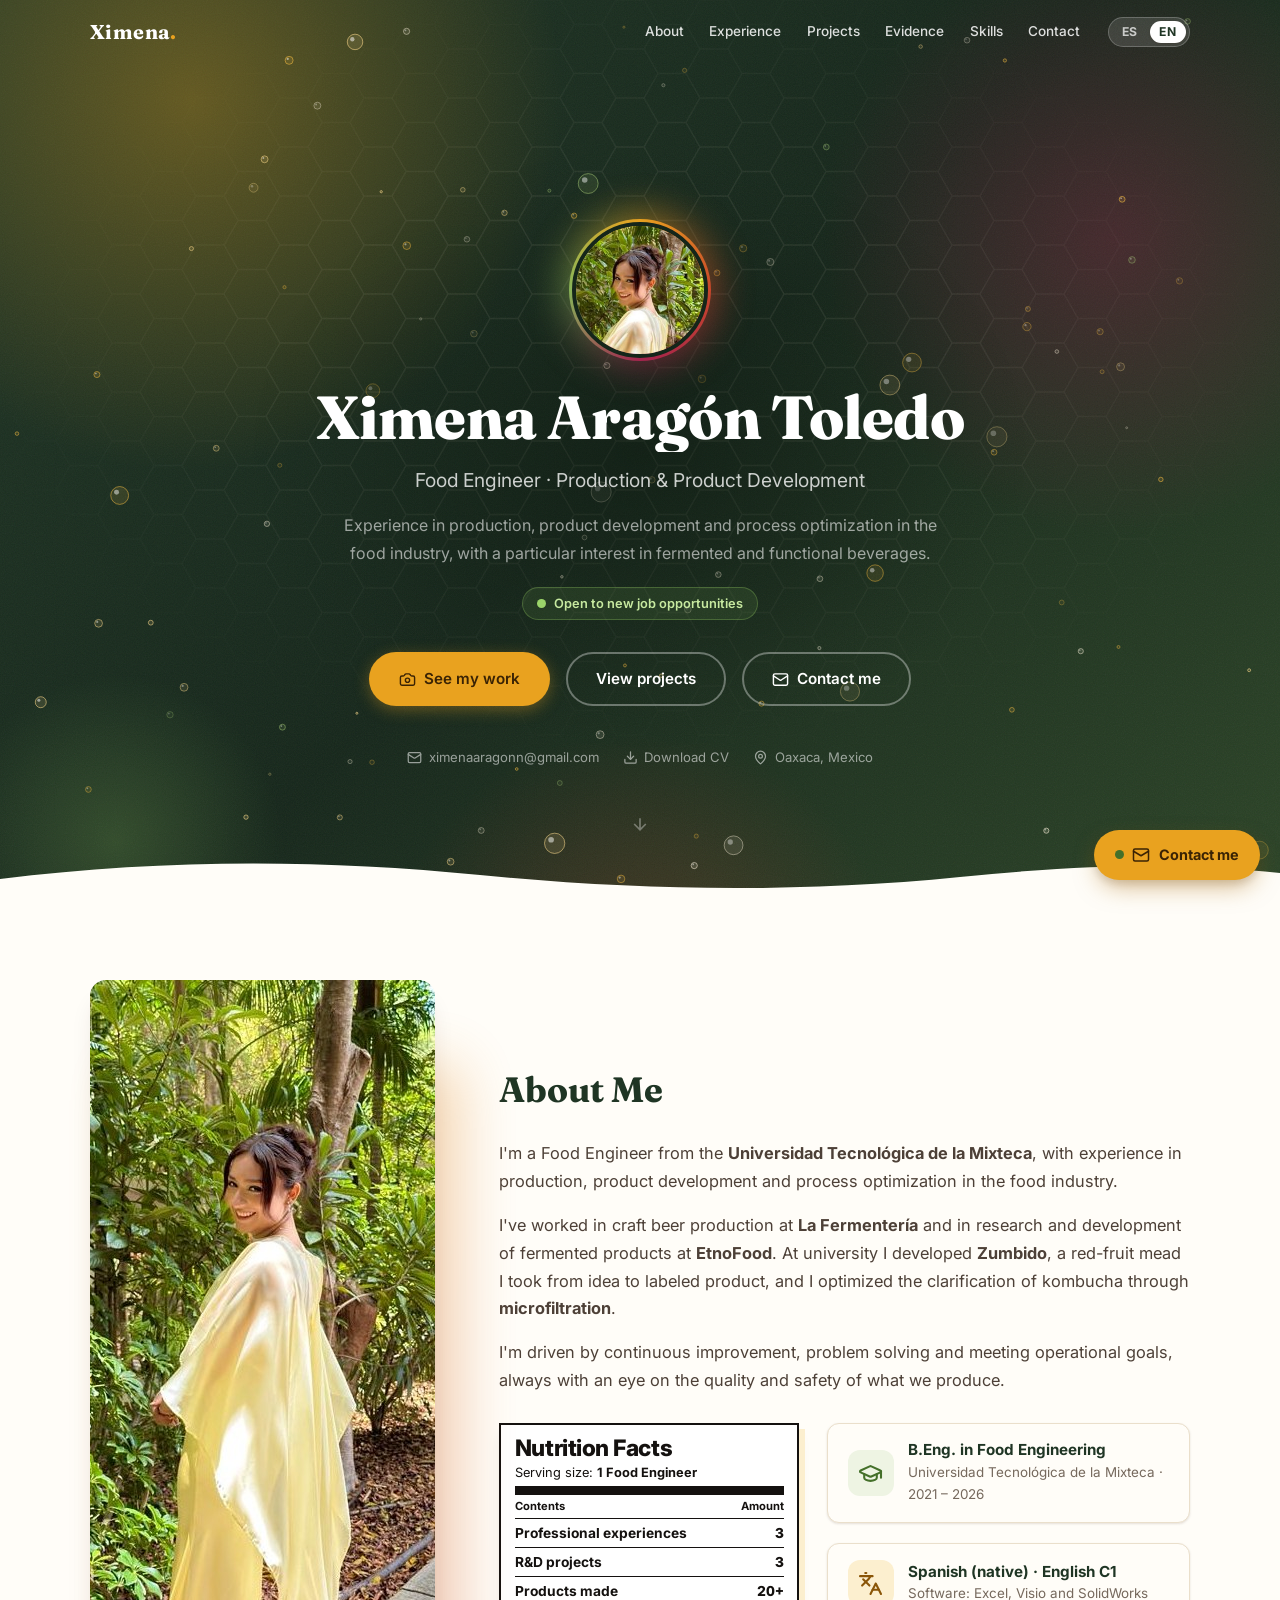
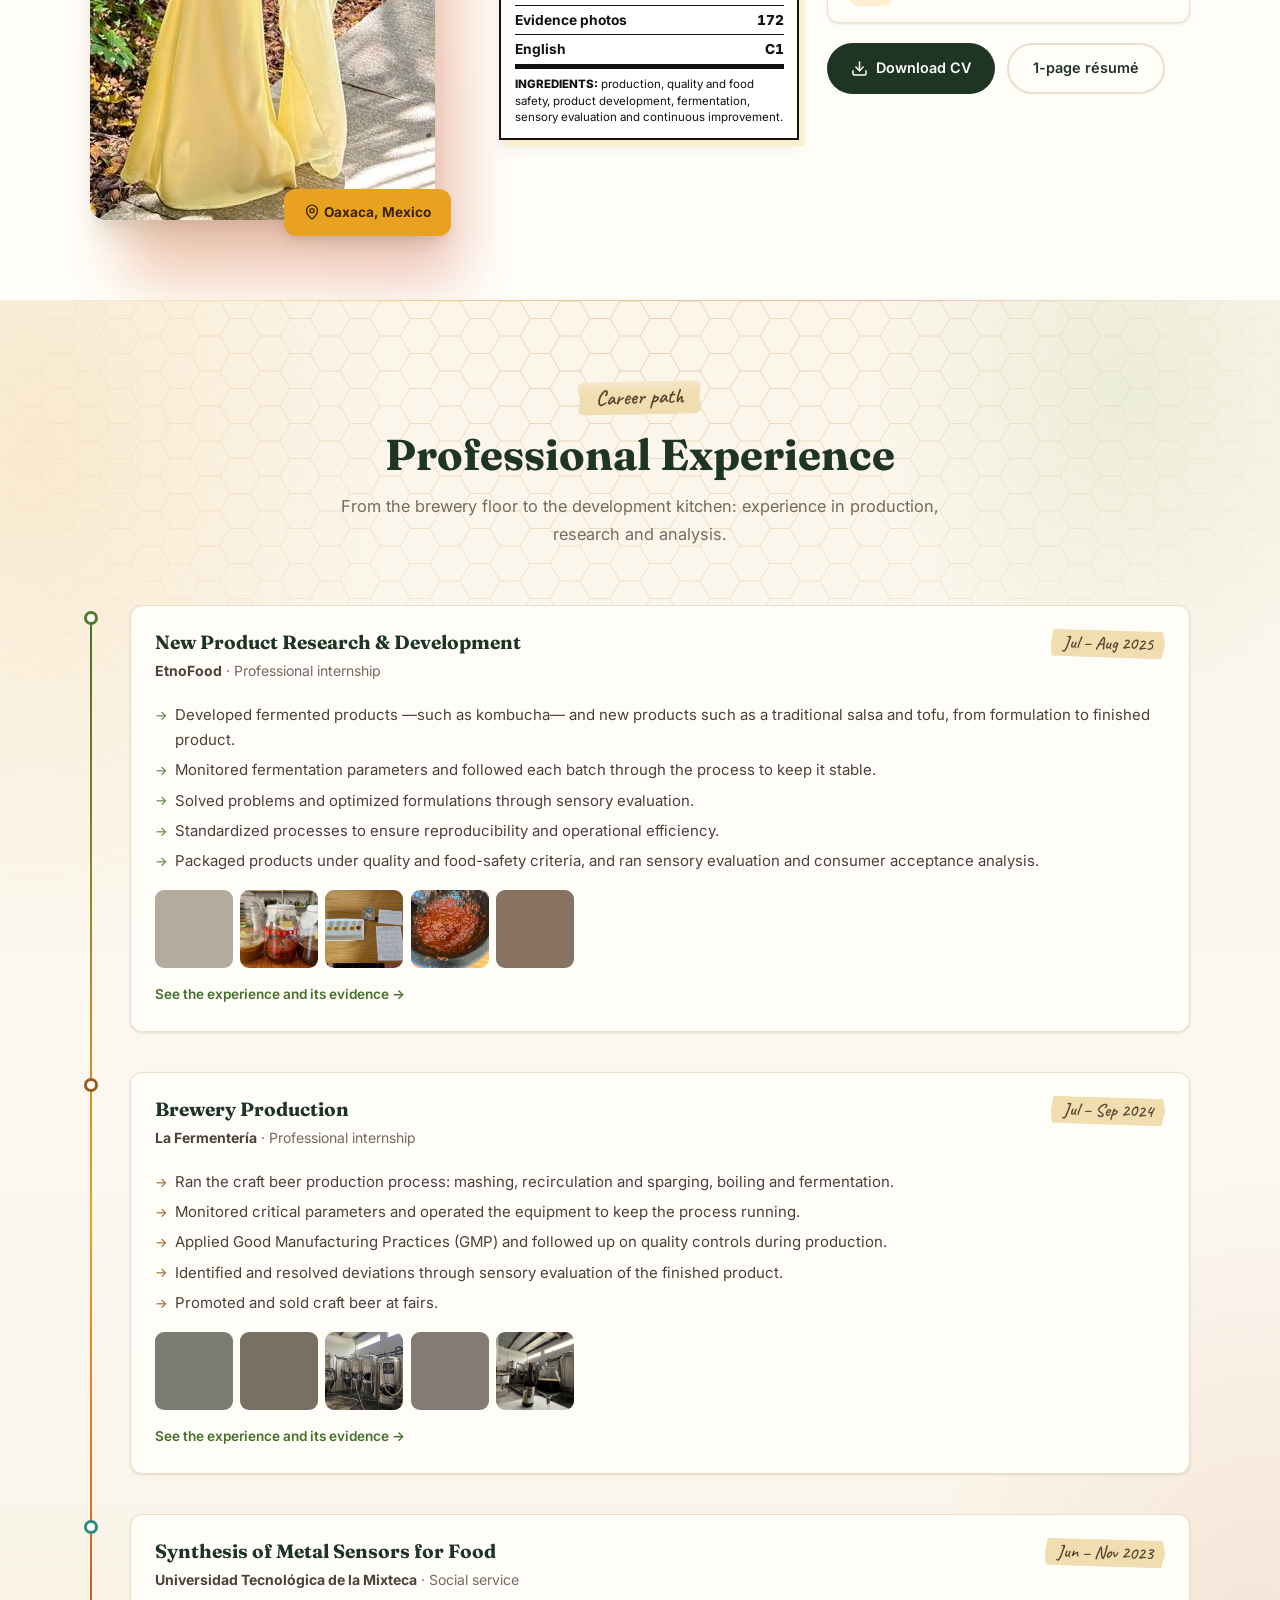
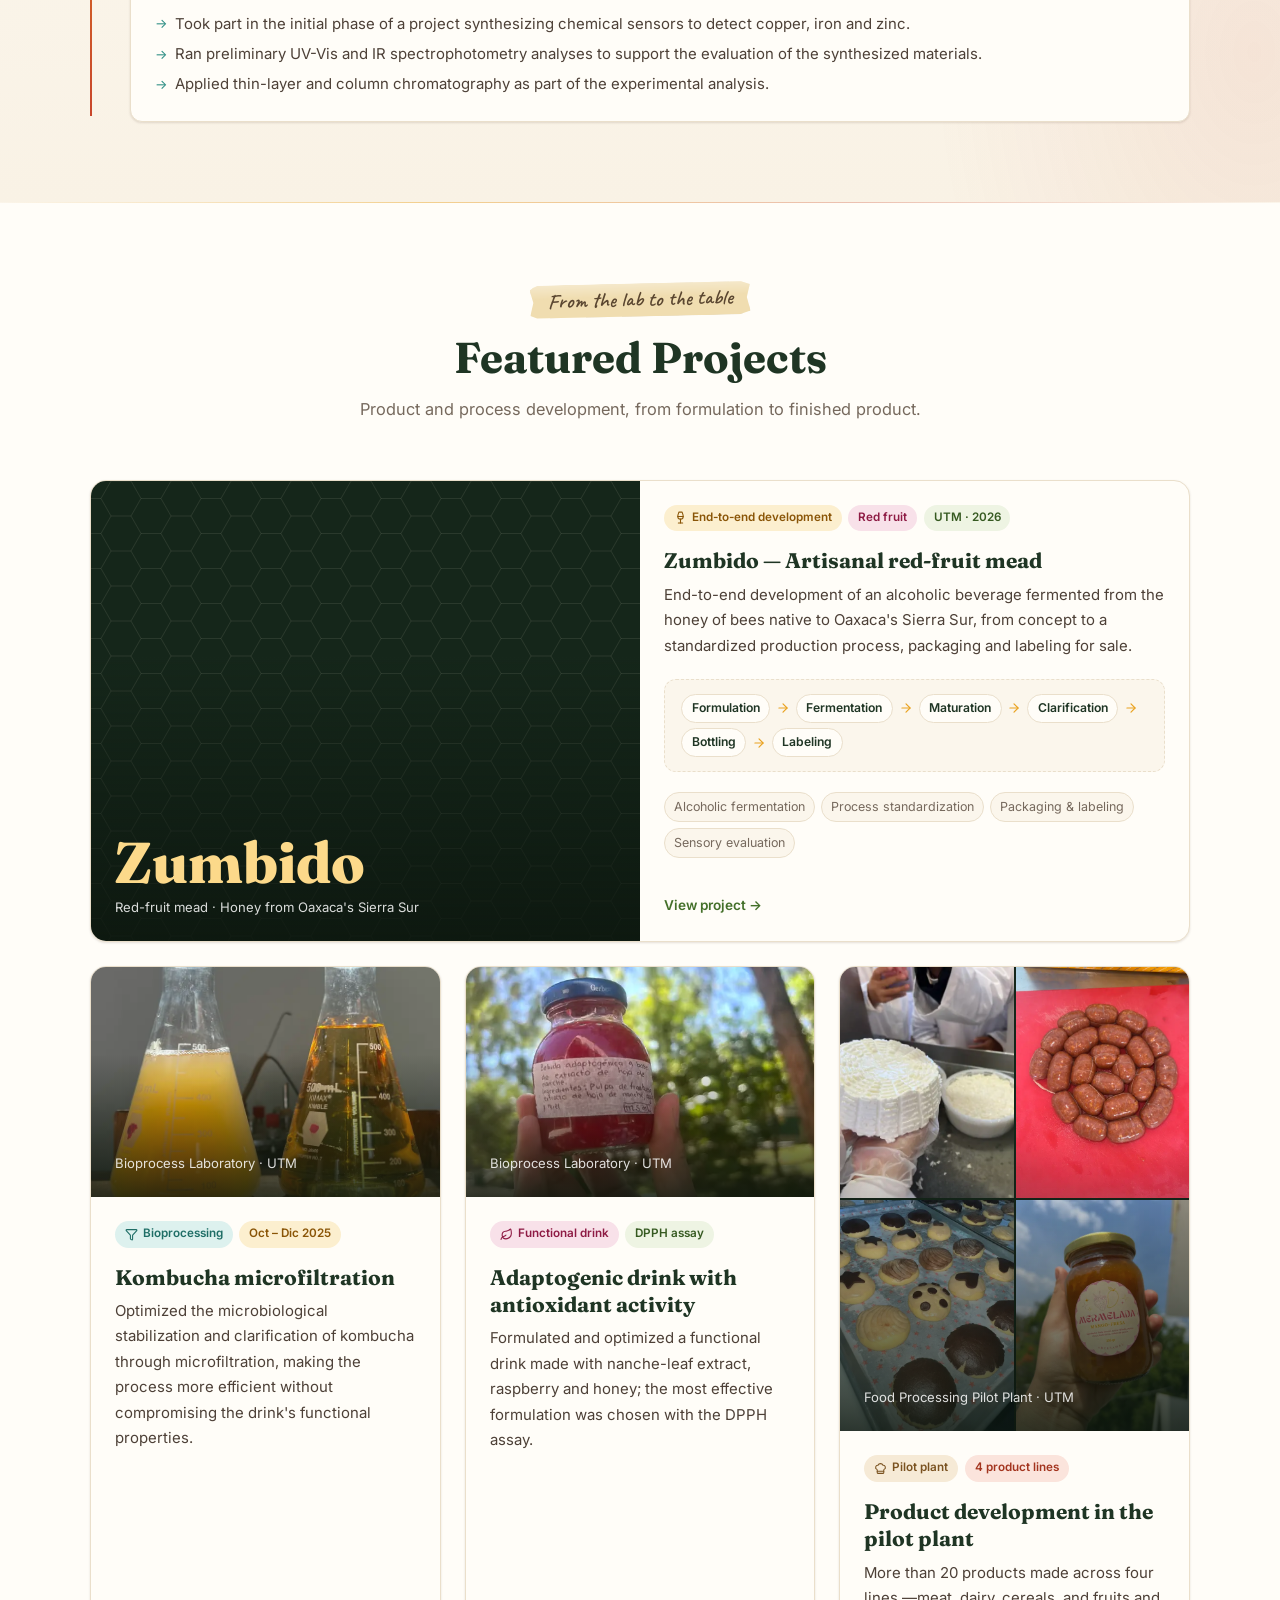
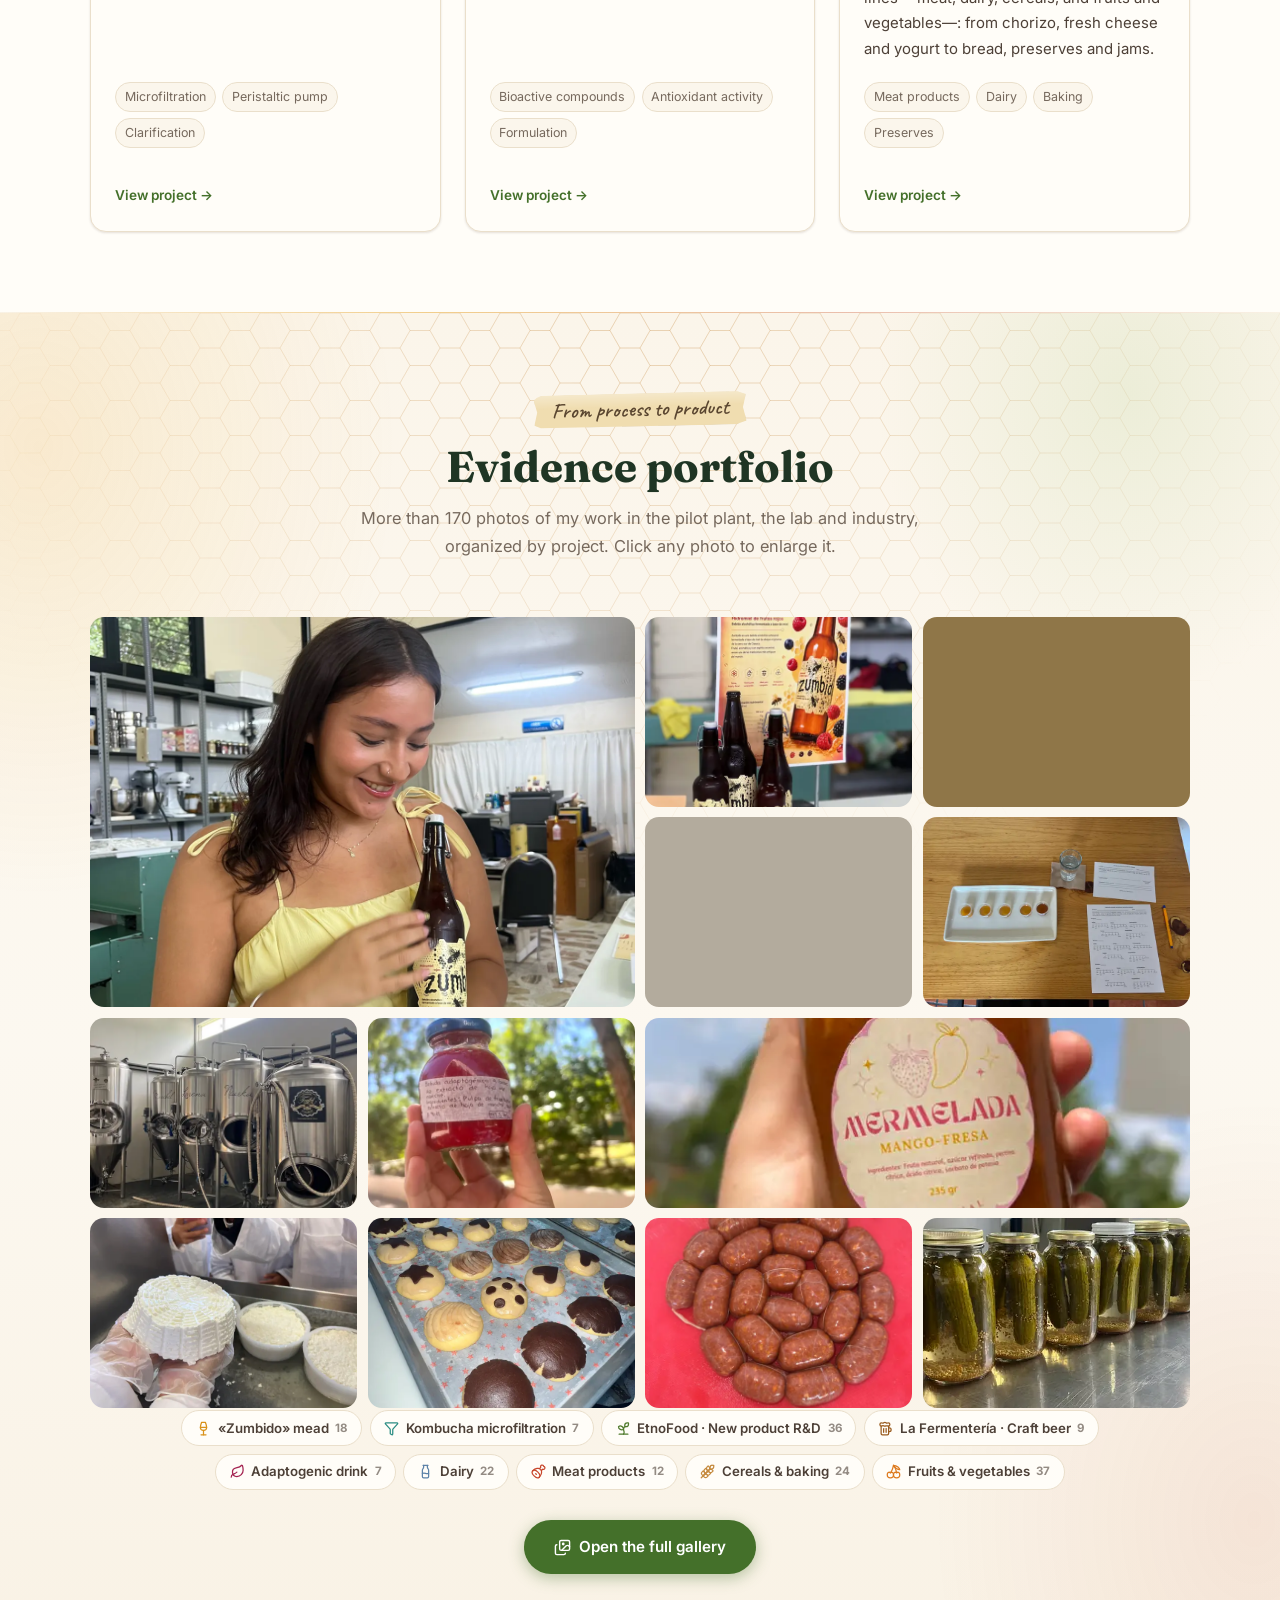
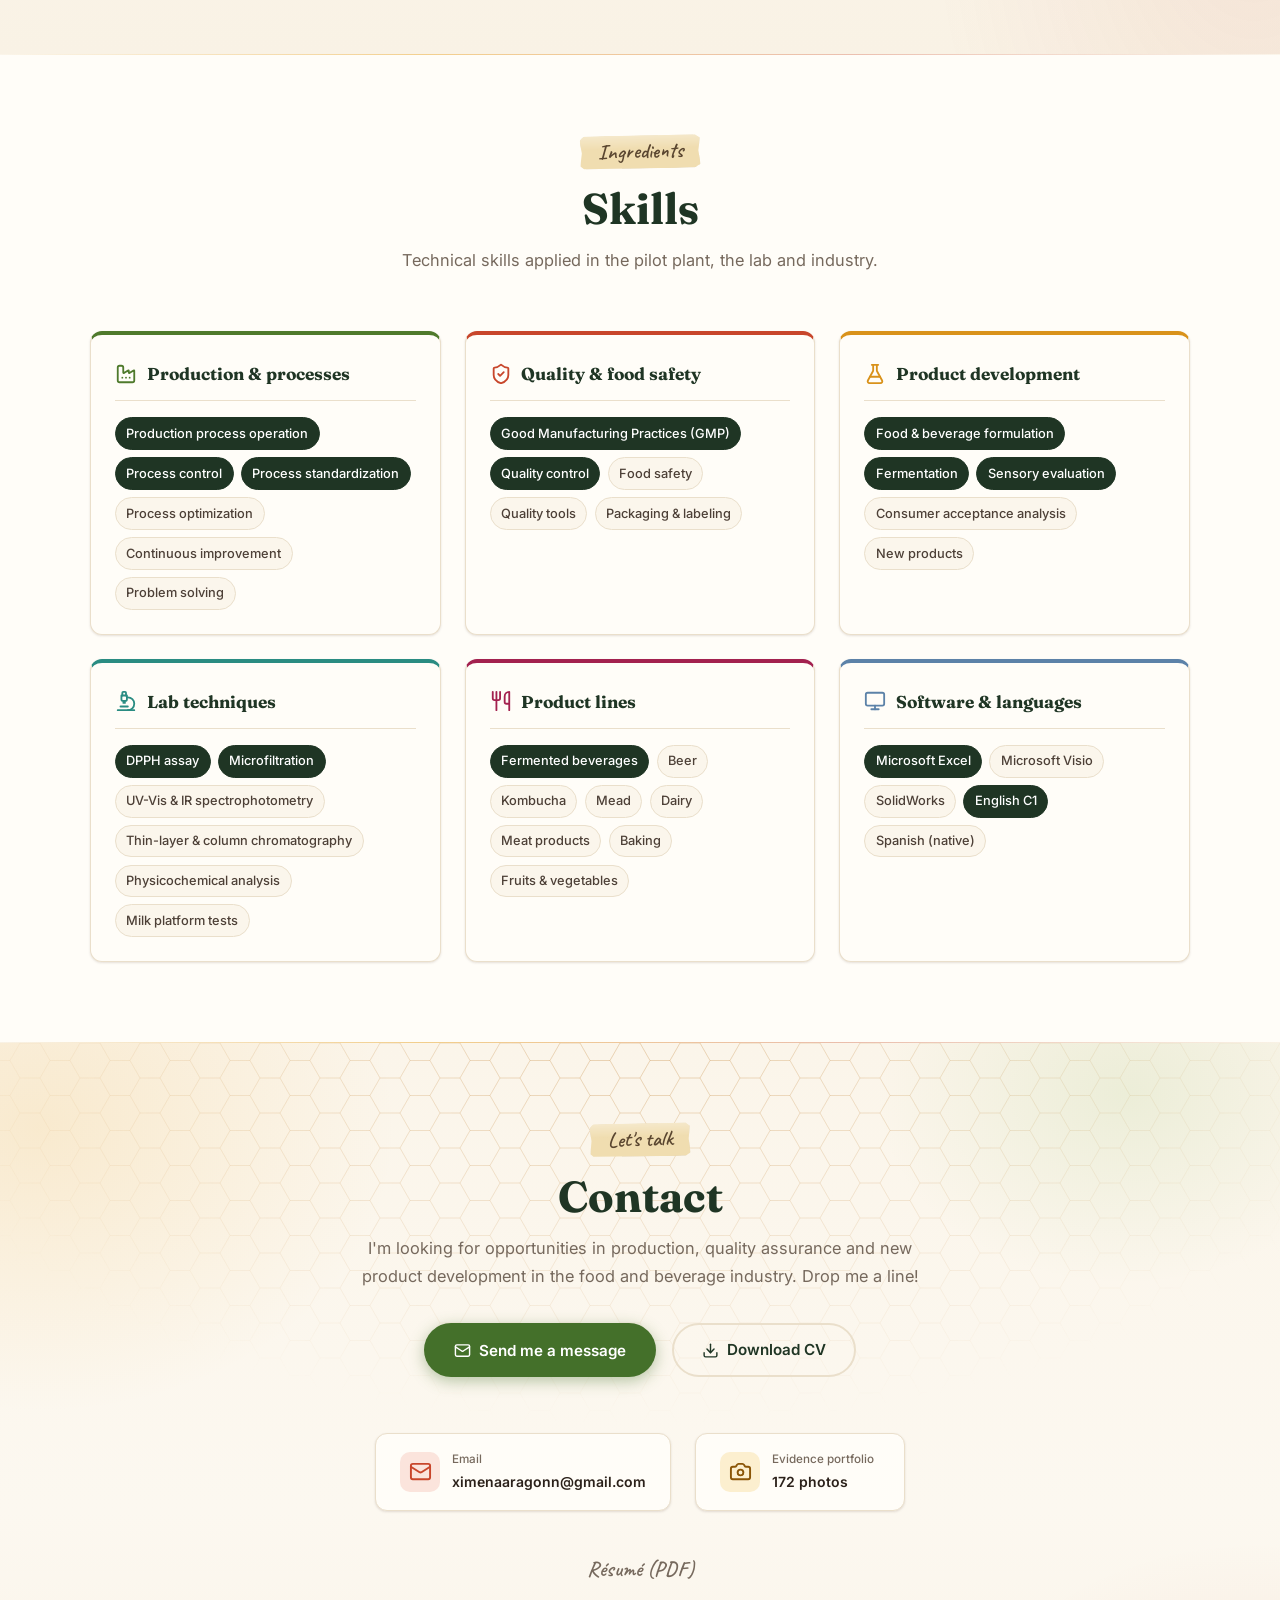
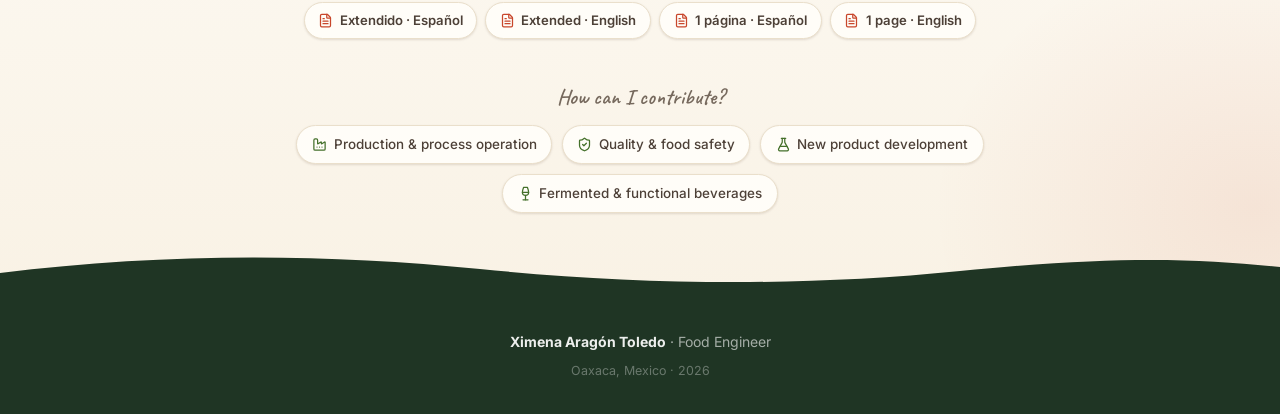
<file: index.html>
<!DOCTYPE html>
<html lang="es">
<head>
<meta charset="UTF-8">
<meta name="viewport" content="width=device-width, initial-scale=1.0, viewport-fit=cover">
<meta name="theme-color" content="#1F3524">
<meta name="description" content="Portafolio de Ximena Aragón Toledo — Ingeniera en Alimentos: producción, desarrollo de productos, bebidas fermentadas y aseguramiento de la calidad e inocuidad.">
<title>Ximena Aragón Toledo | Portafolio</title>
<link rel="preconnect" href="https://fonts.googleapis.com">
<link rel="preconnect" href="https://fonts.gstatic.com" crossorigin>
<link href="https://fonts.googleapis.com/css2?family=Caveat:wght@600&family=Fraunces:opsz,wght@9..144,600;9..144,700;9..144,800&family=Inter:wght@400;500;600;700;800&display=swap" rel="stylesheet">
<link rel="stylesheet" href="assets/css/site.css?v=20261014">
<link rel="icon" href="assets/img/favicon.svg" type="image/svg+xml">
</head>
<body>

<!-- ═══ NAV ═══ -->
<nav id="nav">
  <a href="#inicio" class="nav-logo">Ximena<span>.</span></a>
  <div class="nav-right">
    <ul class="nav-links" id="navLinks">
      <li><a href="#sobre-mi" data-i18n="nav.about">Sobre mí</a></li>
      <li><a href="#experiencia" data-i18n="nav.experience">Experiencia</a></li>
      <li><a href="#proyectos" data-i18n="nav.projects">Proyectos</a></li>
      <li><a href="#evidencias" data-i18n="nav.evidence">Evidencias</a></li>
      <li><a href="#habilidades" data-i18n="nav.skills">Habilidades</a></li>
      <li><a href="#contacto" data-i18n="nav.contact">Contacto</a></li>
    </ul>
    <div class="lang-switch" role="group" aria-label="Language / Idioma">
      <button class="lang-btn" data-lang="es" aria-label="Español">ES</button>
      <button class="lang-btn" data-lang="en" aria-label="English">EN</button>
    </div>
    <button class="nav-toggle" id="navToggle" aria-label="Menú" data-i18n-attr="aria-label:nav.menu" aria-expanded="false" aria-controls="navLinks">
      <span></span><span></span><span></span>
    </button>
  </div>
</nav>

<!-- ═══ HERO ═══ -->
<section id="inicio">
  <div class="hero-inner">
    <div class="hero-badge" id="heroBadge"><i class="ic ic-wine"></i> Hidromiel «Zumbido» · Desarrollo integral</div>
    <div class="hero-photo-wrap"><img src="assets/img/foto-perfil.jpg" alt="Ximena Aragón Toledo" class="hero-photo" width="460" height="460"></div>
    <h1>Ximena Aragón Toledo</h1>
    <p class="hero-title" data-i18n="hero.title">Ingeniera en Alimentos · Producción y Desarrollo de Productos</p>
    <p class="hero-sub" data-i18n="hero.sub">Experiencia en producción, desarrollo de productos y optimización de procesos en la industria alimentaria, con especial interés en las bebidas fermentadas y funcionales.</p>
    <p class="avail"><span class="pulse" aria-hidden="true"></span><span data-i18n="hero.avail">Disponible para nuevas oportunidades laborales</span></p>
    <div class="hero-cta">
      <a href="galeria.html" class="btn btn-honey" data-i18n="hero.cta1"><i class="ic ic-camera"></i> Ver evidencias</a>
      <a href="#proyectos" class="btn btn-outline" data-i18n="hero.cta2">Ver proyectos</a>
      <a href="#contacto" class="btn btn-outline" data-contact-open data-i18n="hero.cta3"><i class="ic ic-mail"></i> Contáctame</a>
    </div>
    <div class="hero-socials">
      <a href="mailto:ximenaaragonn@gmail.com" class="hero-social"><i class="ic ic-mail"></i> ximenaaragonn@gmail.com</a>
      <a href="cv/CV_XimenaAragonToledo_ES.pdf" class="hero-social" download data-i18n-attr="href:cv.ext" data-i18n="hero.cv"><i class="ic ic-download"></i> Descargar CV</a>
      <span class="hero-social" data-i18n="hero.loc"><i class="ic ic-pin"></i> Oaxaca, México</span>
    </div>
  </div>
  <div class="scroll-ind">
    <svg width="20" height="20" viewBox="0 0 24 24" fill="none" stroke="currentColor" stroke-width="2"><path d="M12 5v14M5 12l7 7 7-7"/></svg>
  </div>
</section>

<!-- ═══ ABOUT ═══ -->
<section id="sobre-mi">
  <div class="container">
    <div class="about-grid">
      <div class="about-photo-wrap reveal">
        <img src="assets/img/foto-retrato.jpg" alt="Ximena Aragón Toledo" class="about-photo" width="630" height="840" loading="lazy">
        <div class="about-badge" data-i18n="about.badge"><i class="ic ic-pin"></i> Oaxaca, México</div>
      </div>
      <div class="about-content reveal">
        <h2 data-i18n="about.title">Sobre mí</h2>
        <p data-i18n="about.p1">Soy Ingeniera en Alimentos por la <strong>Universidad Tecnológica de la Mixteca</strong>, con experiencia en producción, desarrollo de productos y optimización de procesos en la industria alimentaria.</p>
        <p data-i18n="about.p2">He trabajado en la producción de cerveza artesanal en <strong>La Fermentería</strong> y en la investigación y desarrollo de productos fermentados en <strong>EtnoFood</strong>. En la universidad desarrollé <strong>Zumbido</strong>, un hidromiel de frutos rojos que llevé de la idea al producto etiquetado, y optimicé la clarificación de kombucha mediante <strong>microfiltración</strong>.</p>
        <p data-i18n="about.p3">Me oriento a la mejora continua, la resolución de problemas y el cumplimiento de objetivos operativos, siempre con atención a la calidad e inocuidad de lo que se produce.</p>
        <div class="about-row">
          <div class="nf" role="group" aria-label="Resumen en formato de información nutrimental" data-i18n-attr="aria-label:nf.aria">
            <div class="nf-t" data-i18n="nf.t">Información nutrimental</div>
            <div class="nf-s" data-i18n="nf.s">Porción: <b>1 Ingeniera en Alimentos</b></div>
            <div class="nf-h"><span data-i18n="nf.h1">Contenido</span><span data-i18n="nf.h2">Cantidad</span></div>
            <div class="nf-row"><b data-i18n="nf.r1">Experiencias profesionales</b><span class="v">3</span></div>
            <div class="nf-row"><b data-i18n="nf.r2">Proyectos de I+D</b><span class="v">3</span></div>
            <div class="nf-row"><b data-i18n="nf.r3">Productos elaborados</b><span class="v">20+</span></div>
            <div class="nf-row"><b data-i18n="nf.r4">Fotos de evidencia</b><span class="v" data-count>172</span></div>
            <div class="nf-row thick"><b data-i18n="nf.r5">Inglés</b><span class="v">C1</span></div>
            <p class="nf-ing" data-i18n="nf.ing"><b>Ingredientes:</b> producción, calidad e inocuidad, desarrollo de productos, fermentaciones, evaluación sensorial y mejora continua.</p>
          </div>
          <div class="about-side">
            <div class="edu">
              <span class="edu-ico"><i class="ic ic-cap"></i></span>
              <div>
                <div class="edu-t" data-i18n="edu.t">Ingeniería en Alimentos</div>
                <div class="edu-s">Universidad Tecnológica de la Mixteca · 2021 – 2026</div>
              </div>
            </div>
            <div class="edu">
              <span class="edu-ico" style="background:var(--honey-l);color:var(--honey-tx)"><i class="ic ic-languages"></i></span>
              <div>
                <div class="edu-t" data-i18n="lang.t">Español nativo · Inglés C1</div>
                <div class="edu-s" data-i18n="lang.s">Software: Excel, Visio y SolidWorks</div>
              </div>
            </div>
            <div class="about-actions">
              <a href="cv/CV_XimenaAragonToledo_ES.pdf" download class="btn-dark" data-i18n-attr="href:cv.ext" data-i18n="about.cv"><i class="ic ic-download"></i> Descargar CV</a>
              <a href="cv/CV_XimenaAragonToledo_1pag_ES.pdf" download class="btn-ghost" data-i18n-attr="href:cv.one" data-i18n="about.cv1">CV de 1 página</a>
            </div>
          </div>
        </div>
      </div>
    </div>
  </div>
</section>

<!-- ═══ EXPERIENCE ═══ -->
<section id="experiencia">
  <div class="container">
    <div class="sec-hd reveal">
      <span class="sec-label" data-i18n="exp.label">Trayectoria</span>
      <h2 class="sec-title" data-i18n="exp.title">Experiencia Profesional</h2>
      <p class="sec-desc" data-i18n="exp.desc">De la planta cervecera al área de desarrollo: experiencia en producción, investigación y análisis.</p>
    </div>
    <div class="timeline">

      <div class="tl-item reveal" style="--c:#4F7A2C">
        <div class="tl-dot"></div>
        <div class="tl-card">
          <div class="tl-meta">
            <div>
              <div class="tl-title" data-i18n="exp1.title">Investigación y Desarrollo de Nuevos Productos</div>
              <div class="tl-org" data-i18n="exp1.org"><strong>EtnoFood</strong> · Prácticas profesionales</div>
            </div>
            <span class="tl-period" data-i18n="exp1.period">Jul – Ago 2025</span>
          </div>
          <ul class="tl-list">
            <li data-i18n="exp1.li1">Desarrollé productos fermentados —como kombucha— y nuevos productos como salsa tradicional y tofu, desde la formulación hasta el producto terminado.</li>
            <li data-i18n="exp1.li2">Monitoreé los parámetros de fermentación y di seguimiento al proceso por lotes para asegurar su estabilidad.</li>
            <li data-i18n="exp1.li3">Resolví problemas y optimicé formulaciones mediante evaluaciones sensoriales.</li>
            <li data-i18n="exp1.li4">Estandaricé procesos para garantizar reproducibilidad y eficiencia operativa.</li>
            <li data-i18n="exp1.li5">Envasé con criterios de calidad e inocuidad y realicé evaluación sensorial y análisis de aceptación del consumidor.</li>
          </ul>
          <div class="tl-thumbs" data-thumbs="etno-tofu/img-2479 etno-kombucha/img-1924 etno-sensorial/img-2590 etno-salsa/img-2637 etno-kombucha/img-2526"></div>
          <a href="experiencia/etnofood.html" class="tl-more" data-i18n="exp.more">Ver la experiencia y sus evidencias →</a>
        </div>
      </div>

      <div class="tl-item reveal" style="--c:#9A5B1E">
        <div class="tl-dot"></div>
        <div class="tl-card">
          <div class="tl-meta">
            <div>
              <div class="tl-title" data-i18n="exp2.title">Producción en Planta Cervecera</div>
              <div class="tl-org" data-i18n="exp2.org"><strong>La Fermentería</strong> · Prácticas profesionales</div>
            </div>
            <span class="tl-period" data-i18n="exp2.period">Jul – Sep 2024</span>
          </div>
          <ul class="tl-list">
            <li data-i18n="exp2.li1">Ejecuté el proceso productivo de cerveza artesanal: maceración, recirculación y lavado del grano, hervido y fermentación.</li>
            <li data-i18n="exp2.li2">Monitoreé parámetros críticos y operé los equipos para asegurar la continuidad del proceso.</li>
            <li data-i18n="exp2.li3">Apliqué Buenas Prácticas de Manufactura (BPM) y di seguimiento a los controles de calidad durante la producción.</li>
            <li data-i18n="exp2.li4">Identifiqué y resolví desviaciones mediante la evaluación sensorial del producto terminado.</li>
            <li data-i18n="exp2.li5">Promoví y vendí cerveza artesanal en ferias.</li>
          </ul>
          <div class="tl-thumbs" data-thumbs="cerveceria/img-0711 cerveceria/img-0715 cerveceria/img-1289 cerveceria/img-1318 cerveceria/img-1300"></div>
          <a href="experiencia/la-fermenteria.html" class="tl-more" data-i18n="exp.more">Ver la experiencia y sus evidencias →</a>
        </div>
      </div>

      <div class="tl-item reveal" style="--c:#2A8C82">
        <div class="tl-dot"></div>
        <div class="tl-card">
          <div class="tl-meta">
            <div>
              <div class="tl-title" data-i18n="exp3.title">Síntesis de Sensores de Metales en Alimentos</div>
              <div class="tl-org" data-i18n="exp3.org"><strong>Universidad Tecnológica de la Mixteca</strong> · Servicio social</div>
            </div>
            <span class="tl-period" data-i18n="exp3.period">Jun – Nov 2023</span>
          </div>
          <ul class="tl-list">
            <li data-i18n="exp3.li1">Participé en la fase inicial de un proyecto de síntesis de sensores químicos para la detección de cobre, hierro y zinc.</li>
            <li data-i18n="exp3.li2">Realicé análisis preliminares mediante espectrofotometría UV-Vis e IR para apoyar la evaluación de los materiales sintetizados.</li>
            <li data-i18n="exp3.li3">Apliqué técnicas de cromatografía en capa fina y en columna como parte del análisis experimental.</li>
          </ul>
        </div>
      </div>

    </div>
  </div>
</section>

<!-- ═══ PROJECTS ═══ -->
<section id="proyectos">
  <div class="container">
    <div class="sec-hd reveal">
      <span class="sec-label" data-i18n="proj.label">Del laboratorio a la mesa</span>
      <h2 class="sec-title" data-i18n="proj.title">Proyectos Destacados</h2>
      <p class="sec-desc" data-i18n="proj.desc">Desarrollo de productos y procesos, de la formulación al producto terminado.</p>
    </div>

    <div class="proj-grid">

      <!-- FEATURED: Zumbido -->
      <article class="proj-card feat reveal">
        <div class="proj-banner photo comb" style="view-transition-name:vt-zumbido">
          <img src="assets/img/evidencias/hidromiel/img-2517-720.webp" srcset="assets/img/evidencias/hidromiel/img-2517-720.webp 540w, assets/img/evidencias/hidromiel/img-2517-1600.webp 1200w" sizes="(max-width: 900px) 100vw, 550px" width="540" height="720" alt="Botellas de Zumbido, hidromiel de frutos rojos" data-i18n-attr="alt:proj.z.alt" loading="lazy" decoding="async" style="object-position:center 60%">
          <div class="proj-art">
            <div class="proj-logo">Zumbido</div>
            <div class="proj-logo-sub" data-i18n="proj.z.sub">Hidromiel de frutos rojos · Miel de la Sierra Sur de Oaxaca</div>
          </div>
        </div>
        <div class="proj-body">
          <div class="badges">
            <span class="badge b-honey" data-i18n="proj.z.b1"><i class="ic ic-wine"></i> Desarrollo integral</span>
            <span class="badge b-berry" data-i18n="proj.z.b2">Frutos rojos</span>
            <span class="badge b-herb">UTM · 2026</span>
          </div>
          <h3 class="proj-title"><a href="proyectos/hidromiel-zumbido.html" class="stretch" data-i18n="proj.z.title">Zumbido — Hidromiel artesanal de frutos rojos</a></h3>
          <p class="proj-desc" data-i18n="proj.z.desc">Desarrollo integral de una bebida alcohólica fermentada a base de miel de abejas de la Sierra Sur de Oaxaca, desde la conceptualización hasta la estandarización del proceso productivo, el envasado y el etiquetado para su comercialización.</p>
          <div class="flow" role="list" aria-label="Etapas del proceso" data-i18n-attr="aria-label:proj.z.flow">
            <span role="listitem" data-i18n="proj.z.f1">Formulación</span><i class="ic ic-arrow"></i>
            <span role="listitem" data-i18n="proj.z.f2">Fermentación</span><i class="ic ic-arrow"></i>
            <span role="listitem" data-i18n="proj.z.f3">Maduración</span><i class="ic ic-arrow"></i>
            <span role="listitem" data-i18n="proj.z.f4">Clarificación</span><i class="ic ic-arrow"></i>
            <span role="listitem" data-i18n="proj.z.f5">Embotellado</span><i class="ic ic-arrow"></i>
            <span role="listitem" data-i18n="proj.z.f6">Etiquetado</span>
          </div>
          <div class="tags">
            <span class="tag" data-i18n="proj.z.t1">Fermentación alcohólica</span><span class="tag" data-i18n="proj.z.t2">Estandarización de proceso</span>
            <span class="tag" data-i18n="proj.z.t3">Envasado y etiquetado</span><span class="tag" data-i18n="proj.z.t4">Evaluación sensorial</span>
          </div>
          <span class="more" data-i18n="proj.more">Ver proyecto →</span>
        </div>
      </article>

      <!-- Kombucha microfiltration -->
      <article class="proj-card reveal">
        <div class="proj-banner photo" style="view-transition-name:vt-kombucha">
          <img src="assets/img/evidencias/microfiltracion/img-7932-720.webp" srcset="assets/img/evidencias/microfiltracion/img-7932-720.webp 720w, assets/img/evidencias/microfiltracion/img-7932-1600.webp 1600w" sizes="(max-width: 480px) 100vw, 360px" width="720" height="648" alt="Kombucha sin filtrar junto a kombucha microfiltrada" data-i18n-attr="alt:proj.k.alt" loading="lazy" decoding="async">
          <div class="proj-art">
            <div class="proj-logo-sub" data-i18n="proj.k.sub">Laboratorio de Bioprocesos · UTM</div>
          </div>
        </div>
        <div class="proj-body">
          <div class="badges">
            <span class="badge b-teal" data-i18n="proj.k.b1"><i class="ic ic-funnel"></i> Bioprocesos</span>
            <span class="badge b-honey">Oct – Dic 2025</span>
          </div>
          <h3 class="proj-title"><a href="proyectos/microfiltracion-kombucha.html" class="stretch" data-i18n="proj.k.title">Microfiltración de kombucha</a></h3>
          <p class="proj-desc" data-i18n="proj.k.desc">Optimización de la estabilización microbiológica y la clarificación de la kombucha mediante microfiltración, mejorando la eficiencia del proceso sin comprometer sus propiedades funcionales.</p>
          <div class="tags">
            <span class="tag" data-i18n="proj.k.t1">Microfiltración</span><span class="tag" data-i18n="proj.k.t2">Bomba peristáltica</span><span class="tag" data-i18n="proj.k.t3">Clarificación</span>
          </div>
          <span class="more" data-i18n="proj.more">Ver proyecto →</span>
        </div>
      </article>

      <!-- Adaptogenic drink -->
      <article class="proj-card reveal">
        <div class="proj-banner photo" style="view-transition-name:vt-bebida">
          <img src="assets/img/evidencias/bebida-adaptogena/img-5750-720.webp" srcset="assets/img/evidencias/bebida-adaptogena/img-5750-720.webp 540w, assets/img/evidencias/bebida-adaptogena/img-5750-1600.webp 1200w" sizes="(max-width: 480px) 100vw, 360px" width="540" height="720" alt="Prototipo de la bebida adaptógena de hoja de nanche con su etiqueta" data-i18n-attr="alt:proj.b.alt" loading="lazy" decoding="async" style="object-position:center 40%">
          <div class="proj-art">
            <div class="proj-logo-sub" data-i18n="proj.b.sub">Laboratorio de Bioprocesos · UTM</div>
          </div>
        </div>
        <div class="proj-body">
          <div class="badges">
            <span class="badge b-berry" data-i18n="proj.b.b1"><i class="ic ic-leaf"></i> Bebida funcional</span>
            <span class="badge b-herb" data-i18n="proj.b.b2">Ensayo DPPH</span>
          </div>
          <h3 class="proj-title"><a href="proyectos/bebida-adaptogena.html" class="stretch" data-i18n="proj.b.title">Bebida adaptógena con actividad antioxidante</a></h3>
          <p class="proj-desc" data-i18n="proj.b.desc">Formulación y optimización de una bebida funcional a base de extracto de hoja de nanche, frambuesa y miel; la formulación más eficiente se eligió mediante el ensayo DPPH.</p>
          <div class="tags">
            <span class="tag" data-i18n="proj.b.t1">Compuestos bioactivos</span><span class="tag" data-i18n="proj.b.t2">Actividad antioxidante</span><span class="tag" data-i18n="proj.b.t3">Formulación</span>
          </div>
          <span class="more" data-i18n="proj.more">Ver proyecto →</span>
        </div>
      </article>

      <!-- Pilot plant -->
      <article class="proj-card reveal">
        <div class="proj-banner photo quad" style="view-transition-name:vt-planta">
          <img src="assets/img/evidencias/lacteos-queso/img-0085-720.webp" width="720" height="540" alt="" loading="lazy" decoding="async">
          <img src="assets/img/evidencias/carnicos-chorizo/img-5673-720.webp" width="540" height="720" alt="" loading="lazy" decoding="async">
          <img src="assets/img/evidencias/cereales/img-5944-720.webp" width="720" height="680" alt="" loading="lazy" decoding="async">
          <img src="assets/img/evidencias/fh-mermelada/img-9430-720.webp" width="540" height="720" alt="" loading="lazy" decoding="async" style="object-position:center 60%">
          <div class="proj-art">
            <div class="proj-logo-sub" data-i18n="proj.p.sub">Talleres de Procesamiento de Alimentos · UTM</div>
          </div>
        </div>
        <div class="proj-body">
          <div class="badges">
            <span class="badge b-wheat" data-i18n="proj.p.b1"><i class="ic ic-chef"></i> Planta piloto</span>
            <span class="badge b-tomato" data-i18n="proj.p.b2">4 líneas de producto</span>
          </div>
          <h3 class="proj-title"><a href="proyectos/planta-piloto.html" class="stretch" data-i18n="proj.p.title">Desarrollo de productos en planta piloto</a></h3>
          <p class="proj-desc" data-i18n="proj.p.desc">Más de 20 productos elaborados en cuatro líneas —cárnicos, lácteos, cereales y frutas y hortalizas—: de chorizo, queso fresco y yogurt a pan, conservas y mermeladas.</p>
          <div class="tags">
            <span class="tag" data-i18n="proj.p.t1">Cárnicos</span><span class="tag" data-i18n="proj.p.t2">Lácteos</span><span class="tag" data-i18n="proj.p.t3">Panificación</span><span class="tag" data-i18n="proj.p.t4">Conservas</span>
          </div>
          <span class="more" data-i18n="proj.more">Ver proyecto →</span>
        </div>
      </article>

    </div>
  </div>
</section>

<!-- ═══ EVIDENCE ═══ -->
<section id="evidencias">
  <div class="container">
    <div class="sec-hd reveal">
      <span class="sec-label" data-i18n="ev.label">Del proceso al producto</span>
      <h2 class="sec-title" data-i18n="ev.title">Portafolio de evidencias</h2>
      <p class="sec-desc" data-i18n="ev.desc">Más de 170 fotografías de mi trabajo en planta piloto, laboratorio y empresa, organizadas por proyecto. Haz clic en cualquier foto para ampliarla.</p>
    </div>
    <div class="mosaic reveal" data-mosaic></div>
    <div class="gal-cols chips reveal" data-gal-links></div>
    <div class="gal-cta reveal">
      <a href="galeria.html" class="btn btn-primary" data-i18n="ev.cta"><i class="ic ic-images"></i> Ver la galería completa</a>
    </div>
  </div>
</section>

<!-- ═══ SKILLS ═══ -->
<section id="habilidades">
  <div class="container">
    <div class="sec-hd reveal">
      <span class="sec-label" data-i18n="sk.label">Ingredientes</span>
      <h2 class="sec-title" data-i18n="sk.title">Habilidades</h2>
      <p class="sec-desc" data-i18n="sk.desc">Competencias técnicas aplicadas en planta, laboratorio y empresa.</p>
    </div>
    <div class="skills-grid">

      <div class="sk-group reveal" style="--c:#4F7A2C">
        <div class="sk-title"><span class="sk-ico"><i class="ic ic-factory"></i></span><span data-i18n="sk.g1">Producción y procesos</span></div>
        <div class="sk-tags">
          <span class="sk-tag hi" data-i18n="sk.t11">Operación de procesos productivos</span>
          <span class="sk-tag hi" data-i18n="sk.t12">Control de procesos</span>
          <span class="sk-tag hi" data-i18n="sk.t13">Estandarización de procesos</span>
          <span class="sk-tag" data-i18n="sk.t14">Optimización de procesos</span>
          <span class="sk-tag" data-i18n="sk.t15">Mejora continua</span>
          <span class="sk-tag" data-i18n="sk.t16">Resolución de problemas</span>
        </div>
      </div>

      <div class="sk-group reveal" style="--c:#C8462B">
        <div class="sk-title"><span class="sk-ico"><i class="ic ic-shield"></i></span><span data-i18n="sk.g2">Calidad e inocuidad</span></div>
        <div class="sk-tags">
          <span class="sk-tag hi" data-i18n="sk.t21">Buenas Prácticas de Manufactura (BPM)</span>
          <span class="sk-tag hi" data-i18n="sk.t22">Controles de calidad</span>
          <span class="sk-tag" data-i18n="sk.t23">Inocuidad alimentaria</span>
          <span class="sk-tag" data-i18n="sk.t24">Herramientas de calidad</span>
          <span class="sk-tag" data-i18n="sk.t25">Envasado y etiquetado</span>
        </div>
      </div>

      <div class="sk-group reveal" style="--c:#D9921A">
        <div class="sk-title"><span class="sk-ico"><i class="ic ic-flask"></i></span><span data-i18n="sk.g3">Desarrollo de productos</span></div>
        <div class="sk-tags">
          <span class="sk-tag hi" data-i18n="sk.t31">Formulación de alimentos y bebidas</span>
          <span class="sk-tag hi" data-i18n="sk.t32">Fermentaciones</span>
          <span class="sk-tag hi" data-i18n="sk.t33">Evaluación sensorial</span>
          <span class="sk-tag" data-i18n="sk.t34">Análisis de aceptación del consumidor</span>
          <span class="sk-tag" data-i18n="sk.t35">Nuevos productos</span>
        </div>
      </div>

      <div class="sk-group reveal" style="--c:#2A8C82">
        <div class="sk-title"><span class="sk-ico"><i class="ic ic-microscope"></i></span><span data-i18n="sk.g4">Técnicas de laboratorio</span></div>
        <div class="sk-tags">
          <span class="sk-tag hi" data-i18n="sk.t41">Ensayo DPPH</span>
          <span class="sk-tag hi" data-i18n="sk.t42">Microfiltración</span>
          <span class="sk-tag" data-i18n="sk.t43">Espectrofotometría UV-Vis e IR</span>
          <span class="sk-tag" data-i18n="sk.t44">Cromatografía en capa fina y en columna</span>
          <span class="sk-tag" data-i18n="sk.t45">Análisis fisicoquímicos</span>
          <span class="sk-tag" data-i18n="sk.t46">Pruebas de plataforma en leche</span>
        </div>
      </div>

      <div class="sk-group reveal" style="--c:#A3214F">
        <div class="sk-title"><span class="sk-ico"><i class="ic ic-utensils"></i></span><span data-i18n="sk.g5">Líneas de producto</span></div>
        <div class="sk-tags">
          <span class="sk-tag hi" data-i18n="sk.t51">Bebidas fermentadas</span>
          <span class="sk-tag" data-i18n="sk.t52">Cerveza</span>
          <span class="sk-tag" data-i18n="sk.t53">Kombucha</span>
          <span class="sk-tag" data-i18n="sk.t54">Hidromiel</span>
          <span class="sk-tag" data-i18n="sk.t55">Lácteos</span>
          <span class="sk-tag" data-i18n="sk.t56">Cárnicos</span>
          <span class="sk-tag" data-i18n="sk.t57">Panificación</span>
          <span class="sk-tag" data-i18n="sk.t58">Frutas y hortalizas</span>
        </div>
      </div>

      <div class="sk-group reveal" style="--c:#5C82A8">
        <div class="sk-title"><span class="sk-ico"><i class="ic ic-monitor"></i></span><span data-i18n="sk.g6">Software e idiomas</span></div>
        <div class="sk-tags">
          <span class="sk-tag hi">Microsoft Excel</span>
          <span class="sk-tag">Microsoft Visio</span>
          <span class="sk-tag">SolidWorks</span>
          <span class="sk-tag hi" data-i18n="sk.t64">Inglés C1</span>
          <span class="sk-tag" data-i18n="sk.t65">Español nativo</span>
        </div>
      </div>

    </div>
  </div>
</section>

<!-- ═══ CONTACT ═══ -->
<section id="contacto">
  <div class="container">
    <div class="contact-wrap">
      <div class="sec-hd reveal">
        <span class="sec-label" data-i18n="contact.label">Hablemos</span>
        <h2 class="sec-title" data-i18n="contact.title">Contacto</h2>
        <p class="sec-desc" data-i18n="contact.desc">Busco oportunidades en producción, aseguramiento de la calidad y desarrollo de nuevos productos en la industria de alimentos y bebidas. ¡Escríbeme!</p>
        <div class="contact-cta">
          <button type="button" class="btn btn-primary" data-contact-open data-contact-reason="job" data-i18n="contact.cta"><i class="ic ic-mail"></i> Escríbeme un mensaje</button>
          <a href="cv/CV_XimenaAragonToledo_ES.pdf" download class="btn-ghost" data-i18n-attr="href:cv.ext" data-i18n="about.cv"><i class="ic ic-download"></i> Descargar CV</a>
        </div>
      </div>
      <div class="contact-links reveal">
        <a href="mailto:ximenaaragonn@gmail.com" class="contact-link">
          <div class="cl-ico cl-mail"><i class="ic ic-mail"></i></div>
          <div><div class="cl-lbl">Email</div><div class="cl-val">ximenaaragonn@gmail.com</div></div>
        </a>
        <a href="galeria.html" class="contact-link">
          <div class="cl-ico cl-pin"><i class="ic ic-camera"></i></div>
          <div><div class="cl-lbl" data-i18n="contact.gal">Portafolio de evidencias</div><div class="cl-val"><span data-count>172</span> <span data-i18n="contact.galv">fotografías</span></div></div>
        </a>
      </div>
      <p class="services-lbl reveal" data-i18n="contact.cvs">Currículum en PDF</p>
      <div class="cv-dl reveal">
        <a href="cv/CV_XimenaAragonToledo_ES.pdf" download><i class="ic ic-file"></i> Extendido · Español</a>
        <a href="cv/CV_XimenaAragonToledo_EN.pdf" download><i class="ic ic-file"></i> Extended · English</a>
        <a href="cv/CV_XimenaAragonToledo_1pag_ES.pdf" download><i class="ic ic-file"></i> 1 página · Español</a>
        <a href="cv/CV_XimenaAragonToledo_1page_EN.pdf" download><i class="ic ic-file"></i> 1 page · English</a>
      </div>
      <p class="services-lbl reveal" data-i18n="contact.svc">¿En qué puedo aportar?</p>
      <div class="services reveal">
        <span class="svc" data-i18n="contact.svc1"><i class="ic ic-factory"></i> Producción y operación de procesos</span>
        <span class="svc" data-i18n="contact.svc2"><i class="ic ic-shield"></i> Calidad e inocuidad</span>
        <span class="svc" data-i18n="contact.svc3"><i class="ic ic-flask"></i> Desarrollo de nuevos productos</span>
        <span class="svc" data-i18n="contact.svc4"><i class="ic ic-wine"></i> Bebidas fermentadas y funcionales</span>
      </div>
    </div>
  </div>
</section>

<footer>
  <p data-i18n="footer.by"><strong>Ximena Aragón Toledo</strong> · Ingeniera en Alimentos</p>
  <p style="margin-top:.4rem;font-size:.78rem;opacity:.55" data-i18n="footer.loc">Oaxaca, México · 2026</p>
</footer>

<script>
// ═══ i18n (home) — Spanish lives in the HTML; nav/footer/contact strings live in assets/js/site.js ═══
window.PAGE_I18N = {
  es: {
    "_badges": [
      `<i class="ic ic-wine"></i> Hidromiel «Zumbido» · Desarrollo integral`,
      `<i class="ic ic-cap"></i> Ingeniera en Alimentos · UTM`,
      `<i class="ic ic-factory"></i> Producción · Calidad e inocuidad`,
      `<i class="ic ic-beer"></i> Cerveza · Kombucha · Hidromiel`,
      `<i class="ic ic-flask"></i> I+D de nuevos productos · EtnoFood`,
      `<i class="ic ic-languages"></i> Inglés C1 · Español nativo`,
    ],
  },
  en: {
    "meta.title": `Ximena Aragón Toledo | Portfolio`,
    "meta.desc": `Portfolio of Ximena Aragón Toledo — Food Engineer: production, product development, fermented beverages, and food quality and safety.`,
    "cv.ext": `cv/CV_XimenaAragonToledo_EN.pdf`,
    "cv.one": `cv/CV_XimenaAragonToledo_1page_EN.pdf`,
    "hero.title": `Food Engineer · Production & Product Development`,
    "hero.sub": `Experience in production, product development and process optimization in the food industry, with a particular interest in fermented and functional beverages.`,
    "hero.avail": `Open to new job opportunities`,
    "hero.cta1": `<i class="ic ic-camera"></i> See my work`,
    "hero.cta2": `View projects`,
    "hero.cta3": `<i class="ic ic-mail"></i> Contact me`,
    "hero.cv": `<i class="ic ic-download"></i> Download CV`,
    "hero.loc": `<i class="ic ic-pin"></i> Oaxaca, Mexico`,
    "about.badge": `<i class="ic ic-pin"></i> Oaxaca, Mexico`,
    "about.title": `About Me`,
    "about.p1": `I'm a Food Engineer from the <strong>Universidad Tecnológica de la Mixteca</strong>, with experience in production, product development and process optimization in the food industry.`,
    "about.p2": `I've worked in craft beer production at <strong>La Fermentería</strong> and in research and development of fermented products at <strong>EtnoFood</strong>. At university I developed <strong>Zumbido</strong>, a red-fruit mead I took from idea to labeled product, and I optimized the clarification of kombucha through <strong>microfiltration</strong>.`,
    "about.p3": `I'm driven by continuous improvement, problem solving and meeting operational goals, always with an eye on the quality and safety of what we produce.`,
    "nf.aria": `Summary in the style of a nutrition facts label`,
    "nf.t": `Nutrition Facts`,
    "nf.s": `Serving size: <b>1 Food Engineer</b>`,
    "nf.h1": `Contents`,
    "nf.h2": `Amount`,
    "nf.r1": `Professional experiences`,
    "nf.r2": `R&D projects`,
    "nf.r3": `Products made`,
    "nf.r4": `Evidence photos`,
    "nf.r5": `English`,
    "nf.ing": `<b>Ingredients:</b> production, quality and food safety, product development, fermentation, sensory evaluation and continuous improvement.`,
    "edu.t": `B.Eng. in Food Engineering`,
    "lang.t": `Spanish (native) · English C1`,
    "lang.s": `Software: Excel, Visio and SolidWorks`,
    "about.cv": `<i class="ic ic-download"></i> Download CV`,
    "about.cv1": `1-page résumé`,
    "exp.label": `Career path`,
    "exp.title": `Professional Experience`,
    "exp.desc": `From the brewery floor to the development kitchen: experience in production, research and analysis.`,
    "exp.more": `See the experience and its evidence →`,
    "exp1.title": `New Product Research & Development`,
    "exp1.org": `<strong>EtnoFood</strong> · Professional internship`,
    "exp1.period": `Jul – Aug 2025`,
    "exp1.li1": `Developed fermented products —such as kombucha— and new products such as a traditional salsa and tofu, from formulation to finished product.`,
    "exp1.li2": `Monitored fermentation parameters and followed each batch through the process to keep it stable.`,
    "exp1.li3": `Solved problems and optimized formulations through sensory evaluation.`,
    "exp1.li4": `Standardized processes to ensure reproducibility and operational efficiency.`,
    "exp1.li5": `Packaged products under quality and food-safety criteria, and ran sensory evaluation and consumer acceptance analysis.`,
    "exp2.title": `Brewery Production`,
    "exp2.org": `<strong>La Fermentería</strong> · Professional internship`,
    "exp2.period": `Jul – Sep 2024`,
    "exp2.li1": `Ran the craft beer production process: mashing, recirculation and sparging, boiling and fermentation.`,
    "exp2.li2": `Monitored critical parameters and operated the equipment to keep the process running.`,
    "exp2.li3": `Applied Good Manufacturing Practices (GMP) and followed up on quality controls during production.`,
    "exp2.li4": `Identified and resolved deviations through sensory evaluation of the finished product.`,
    "exp2.li5": `Promoted and sold craft beer at fairs.`,
    "exp3.title": `Synthesis of Metal Sensors for Food`,
    "exp3.org": `<strong>Universidad Tecnológica de la Mixteca</strong> · Social service`,
    "exp3.period": `Jun – Nov 2023`,
    "exp3.li1": `Took part in the initial phase of a project synthesizing chemical sensors to detect copper, iron and zinc.`,
    "exp3.li2": `Ran preliminary UV-Vis and IR spectrophotometry analyses to support the evaluation of the synthesized materials.`,
    "exp3.li3": `Applied thin-layer and column chromatography as part of the experimental analysis.`,
    "proj.label": `From the lab to the table`,
    "proj.title": `Featured Projects`,
    "proj.desc": `Product and process development, from formulation to finished product.`,
    "proj.more": `View project →`,
    "proj.z.alt": `Bottles of Zumbido, a red-fruit mead`,
    "proj.z.sub": `Red-fruit mead · Honey from Oaxaca's Sierra Sur`,
    "proj.z.b1": `<i class="ic ic-wine"></i> End-to-end development`,
    "proj.z.b2": `Red fruit`,
    "proj.z.title": `Zumbido — Artisanal red-fruit mead`,
    "proj.z.desc": `End-to-end development of an alcoholic beverage fermented from the honey of bees native to Oaxaca's Sierra Sur, from concept to a standardized production process, packaging and labeling for sale.`,
    "proj.z.flow": `Process stages`,
    "proj.z.f1": `Formulation`,
    "proj.z.f2": `Fermentation`,
    "proj.z.f3": `Maturation`,
    "proj.z.f4": `Clarification`,
    "proj.z.f5": `Bottling`,
    "proj.z.f6": `Labeling`,
    "proj.z.t1": `Alcoholic fermentation`,
    "proj.z.t2": `Process standardization`,
    "proj.z.t3": `Packaging & labeling`,
    "proj.z.t4": `Sensory evaluation`,
    "proj.k.alt": `Unfiltered kombucha next to microfiltered kombucha`,
    "proj.k.sub": `Bioprocess Laboratory · UTM`,
    "proj.k.b1": `<i class="ic ic-funnel"></i> Bioprocessing`,
    "proj.k.title": `Kombucha microfiltration`,
    "proj.k.desc": `Optimized the microbiological stabilization and clarification of kombucha through microfiltration, making the process more efficient without compromising the drink's functional properties.`,
    "proj.k.t1": `Microfiltration`,
    "proj.k.t2": `Peristaltic pump`,
    "proj.k.t3": `Clarification`,
    "proj.b.alt": `Prototype of the adaptogenic nanche-leaf drink with its label`,
    "proj.b.sub": `Bioprocess Laboratory · UTM`,
    "proj.b.b1": `<i class="ic ic-leaf"></i> Functional drink`,
    "proj.b.b2": `DPPH assay`,
    "proj.b.title": `Adaptogenic drink with antioxidant activity`,
    "proj.b.desc": `Formulated and optimized a functional drink made with nanche-leaf extract, raspberry and honey; the most effective formulation was chosen with the DPPH assay.`,
    "proj.b.t1": `Bioactive compounds`,
    "proj.b.t2": `Antioxidant activity`,
    "proj.b.t3": `Formulation`,
    "proj.p.sub": `Food Processing Pilot Plant · UTM`,
    "proj.p.b1": `<i class="ic ic-chef"></i> Pilot plant`,
    "proj.p.b2": `4 product lines`,
    "proj.p.title": `Product development in the pilot plant`,
    "proj.p.desc": `More than 20 products made across four lines —meat, dairy, cereals, and fruits and vegetables—: from chorizo, fresh cheese and yogurt to bread, preserves and jams.`,
    "proj.p.t1": `Meat products`,
    "proj.p.t2": `Dairy`,
    "proj.p.t3": `Baking`,
    "proj.p.t4": `Preserves`,
    "ev.label": `From process to product`,
    "ev.title": `Evidence portfolio`,
    "ev.desc": `More than 170 photos of my work in the pilot plant, the lab and industry, organized by project. Click any photo to enlarge it.`,
    "ev.cta": `<i class="ic ic-images"></i> Open the full gallery`,
    "sk.label": `Ingredients`,
    "sk.title": `Skills`,
    "sk.desc": `Technical skills applied in the pilot plant, the lab and industry.`,
    "sk.g1": `Production & processes`,
    "sk.t11": `Production process operation`,
    "sk.t12": `Process control`,
    "sk.t13": `Process standardization`,
    "sk.t14": `Process optimization`,
    "sk.t15": `Continuous improvement`,
    "sk.t16": `Problem solving`,
    "sk.g2": `Quality & food safety`,
    "sk.t21": `Good Manufacturing Practices (GMP)`,
    "sk.t22": `Quality control`,
    "sk.t23": `Food safety`,
    "sk.t24": `Quality tools`,
    "sk.t25": `Packaging & labeling`,
    "sk.g3": `Product development`,
    "sk.t31": `Food & beverage formulation`,
    "sk.t32": `Fermentation`,
    "sk.t33": `Sensory evaluation`,
    "sk.t34": `Consumer acceptance analysis`,
    "sk.t35": `New products`,
    "sk.g4": `Lab techniques`,
    "sk.t41": `DPPH assay`,
    "sk.t42": `Microfiltration`,
    "sk.t43": `UV-Vis & IR spectrophotometry`,
    "sk.t44": `Thin-layer & column chromatography`,
    "sk.t45": `Physicochemical analysis`,
    "sk.t46": `Milk platform tests`,
    "sk.g5": `Product lines`,
    "sk.t51": `Fermented beverages`,
    "sk.t52": `Beer`,
    "sk.t53": `Kombucha`,
    "sk.t54": `Mead`,
    "sk.t55": `Dairy`,
    "sk.t56": `Meat products`,
    "sk.t57": `Baking`,
    "sk.t58": `Fruits & vegetables`,
    "sk.g6": `Software & languages`,
    "sk.t64": `English C1`,
    "sk.t65": `Spanish (native)`,
    "contact.label": `Let's talk`,
    "contact.title": `Contact`,
    "contact.desc": `I'm looking for opportunities in production, quality assurance and new product development in the food and beverage industry. Drop me a line!`,
    "contact.cta": `<i class="ic ic-mail"></i> Send me a message`,
    "contact.gal": `Evidence portfolio`,
    "contact.galv": `photos`,
    "contact.cvs": `Résumé (PDF)`,
    "contact.svc": `How can I contribute?`,
    "contact.svc1": `<i class="ic ic-factory"></i> Production & process operation`,
    "contact.svc2": `<i class="ic ic-shield"></i> Quality & food safety`,
    "contact.svc3": `<i class="ic ic-flask"></i> New product development`,
    "contact.svc4": `<i class="ic ic-wine"></i> Fermented & functional beverages`,
    "_badges": [
      `<i class="ic ic-wine"></i> «Zumbido» mead · End-to-end development`,
      `<i class="ic ic-cap"></i> Food Engineer · UTM`,
      `<i class="ic ic-factory"></i> Production · Quality & food safety`,
      `<i class="ic ic-beer"></i> Beer · Kombucha · Mead`,
      `<i class="ic ic-flask"></i> New product R&D · EtnoFood`,
      `<i class="ic ic-languages"></i> English C1 · Native Spanish`,
    ],
  },
};
</script>
<script src="assets/js/gallery-data.js?v=4b8d4a59"></script>
<script src="assets/js/site.js?v=20261014"></script>
<script>
// ═══ Rotating hero badge (home only) ═══
const badgeColors = [
  { bg:'rgba(233,162,31,.15)', bd:'rgba(233,162,31,.38)', c:'#F2B33C' },
  { bg:'rgba(134,184,90,.15)', bd:'rgba(134,184,90,.38)', c:'#A8D47C' },
  { bg:'rgba(239,108,79,.15)', bd:'rgba(239,108,79,.38)', c:'#F79A82' },
  { bg:'rgba(214,150,80,.15)', bd:'rgba(214,150,80,.38)', c:'#E2B07A' },
  { bg:'rgba(236,72,153,.14)', bd:'rgba(236,72,153,.36)', c:'#F5A3C7' },
  { bg:'rgba(94,200,186,.14)', bd:'rgba(94,200,186,.36)', c:'#8FDCD0' },
];
const badge = document.getElementById('heroBadge');
let bi = 0;

function setBadge(i){
  const list = window.PAGE_I18N[site.lang]._badges;
  const col = badgeColors[i % badgeColors.length];
  badge.style.background = col.bg;
  badge.style.borderColor = col.bd;
  badge.style.color = col.c;
  badge.innerHTML = list[i % list.length];
}

document.addEventListener('langchange', () => { bi = 0; setBadge(0); });
setBadge(0);

setInterval(() => {
  badge.style.opacity = '0';
  setTimeout(() => {
    bi = (bi + 1) % window.PAGE_I18N[site.lang]._badges.length;
    setBadge(bi);
    badge.style.opacity = '1';
  }, 300);
}, 2800);
</script>
</body>
</html>
</file>
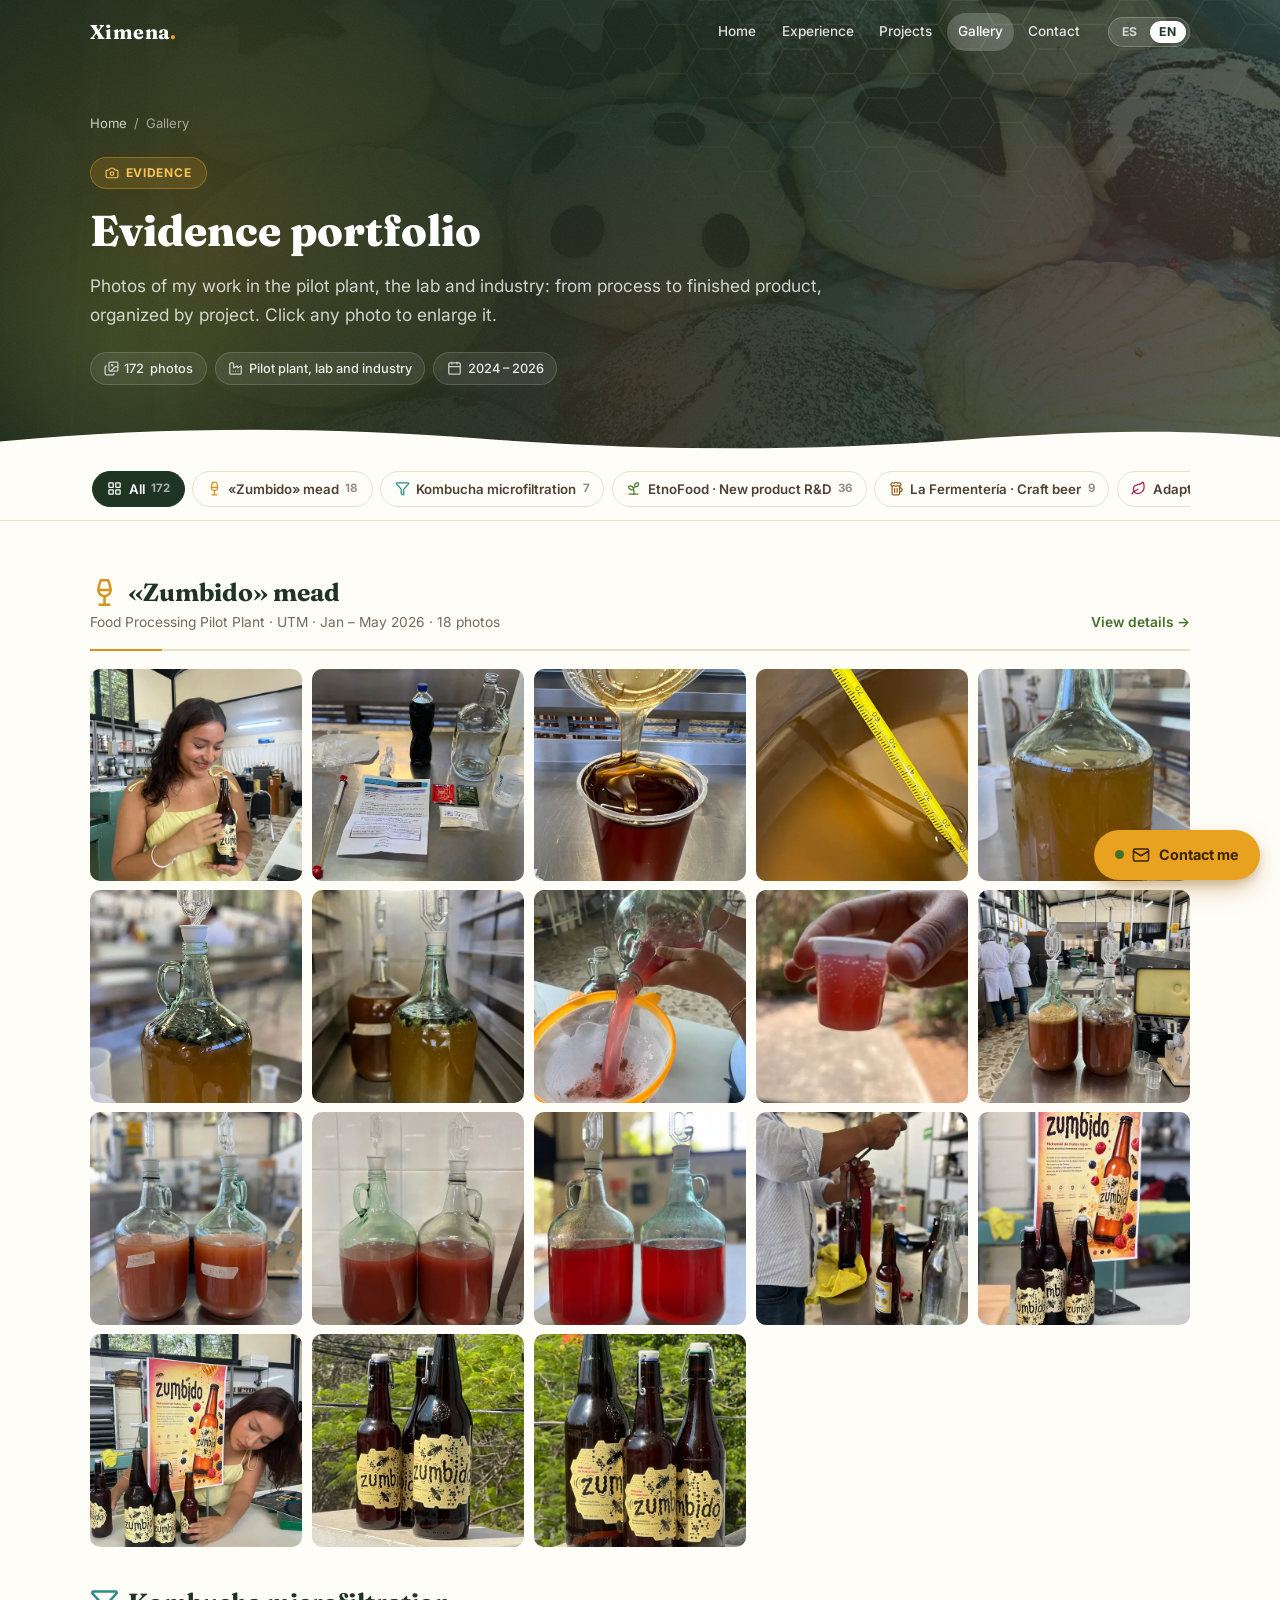
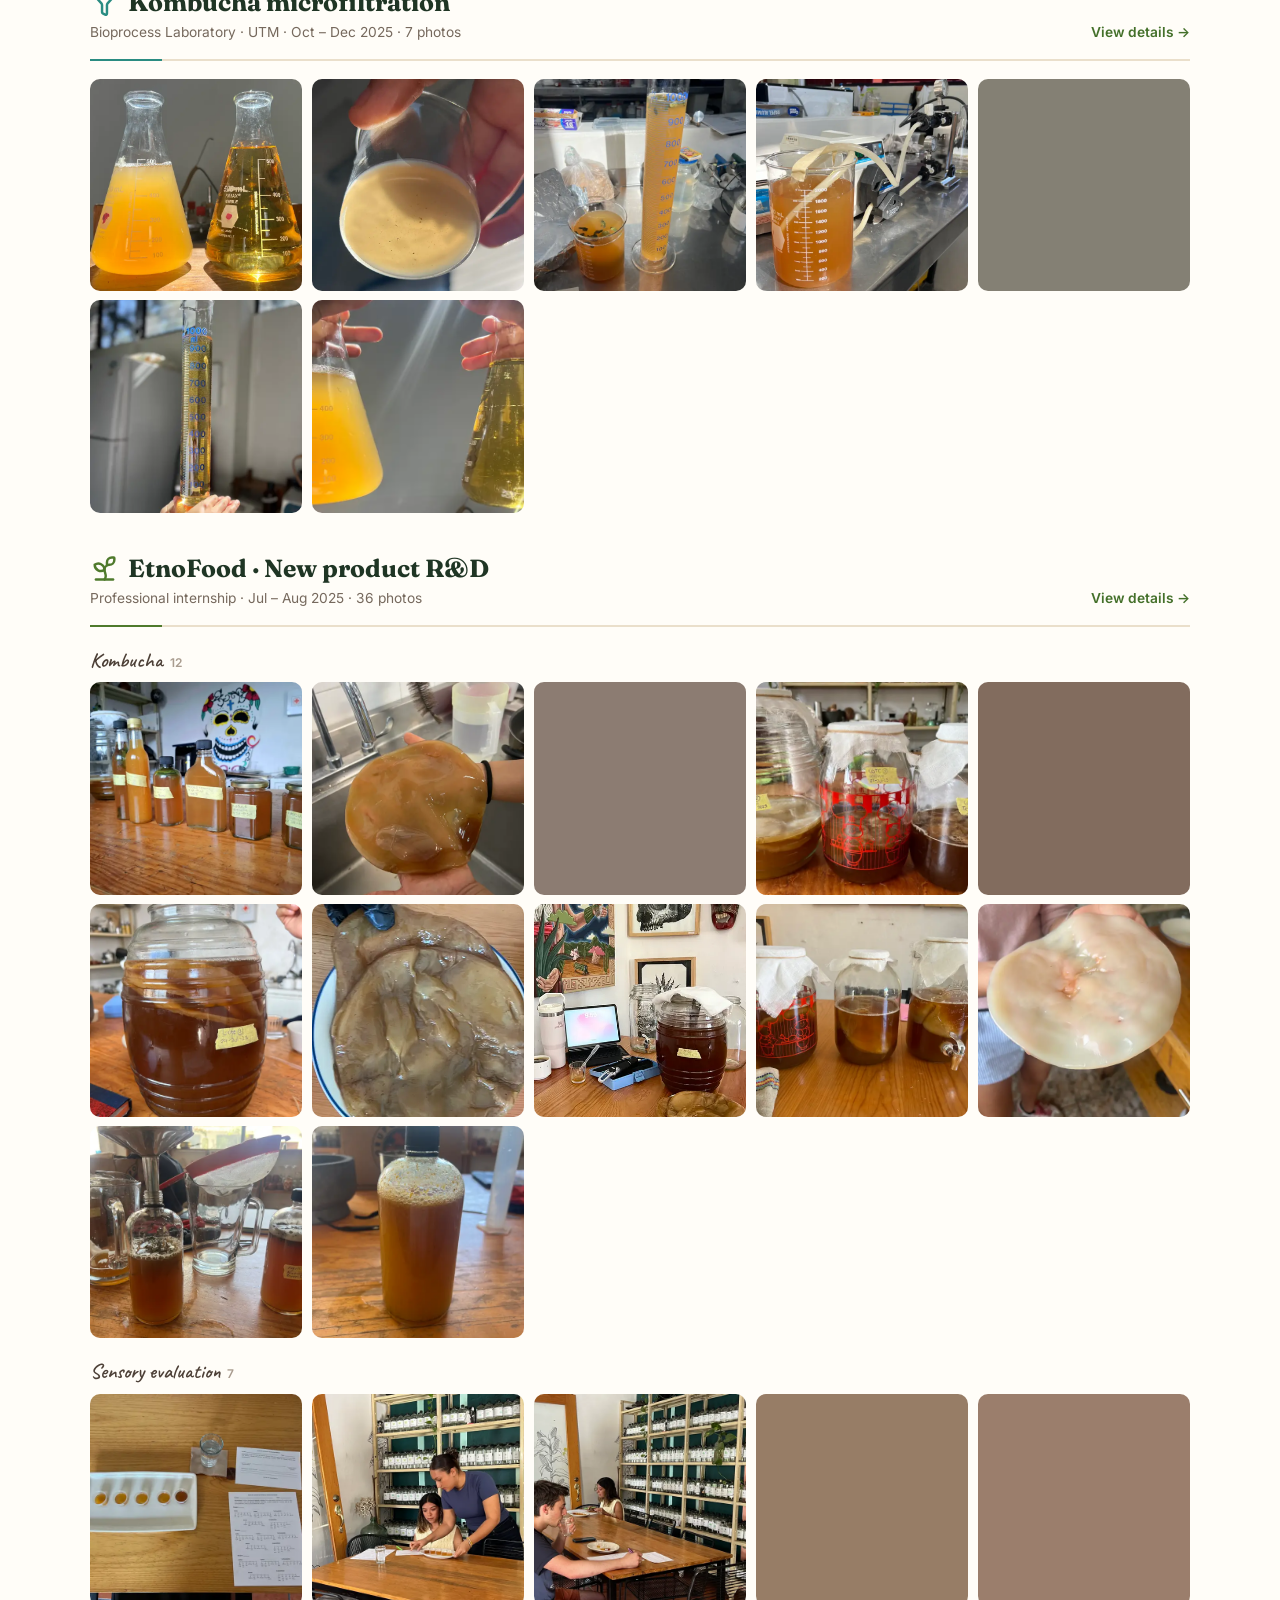
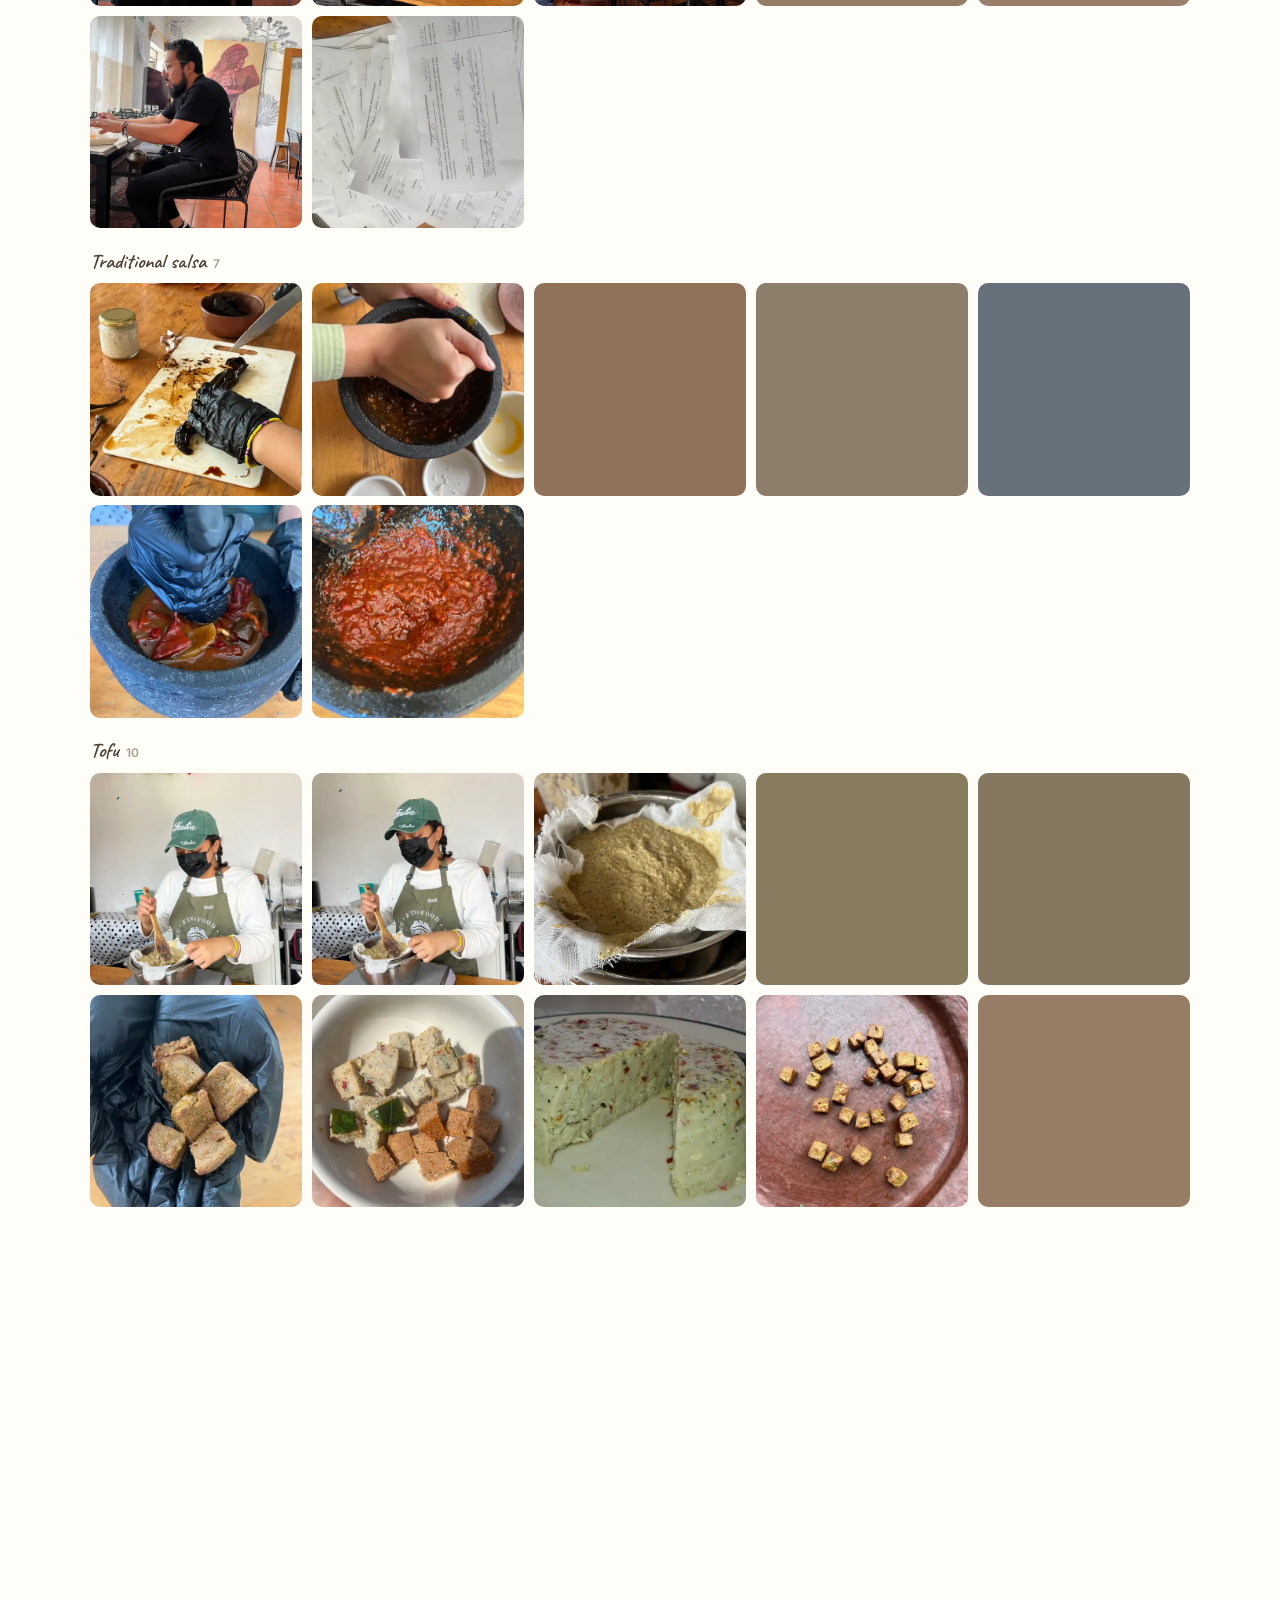
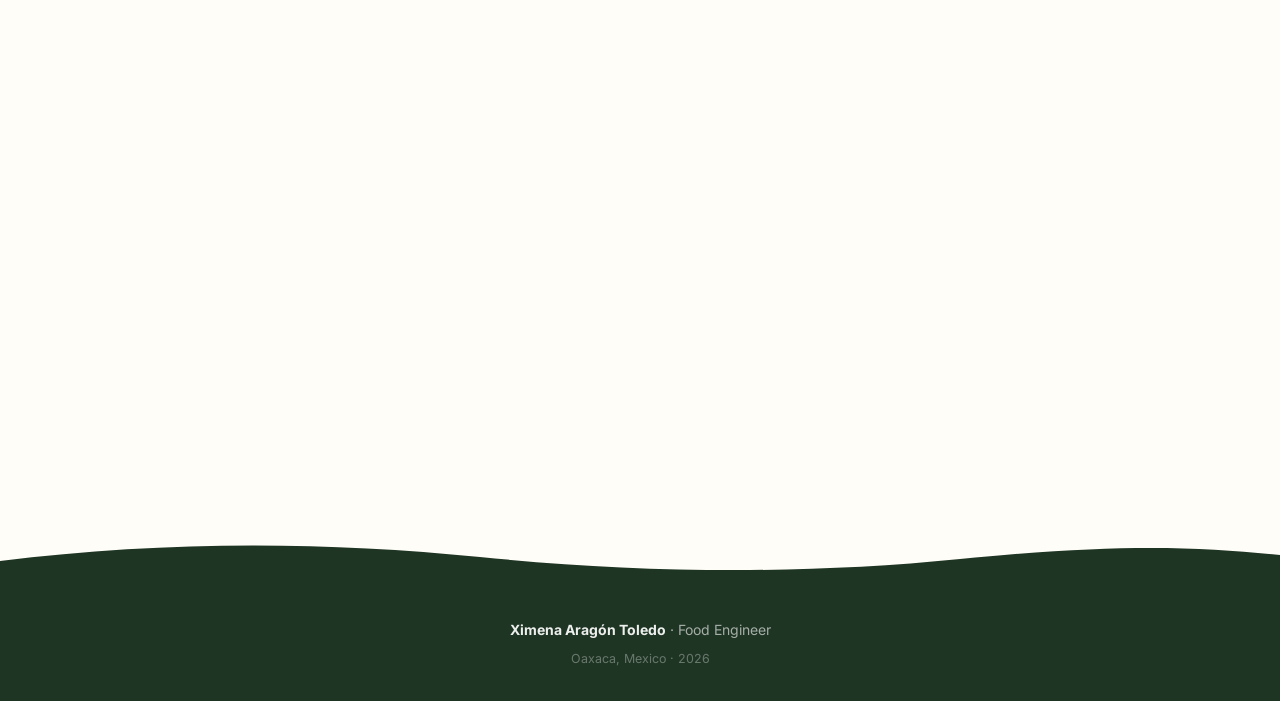
<file: galeria.html>
<!DOCTYPE html>
<html lang="es">
<head>
<meta charset="UTF-8">
<meta name="viewport" content="width=device-width, initial-scale=1.0, viewport-fit=cover">
<meta name="theme-color" content="#1F3524">
<meta name="description" content="Portafolio de evidencias de Ximena Aragón Toledo: fotografías de su trabajo en planta piloto, laboratorio y empresa, organizadas por proyecto.">
<title>Portafolio de evidencias | Ximena Aragón Toledo</title>
<link rel="preconnect" href="https://fonts.googleapis.com">
<link rel="preconnect" href="https://fonts.gstatic.com" crossorigin>
<link href="https://fonts.googleapis.com/css2?family=Caveat:wght@600&family=Fraunces:opsz,wght@9..144,600;9..144,700;9..144,800&family=Inter:wght@400;500;600;700;800&display=swap" rel="stylesheet">
<link rel="stylesheet" href="assets/css/site.css?v=20261014">
<link rel="icon" href="assets/img/favicon.svg" type="image/svg+xml">
</head>
<body>

<!-- ═══ NAV ═══ -->
<nav id="nav">
  <a href="index.html" class="nav-logo">Ximena<span>.</span></a>
  <div class="nav-right">
    <ul class="nav-links" id="navLinks">
      <li><a href="index.html" data-i18n="nav.home">Inicio</a></li>
      <li><a href="index.html#experiencia" data-i18n="nav.experience">Experiencia</a></li>
      <li><a href="index.html#proyectos" data-i18n="nav.projects">Proyectos</a></li>
      <li><a href="galeria.html" class="active" data-i18n="nav.gallery">Galería</a></li>
      <li><a href="index.html#contacto" data-i18n="nav.contact">Contacto</a></li>
    </ul>
    <div class="lang-switch" role="group" aria-label="Language / Idioma">
      <button class="lang-btn" data-lang="es" aria-label="Español">ES</button>
      <button class="lang-btn" data-lang="en" aria-label="English">EN</button>
    </div>
    <button class="nav-toggle" id="navToggle" aria-label="Menú" data-i18n-attr="aria-label:nav.menu" aria-expanded="false" aria-controls="navLinks">
      <span></span><span></span><span></span>
    </button>
  </div>
</nav>

<!-- ═══ HEADER ═══ -->
<header class="page-hero has-cover" style="view-transition-name:vt-galeria">
  <div class="page-cover"><img src="assets/img/evidencias/cereales/img-5984-720.webp" srcset="assets/img/evidencias/cereales/img-5984-720.webp 720w, assets/img/evidencias/cereales/img-5984-1600.webp 1600w" sizes="100vw" alt="" width="720" height="720" decoding="async"></div>
  <div class="container">
    <div class="crumbs"><a href="index.html" data-i18n="crumb.home">Inicio</a><span>/</span><span data-i18n="crumb.gallery">Galería</span></div>
    <span class="page-tag" data-i18n="g.tag"><i class="ic ic-camera"></i> Evidencias</span>
    <h1 data-i18n="g.h1">Portafolio de evidencias</h1>
    <p class="page-lead" data-i18n="g.lead">Fotografías de mi trabajo en planta piloto, laboratorio y empresa: del proceso al producto terminado, organizadas por proyecto. Haz clic en cualquier foto para ampliarla.</p>
    <div class="page-meta">
      <span class="chip"><i class="ic ic-images"></i> <span data-count>172</span> <span data-i18n="g.c1">fotografías</span></span>
      <span class="chip" data-i18n="g.c2"><i class="ic ic-factory"></i> Planta piloto, laboratorio y empresa</span>
      <span class="chip"><i class="ic ic-calendar"></i> 2024 – 2026</span>
    </div>
  </div>
</header>

<!-- ═══ GALLERY (built by site.js from assets/js/gallery-data.js) ═══ -->
<div class="gal-bar"><div class="chips" role="toolbar" data-gal-filters></div></div>
<main class="gal-page" data-gallery></main>

<footer>
  <p data-i18n="footer.by"><strong>Ximena Aragón Toledo</strong> · Ingeniera en Alimentos</p>
  <p style="margin-top:.4rem;font-size:.78rem;opacity:.55" data-i18n="footer.loc">Oaxaca, México · 2026</p>
</footer>

<script>
window.PAGE_I18N = {
  en: {
    "meta.title": `Evidence portfolio | Ximena Aragón Toledo`,
    "meta.desc": `Evidence portfolio of Ximena Aragón Toledo: photos of her work in the pilot plant, the lab and industry, organized by project.`,
    "g.tag": `<i class="ic ic-camera"></i> Evidence`,
    "g.h1": `Evidence portfolio`,
    "g.lead": `Photos of my work in the pilot plant, the lab and industry: from process to finished product, organized by project. Click any photo to enlarge it.`,
    "g.c1": `photos`,
    "g.c2": `<i class="ic ic-factory"></i> Pilot plant, lab and industry`,
  },
};
</script>
<script src="assets/js/gallery-data.js?v=4b8d4a59"></script>
<script src="assets/js/site.js?v=20261014"></script>
</body>
</html>
</file>
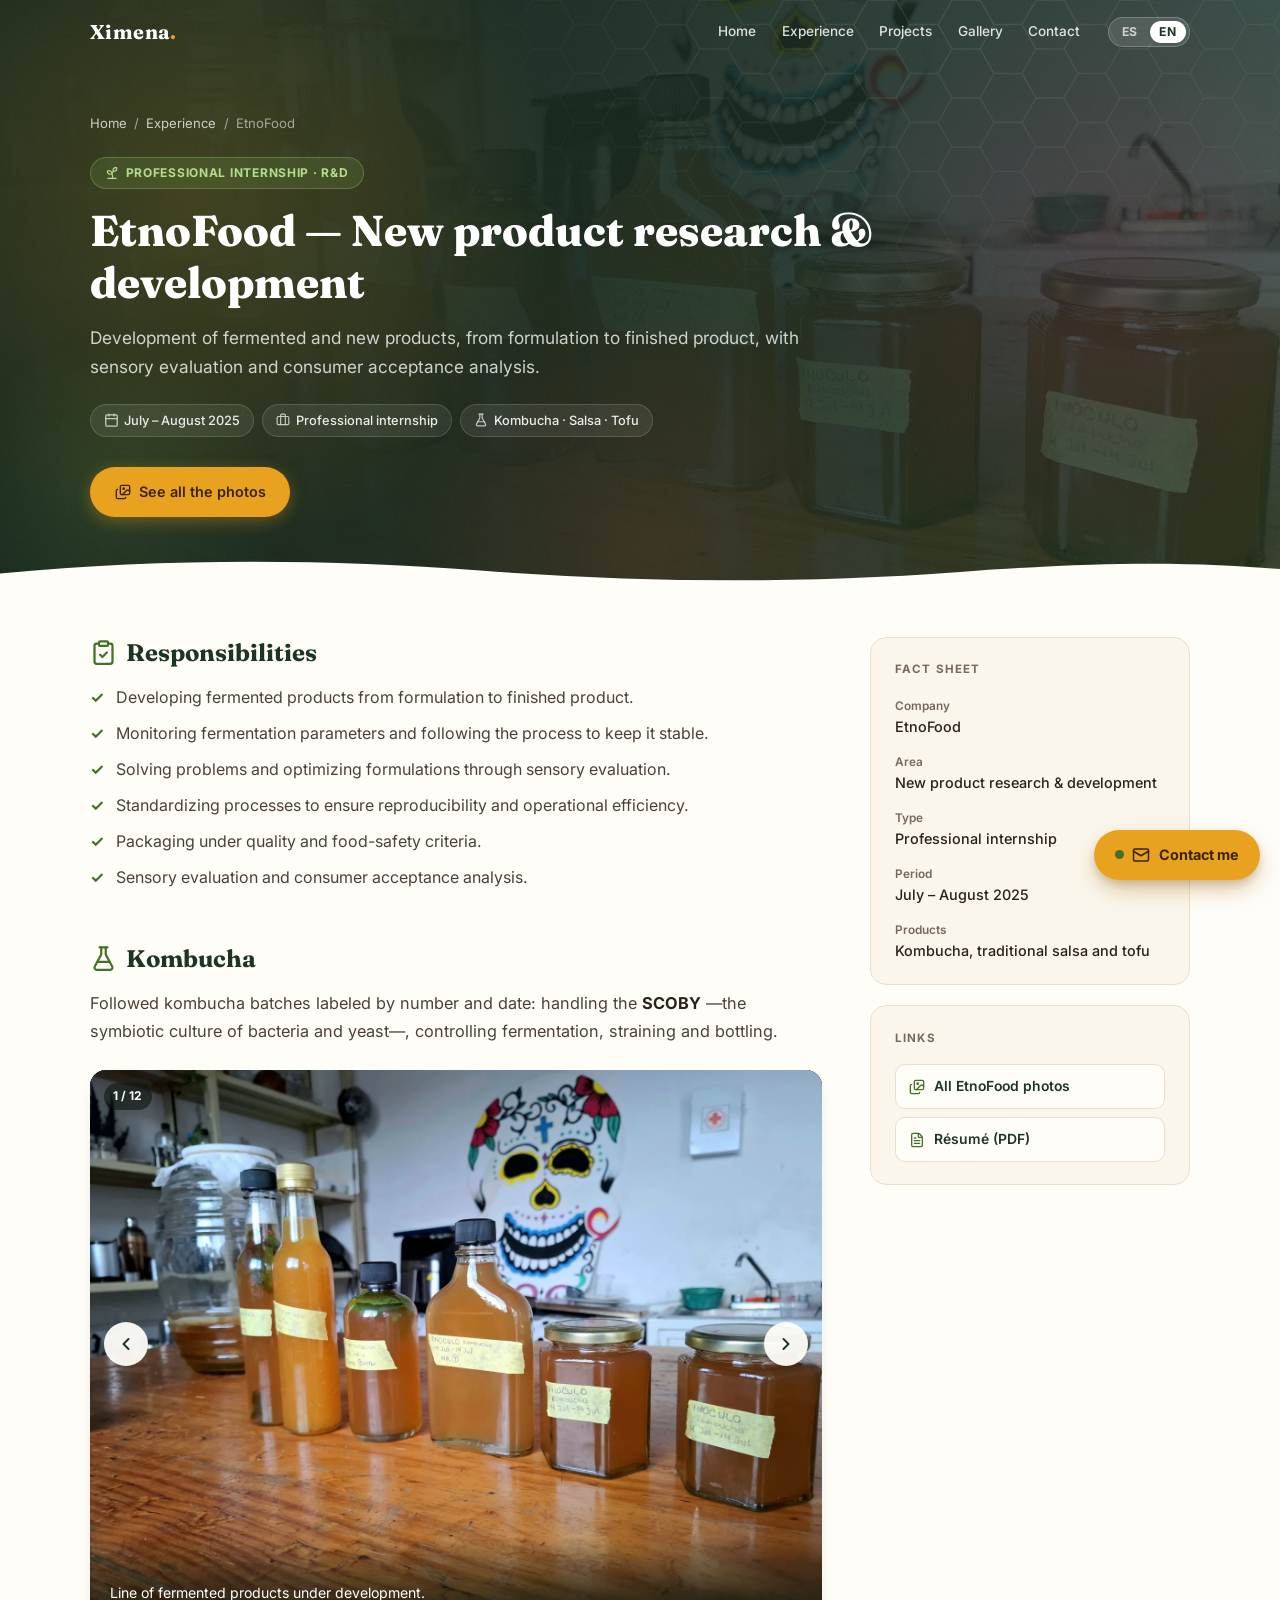
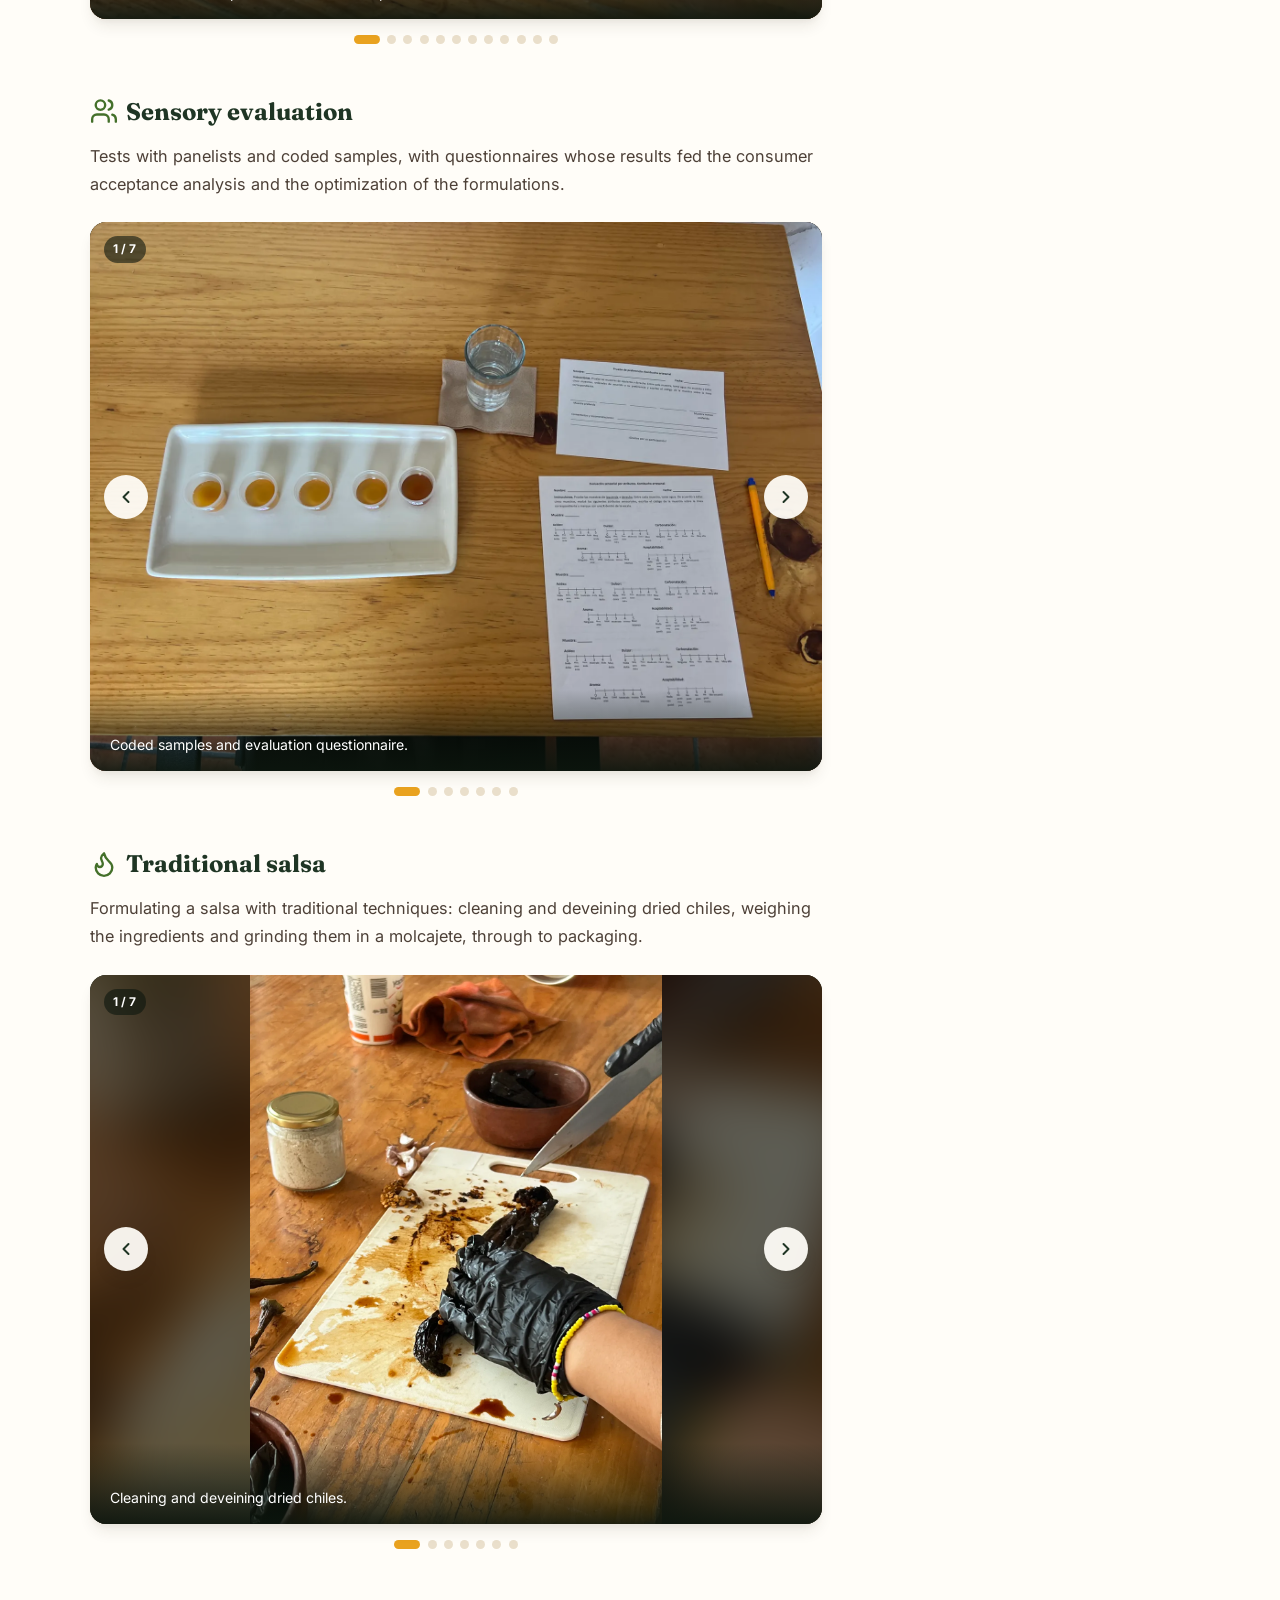
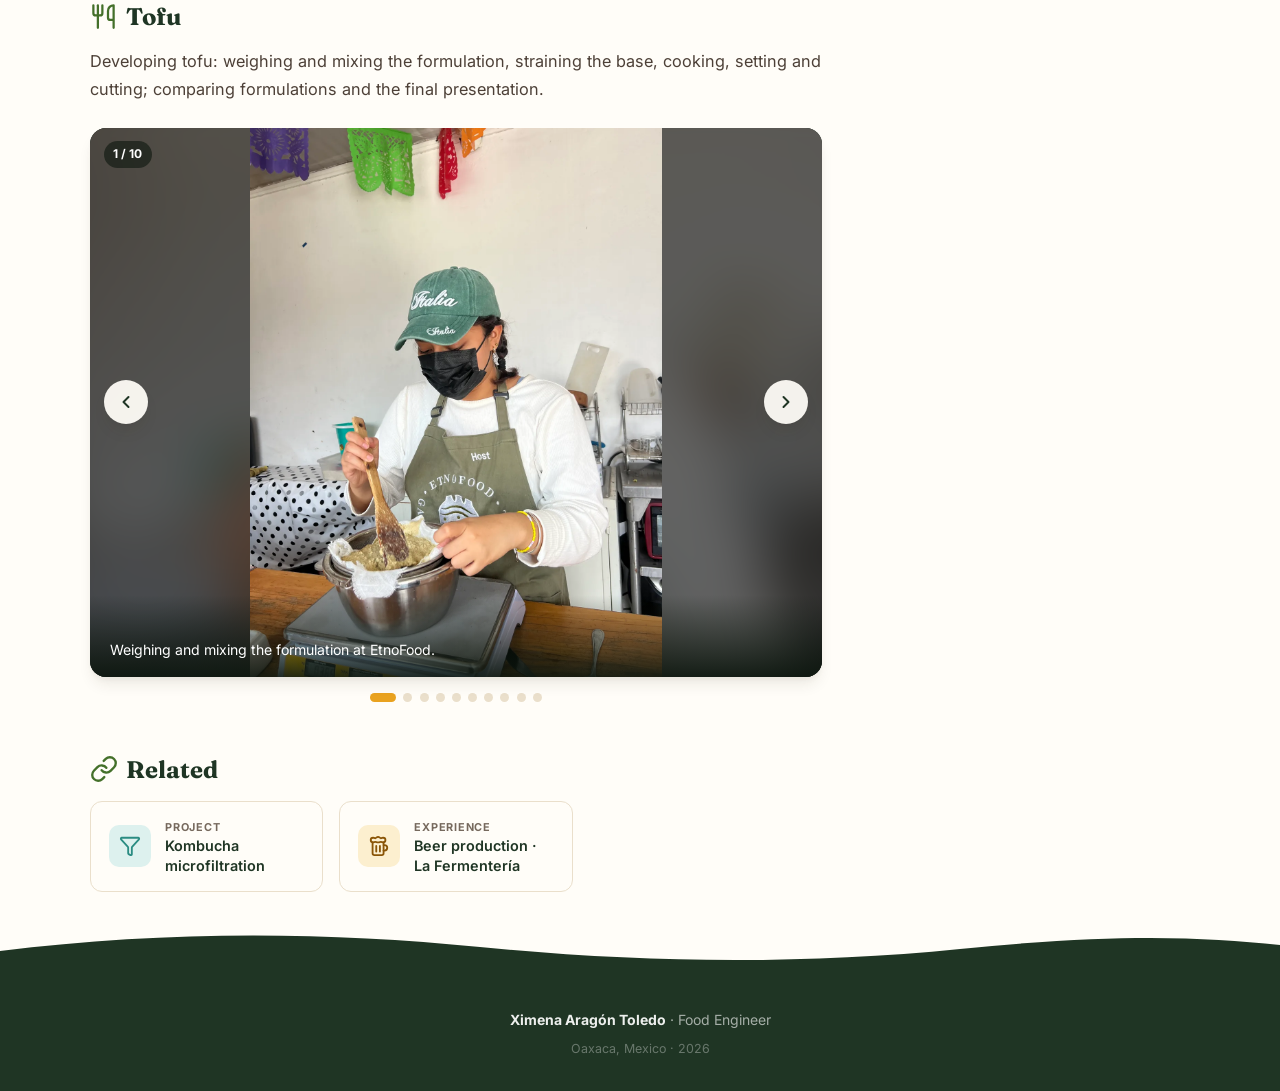
<file: experiencia/etnofood.html>
<!DOCTYPE html>
<html lang="es">
<head>
<meta charset="UTF-8">
<meta name="viewport" content="width=device-width, initial-scale=1.0, viewport-fit=cover">
<meta name="theme-color" content="#1F3524">
<meta name="description" content="Prácticas profesionales de Ximena Aragón Toledo en EtnoFood: investigación y desarrollo de nuevos productos —kombucha, salsa tradicional y tofu— con evaluación sensorial.">
<title>EtnoFood — I+D de nuevos productos | Ximena Aragón Toledo</title>
<link rel="preconnect" href="https://fonts.googleapis.com">
<link rel="preconnect" href="https://fonts.gstatic.com" crossorigin>
<link href="https://fonts.googleapis.com/css2?family=Caveat:wght@600&family=Fraunces:opsz,wght@9..144,600;9..144,700;9..144,800&family=Inter:wght@400;500;600;700;800&display=swap" rel="stylesheet">
<link rel="stylesheet" href="../assets/css/site.css?v=20261014">
<link rel="icon" href="../assets/img/favicon.svg" type="image/svg+xml">
</head>
<body>

<!-- ═══ NAV ═══ -->
<nav id="nav">
  <a href="../index.html" class="nav-logo">Ximena<span>.</span></a>
  <div class="nav-right">
    <ul class="nav-links" id="navLinks">
      <li><a href="../index.html" data-i18n="nav.home">Inicio</a></li>
      <li><a href="../index.html#experiencia" data-i18n="nav.experience">Experiencia</a></li>
      <li><a href="../index.html#proyectos" data-i18n="nav.projects">Proyectos</a></li>
      <li><a href="../galeria.html" data-i18n="nav.gallery">Galería</a></li>
      <li><a href="../index.html#contacto" data-i18n="nav.contact">Contacto</a></li>
    </ul>
    <div class="lang-switch" role="group" aria-label="Language / Idioma">
      <button class="lang-btn" data-lang="es" aria-label="Español">ES</button>
      <button class="lang-btn" data-lang="en" aria-label="English">EN</button>
    </div>
    <button class="nav-toggle" id="navToggle" aria-label="Menú" data-i18n-attr="aria-label:nav.menu" aria-expanded="false" aria-controls="navLinks">
      <span></span><span></span><span></span>
    </button>
  </div>
</nav>

<!-- ═══ HEADER ═══ -->
<header class="page-hero has-cover">
  <div class="page-cover"><img src="../assets/img/evidencias/etno-kombucha/17309431-720.webp" srcset="../assets/img/evidencias/etno-kombucha/17309431-720.webp 720w, ../assets/img/evidencias/etno-kombucha/17309431-1600.webp 1600w" sizes="100vw" alt="" width="720" height="540" decoding="async"></div>
  <div class="container">
    <div class="crumbs"><a href="../index.html" data-i18n="crumb.home">Inicio</a><span>/</span><a href="../index.html#experiencia" data-i18n="crumb.experience">Experiencia</a><span>/</span><span>EtnoFood</span></div>
    <span class="page-tag t-herb" data-i18n="e.tag"><i class="ic ic-sprout"></i> Prácticas profesionales · I+D</span>
    <h1 data-i18n="e.h1">EtnoFood — Investigación y desarrollo de nuevos productos</h1>
    <p class="page-lead" data-i18n="e.lead">Desarrollo de productos fermentados y de nuevos productos, desde la formulación hasta el producto terminado, con evaluación sensorial y análisis de aceptación del consumidor.</p>
    <div class="page-meta">
      <span class="chip" data-i18n="e.c1"><i class="ic ic-calendar"></i> Julio – Agosto 2025</span>
      <span class="chip" data-i18n="e.c2"><i class="ic ic-briefcase"></i> Prácticas profesionales</span>
      <span class="chip" data-i18n="e.c3"><i class="ic ic-flask"></i> Kombucha · Salsa · Tofu</span>
    </div>
    <div class="page-actions">
      <a href="../galeria.html#etnofood" class="btn btn-honey"><i class="ic ic-images"></i> <span data-i18n="e.a1">Ver todas las fotos</span></a>
    </div>
  </div>
</header>

<!-- ═══ CONTENT ═══ -->
<main class="detail">
  <div class="detail-grid">
    <div class="detail-main">

      <div class="block">
        <h2 class="block-title" data-i18n="e.r.title"><i class="ic ic-clipboard"></i> Responsabilidades</h2>
        <ul class="checklist">
          <li data-i18n="e.r1">Desarrollo de productos fermentados desde la formulación hasta el producto terminado.</li>
          <li data-i18n="e.r2">Monitoreo de parámetros de fermentación y seguimiento del proceso para asegurar su estabilidad.</li>
          <li data-i18n="e.r3">Resolución de problemas y optimización de formulaciones mediante evaluaciones sensoriales.</li>
          <li data-i18n="e.r4">Estandarización de procesos para garantizar reproducibilidad y eficiencia operativa.</li>
          <li data-i18n="e.r5">Envasado considerando criterios de calidad e inocuidad.</li>
          <li data-i18n="e.r6">Evaluación sensorial y análisis de aceptación del consumidor.</li>
        </ul>
      </div>

      <div class="block">
        <h2 class="block-title" data-i18n="e.k.title"><i class="ic ic-flask"></i> Kombucha</h2>
        <div class="prose">
          <p data-i18n="e.k.p">Seguimiento de lotes de kombucha identificados por número y fecha: manejo del <strong>SCOBY</strong> —el cultivo simbiótico de bacterias y levaduras—, control de la fermentación, filtrado y embotellado.</p>
        </div>
        <div class="car" data-carousel data-photos="etno-kombucha/*"></div>
      </div>

      <div class="block">
        <h2 class="block-title" data-i18n="e.s.title"><i class="ic ic-users"></i> Evaluación sensorial</h2>
        <div class="prose">
          <p data-i18n="e.s.p">Pruebas con panelistas y muestras codificadas, con cuestionarios cuyos resultados alimentaron el análisis de aceptación del consumidor y la optimización de las formulaciones.</p>
        </div>
        <div class="car" data-carousel data-photos="etno-sensorial/*"></div>
      </div>

      <div class="block">
        <h2 class="block-title" data-i18n="e.sa.title"><i class="ic ic-flame"></i> Salsa tradicional</h2>
        <div class="prose">
          <p data-i18n="e.sa.p">Formulación de una salsa con técnicas tradicionales: limpieza y desvenado de chiles secos, pesado de ingredientes y molienda en molcajete, hasta su envasado.</p>
        </div>
        <div class="car" data-carousel data-photos="etno-salsa/*"></div>
      </div>

      <div class="block">
        <h2 class="block-title" data-i18n="e.t.title"><i class="ic ic-utensils"></i> Tofu</h2>
        <div class="prose">
          <p data-i18n="e.t.p">Desarrollo de tofu: pesado y mezclado de la formulación, filtrado de la base, cocción, cuajado y corte; comparación de formulaciones y presentación final.</p>
        </div>
        <div class="car" data-carousel data-photos="etno-tofu/*"></div>
      </div>

      <div class="block">
        <h2 class="block-title" data-i18n="rel.title"><i class="ic ic-link"></i> Relacionado</h2>
        <div class="rel-grid">
          <a class="rel-card" href="../proyectos/microfiltracion-kombucha.html"><span class="rel-ico" style="background:var(--teal-l)"><i class="ic ic-funnel"></i></span><span><span class="rel-k" data-i18n="rel.project">Proyecto</span><span class="rel-t" data-i18n="e.r7">Microfiltración de kombucha</span></span></a>
          <a class="rel-card" href="la-fermenteria.html"><span class="rel-ico" style="background:var(--honey-l)"><i class="ic ic-beer"></i></span><span><span class="rel-k" data-i18n="rel.experience">Experiencia</span><span class="rel-t" data-i18n="e.r8">Producción de cerveza · La Fermentería</span></span></a>
        </div>
      </div>

    </div>

    <aside class="aside">
      <div class="info-card">
        <h2 data-i18n="info.title">Ficha</h2>
        <dl class="facts">
          <div><dt data-i18n="e.f1.k">Empresa</dt><dd>EtnoFood</dd></div>
          <div><dt data-i18n="e.f2.k">Área</dt><dd data-i18n="e.f2.v">Investigación y desarrollo de nuevos productos</dd></div>
          <div><dt data-i18n="e.f3.k">Modalidad</dt><dd data-i18n="e.f3.v">Prácticas profesionales</dd></div>
          <div><dt data-i18n="e.f4.k">Periodo</dt><dd data-i18n="e.f4.v">Julio – Agosto 2025</dd></div>
          <div><dt data-i18n="e.f5.k">Productos</dt><dd data-i18n="e.f5.v">Kombucha, salsa tradicional y tofu</dd></div>
        </dl>
      </div>
      <div class="info-card">
        <h2 data-i18n="info.links">Enlaces</h2>
        <ul class="link-list">
          <li><a href="../galeria.html#etnofood"><i class="ic ic-images"></i> <span data-i18n="e.l1">Todas las fotos de EtnoFood</span></a></li>
          <li><a href="../cv/CV_XimenaAragonToledo_ES.pdf" download data-i18n-attr="href:cv.ext"><i class="ic ic-file"></i> <span data-i18n="l.cv">Currículum (PDF)</span></a></li>
        </ul>
      </div>
    </aside>
  </div>
</main>

<footer>
  <p data-i18n="footer.by"><strong>Ximena Aragón Toledo</strong> · Ingeniera en Alimentos</p>
  <p style="margin-top:.4rem;font-size:.78rem;opacity:.55" data-i18n="footer.loc">Oaxaca, México · 2026</p>
</footer>

<script>
window.PAGE_I18N = {
  en: {
    "meta.title": `EtnoFood — New product R&D | Ximena Aragón Toledo`,
    "meta.desc": `Ximena Aragón Toledo's professional internship at EtnoFood: research and development of new products —kombucha, a traditional salsa and tofu— with sensory evaluation.`,
    "cv.ext": `../cv/CV_XimenaAragonToledo_EN.pdf`,
    "l.cv": `Résumé (PDF)`,
    "e.tag": `<i class="ic ic-sprout"></i> Professional internship · R&D`,
    "e.h1": `EtnoFood — New product research & development`,
    "e.lead": `Development of fermented and new products, from formulation to finished product, with sensory evaluation and consumer acceptance analysis.`,
    "e.c1": `<i class="ic ic-calendar"></i> July – August 2025`,
    "e.c2": `<i class="ic ic-briefcase"></i> Professional internship`,
    "e.c3": `<i class="ic ic-flask"></i> Kombucha · Salsa · Tofu`,
    "e.a1": `See all the photos`,
    "e.r.title": `<i class="ic ic-clipboard"></i> Responsibilities`,
    "e.r1": `Developing fermented products from formulation to finished product.`,
    "e.r2": `Monitoring fermentation parameters and following the process to keep it stable.`,
    "e.r3": `Solving problems and optimizing formulations through sensory evaluation.`,
    "e.r4": `Standardizing processes to ensure reproducibility and operational efficiency.`,
    "e.r5": `Packaging under quality and food-safety criteria.`,
    "e.r6": `Sensory evaluation and consumer acceptance analysis.`,
    "e.k.title": `<i class="ic ic-flask"></i> Kombucha`,
    "e.k.p": `Followed kombucha batches labeled by number and date: handling the <strong>SCOBY</strong> —the symbiotic culture of bacteria and yeast—, controlling fermentation, straining and bottling.`,
    "e.s.title": `<i class="ic ic-users"></i> Sensory evaluation`,
    "e.s.p": `Tests with panelists and coded samples, with questionnaires whose results fed the consumer acceptance analysis and the optimization of the formulations.`,
    "e.sa.title": `<i class="ic ic-flame"></i> Traditional salsa`,
    "e.sa.p": `Formulating a salsa with traditional techniques: cleaning and deveining dried chiles, weighing the ingredients and grinding them in a molcajete, through to packaging.`,
    "e.t.title": `<i class="ic ic-utensils"></i> Tofu`,
    "e.t.p": `Developing tofu: weighing and mixing the formulation, straining the base, cooking, setting and cutting; comparing formulations and the final presentation.`,
    "e.r7": `Kombucha microfiltration`,
    "e.r8": `Beer production · La Fermentería`,
    "e.f1.k": `Company`,
    "e.f2.k": `Area`,
    "e.f2.v": `New product research & development`,
    "e.f3.k": `Type`,
    "e.f3.v": `Professional internship`,
    "e.f4.k": `Period`,
    "e.f4.v": `July – August 2025`,
    "e.f5.k": `Products`,
    "e.f5.v": `Kombucha, traditional salsa and tofu`,
    "e.l1": `All EtnoFood photos`,
  },
};
</script>
<script src="../assets/js/gallery-data.js?v=4b8d4a59"></script>
<script src="../assets/js/site.js?v=20261014"></script>
</body>
</html>
</file>
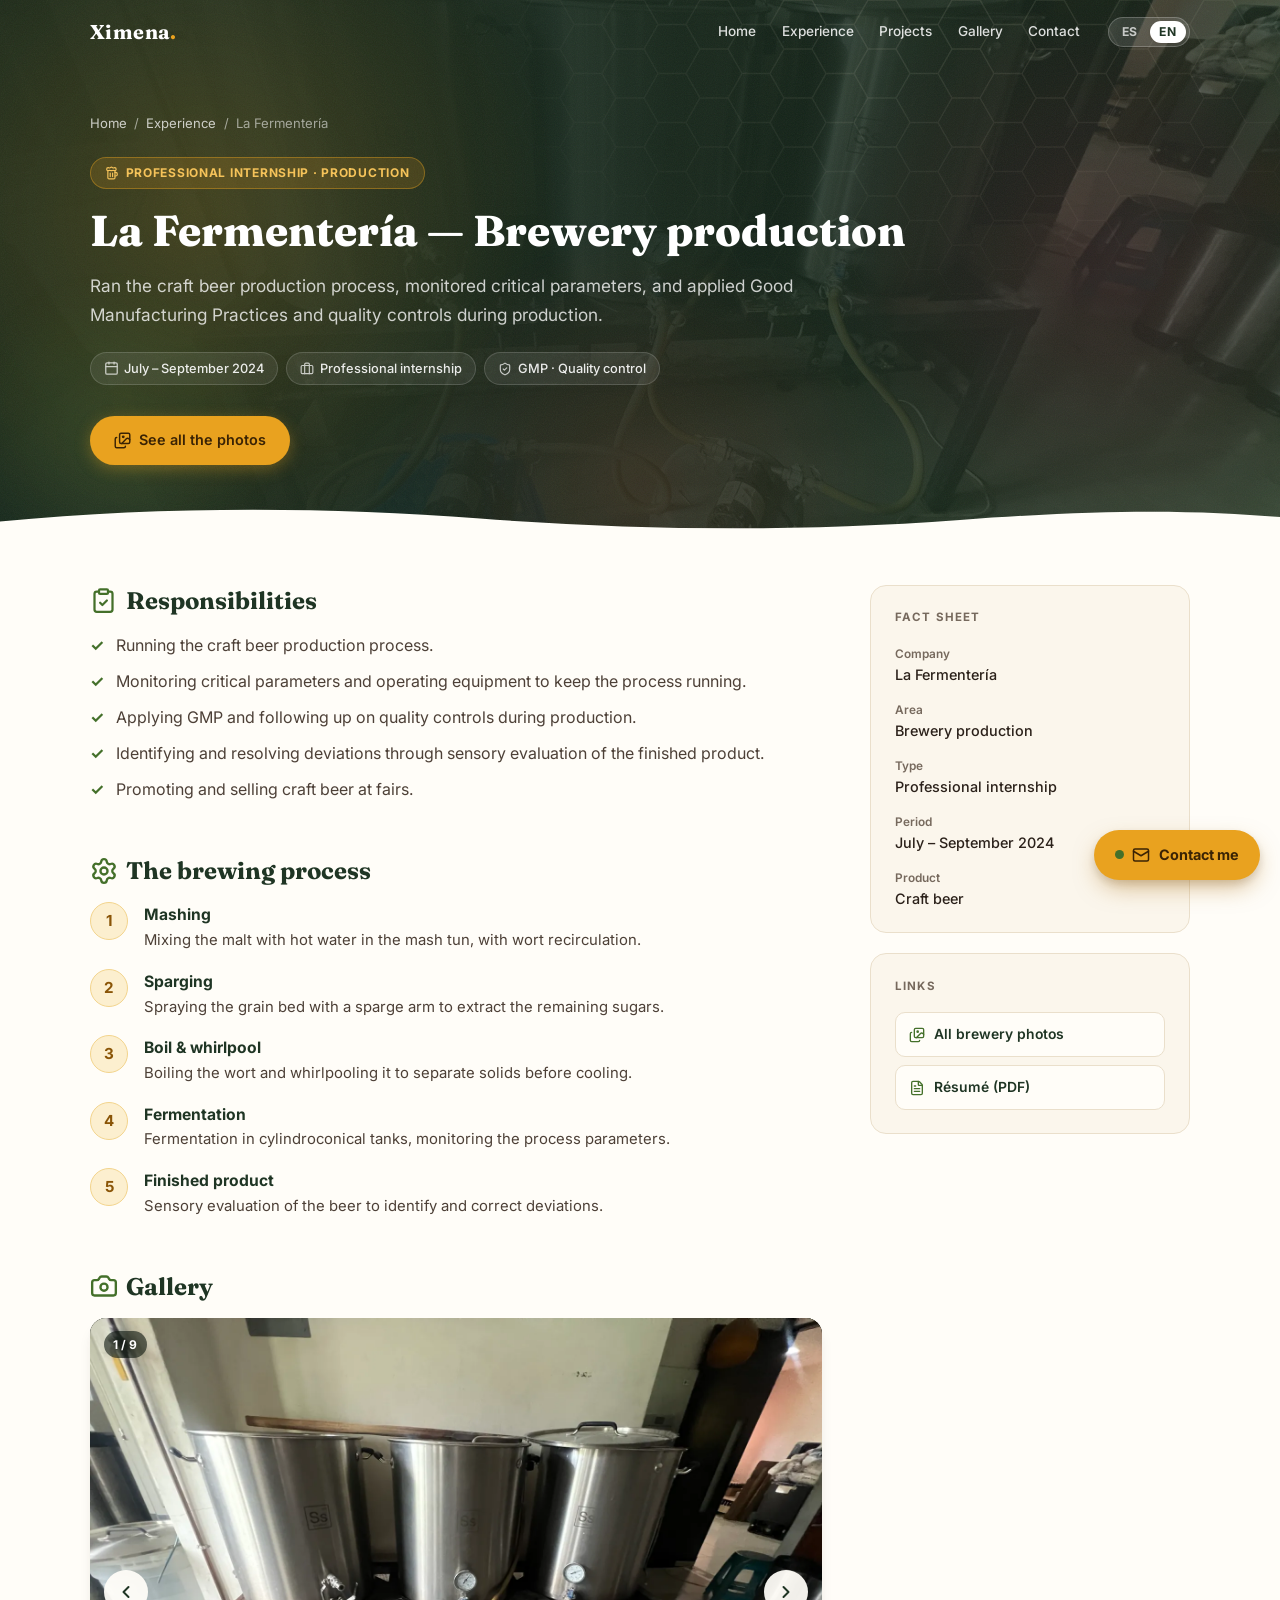
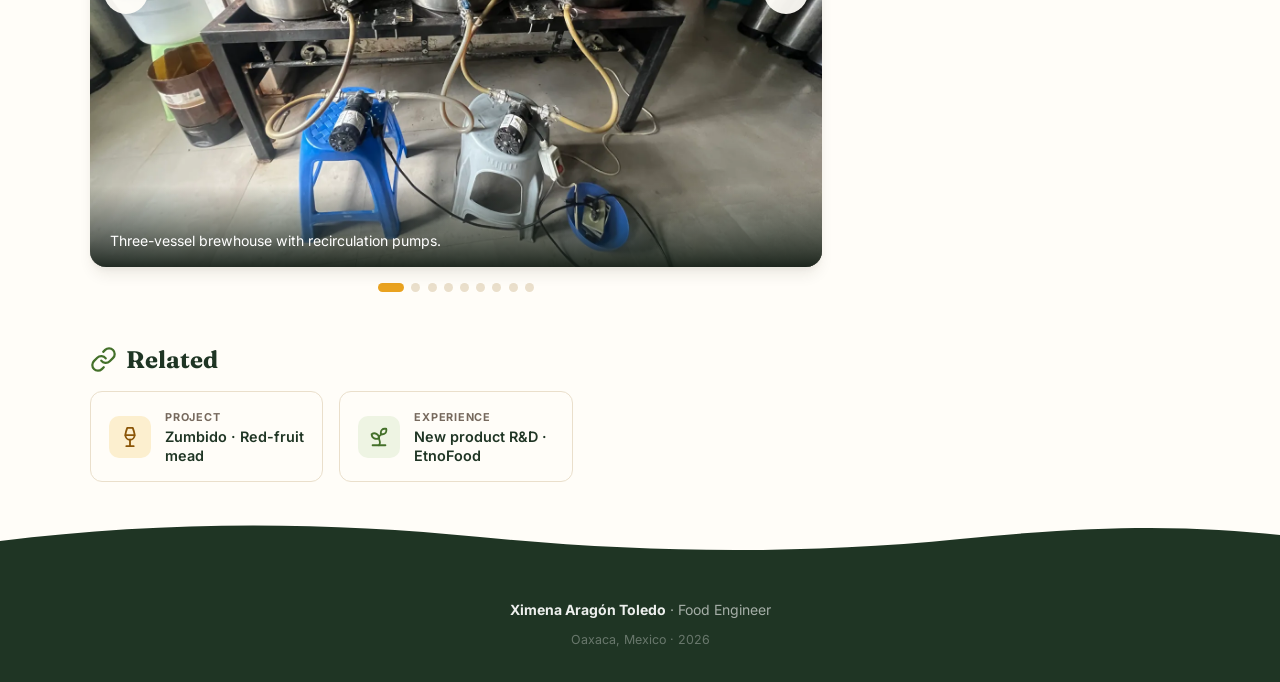
<file: experiencia/la-fermenteria.html>
<!DOCTYPE html>
<html lang="es">
<head>
<meta charset="UTF-8">
<meta name="viewport" content="width=device-width, initial-scale=1.0, viewport-fit=cover">
<meta name="theme-color" content="#1F3524">
<meta name="description" content="Prácticas profesionales de Ximena Aragón Toledo en La Fermentería: producción de cerveza artesanal, monitoreo de parámetros críticos, BPM y evaluación sensorial.">
<title>La Fermentería — Producción cervecera | Ximena Aragón Toledo</title>
<link rel="preconnect" href="https://fonts.googleapis.com">
<link rel="preconnect" href="https://fonts.gstatic.com" crossorigin>
<link href="https://fonts.googleapis.com/css2?family=Caveat:wght@600&family=Fraunces:opsz,wght@9..144,600;9..144,700;9..144,800&family=Inter:wght@400;500;600;700;800&display=swap" rel="stylesheet">
<link rel="stylesheet" href="../assets/css/site.css?v=20261014">
<link rel="icon" href="../assets/img/favicon.svg" type="image/svg+xml">
</head>
<body>

<!-- ═══ NAV ═══ -->
<nav id="nav">
  <a href="../index.html" class="nav-logo">Ximena<span>.</span></a>
  <div class="nav-right">
    <ul class="nav-links" id="navLinks">
      <li><a href="../index.html" data-i18n="nav.home">Inicio</a></li>
      <li><a href="../index.html#experiencia" data-i18n="nav.experience">Experiencia</a></li>
      <li><a href="../index.html#proyectos" data-i18n="nav.projects">Proyectos</a></li>
      <li><a href="../galeria.html" data-i18n="nav.gallery">Galería</a></li>
      <li><a href="../index.html#contacto" data-i18n="nav.contact">Contacto</a></li>
    </ul>
    <div class="lang-switch" role="group" aria-label="Language / Idioma">
      <button class="lang-btn" data-lang="es" aria-label="Español">ES</button>
      <button class="lang-btn" data-lang="en" aria-label="English">EN</button>
    </div>
    <button class="nav-toggle" id="navToggle" aria-label="Menú" data-i18n-attr="aria-label:nav.menu" aria-expanded="false" aria-controls="navLinks">
      <span></span><span></span><span></span>
    </button>
  </div>
</nav>

<!-- ═══ HEADER ═══ -->
<header class="page-hero has-cover">
  <div class="page-cover"><img src="../assets/img/evidencias/cerveceria/img-0711-720.webp" srcset="../assets/img/evidencias/cerveceria/img-0711-720.webp 720w, ../assets/img/evidencias/cerveceria/img-0711-1600.webp 1600w" sizes="100vw" alt="" width="720" height="540" decoding="async"></div>
  <div class="container">
    <div class="crumbs"><a href="../index.html" data-i18n="crumb.home">Inicio</a><span>/</span><a href="../index.html#experiencia" data-i18n="crumb.experience">Experiencia</a><span>/</span><span>La Fermentería</span></div>
    <span class="page-tag" data-i18n="f.tag"><i class="ic ic-beer"></i> Prácticas profesionales · Producción</span>
    <h1 data-i18n="f.h1">La Fermentería — Producción en planta cervecera</h1>
    <p class="page-lead" data-i18n="f.lead">Ejecución del proceso productivo de cerveza artesanal, monitoreo de parámetros críticos y aplicación de Buenas Prácticas de Manufactura y controles de calidad durante la producción.</p>
    <div class="page-meta">
      <span class="chip" data-i18n="f.c1"><i class="ic ic-calendar"></i> Julio – Septiembre 2024</span>
      <span class="chip" data-i18n="f.c2"><i class="ic ic-briefcase"></i> Prácticas profesionales</span>
      <span class="chip" data-i18n="f.c3"><i class="ic ic-shield"></i> BPM · Control de calidad</span>
    </div>
    <div class="page-actions">
      <a href="../galeria.html#cerveceria" class="btn btn-honey"><i class="ic ic-images"></i> <span data-i18n="f.a1">Ver todas las fotos</span></a>
    </div>
  </div>
</header>

<!-- ═══ CONTENT ═══ -->
<main class="detail">
  <div class="detail-grid">
    <div class="detail-main">

      <div class="block">
        <h2 class="block-title" data-i18n="f.r.title"><i class="ic ic-clipboard"></i> Responsabilidades</h2>
        <ul class="checklist">
          <li data-i18n="f.r1">Ejecución del proceso productivo de cerveza artesanal.</li>
          <li data-i18n="f.r2">Monitoreo de parámetros críticos y operación de equipos para asegurar la continuidad del proceso.</li>
          <li data-i18n="f.r3">Aplicación de BPM y seguimiento de los controles de calidad durante la producción.</li>
          <li data-i18n="f.r4">Identificación y resolución de desviaciones mediante evaluación sensorial del producto terminado.</li>
          <li data-i18n="f.r5">Promoción y venta de cerveza artesanal en ferias.</li>
        </ul>
      </div>

      <div class="block">
        <h2 class="block-title" data-i18n="f.how.title"><i class="ic ic-gear"></i> El proceso de elaboración</h2>
        <ol class="steps">
          <li><div><strong data-i18n="f.s1.t">Maceración</strong><span data-i18n="f.s1.d">Mezcla de la malta con agua caliente en la olla de maceración, con recirculación del mosto.</span></div></li>
          <li><div><strong data-i18n="f.s2.t">Lavado del grano</strong><span data-i18n="f.s2.d">Rociado del lecho de grano con un brazo rociador para extraer los azúcares restantes.</span></div></li>
          <li><div><strong data-i18n="f.s3.t">Hervido y whirlpool</strong><span data-i18n="f.s3.d">Hervido del mosto y remolino para separar los sólidos antes de enfriar.</span></div></li>
          <li><div><strong data-i18n="f.s4.t">Fermentación</strong><span data-i18n="f.s4.d">Fermentación en tanques cilindrocónicos, con monitoreo de los parámetros del proceso.</span></div></li>
          <li><div><strong data-i18n="f.s5.t">Producto terminado</strong><span data-i18n="f.s5.d">Evaluación sensorial de la cerveza para identificar y corregir desviaciones.</span></div></li>
        </ol>
      </div>

      <div class="block">
        <h2 class="block-title" data-i18n="f.gal.title"><i class="ic ic-camera"></i> Galería</h2>
        <div class="car" data-carousel data-photos="cerveceria/*"></div>
      </div>

      <div class="block">
        <h2 class="block-title" data-i18n="rel.title"><i class="ic ic-link"></i> Relacionado</h2>
        <div class="rel-grid">
          <a class="rel-card" href="../proyectos/hidromiel-zumbido.html"><span class="rel-ico" style="background:var(--honey-l)"><i class="ic ic-wine"></i></span><span><span class="rel-k" data-i18n="rel.project">Proyecto</span><span class="rel-t" data-i18n="f.r6">Zumbido · Hidromiel de frutos rojos</span></span></a>
          <a class="rel-card" href="etnofood.html"><span class="rel-ico"><i class="ic ic-sprout"></i></span><span><span class="rel-k" data-i18n="rel.experience">Experiencia</span><span class="rel-t" data-i18n="f.r7">I+D de nuevos productos · EtnoFood</span></span></a>
        </div>
      </div>

    </div>

    <aside class="aside">
      <div class="info-card">
        <h2 data-i18n="info.title">Ficha</h2>
        <dl class="facts">
          <div><dt data-i18n="f.f1.k">Empresa</dt><dd>La Fermentería</dd></div>
          <div><dt data-i18n="f.f2.k">Área</dt><dd data-i18n="f.f2.v">Producción en planta cervecera</dd></div>
          <div><dt data-i18n="f.f3.k">Modalidad</dt><dd data-i18n="f.f3.v">Prácticas profesionales</dd></div>
          <div><dt data-i18n="f.f4.k">Periodo</dt><dd data-i18n="f.f4.v">Julio – Septiembre 2024</dd></div>
          <div><dt data-i18n="f.f5.k">Producto</dt><dd data-i18n="f.f5.v">Cerveza artesanal</dd></div>
        </dl>
      </div>
      <div class="info-card">
        <h2 data-i18n="info.links">Enlaces</h2>
        <ul class="link-list">
          <li><a href="../galeria.html#cerveceria"><i class="ic ic-images"></i> <span data-i18n="f.l1">Todas las fotos de la cervecería</span></a></li>
          <li><a href="../cv/CV_XimenaAragonToledo_ES.pdf" download data-i18n-attr="href:cv.ext"><i class="ic ic-file"></i> <span data-i18n="l.cv">Currículum (PDF)</span></a></li>
        </ul>
      </div>
    </aside>
  </div>
</main>

<footer>
  <p data-i18n="footer.by"><strong>Ximena Aragón Toledo</strong> · Ingeniera en Alimentos</p>
  <p style="margin-top:.4rem;font-size:.78rem;opacity:.55" data-i18n="footer.loc">Oaxaca, México · 2026</p>
</footer>

<script>
window.PAGE_I18N = {
  en: {
    "meta.title": `La Fermentería — Brewery production | Ximena Aragón Toledo`,
    "meta.desc": `Ximena Aragón Toledo's professional internship at La Fermentería: craft beer production, monitoring of critical parameters, GMP and sensory evaluation.`,
    "cv.ext": `../cv/CV_XimenaAragonToledo_EN.pdf`,
    "l.cv": `Résumé (PDF)`,
    "f.tag": `<i class="ic ic-beer"></i> Professional internship · Production`,
    "f.h1": `La Fermentería — Brewery production`,
    "f.lead": `Ran the craft beer production process, monitored critical parameters, and applied Good Manufacturing Practices and quality controls during production.`,
    "f.c1": `<i class="ic ic-calendar"></i> July – September 2024`,
    "f.c2": `<i class="ic ic-briefcase"></i> Professional internship`,
    "f.c3": `<i class="ic ic-shield"></i> GMP · Quality control`,
    "f.a1": `See all the photos`,
    "f.r.title": `<i class="ic ic-clipboard"></i> Responsibilities`,
    "f.r1": `Running the craft beer production process.`,
    "f.r2": `Monitoring critical parameters and operating equipment to keep the process running.`,
    "f.r3": `Applying GMP and following up on quality controls during production.`,
    "f.r4": `Identifying and resolving deviations through sensory evaluation of the finished product.`,
    "f.r5": `Promoting and selling craft beer at fairs.`,
    "f.how.title": `<i class="ic ic-gear"></i> The brewing process`,
    "f.s1.t": `Mashing`,
    "f.s1.d": `Mixing the malt with hot water in the mash tun, with wort recirculation.`,
    "f.s2.t": `Sparging`,
    "f.s2.d": `Spraying the grain bed with a sparge arm to extract the remaining sugars.`,
    "f.s3.t": `Boil & whirlpool`,
    "f.s3.d": `Boiling the wort and whirlpooling it to separate solids before cooling.`,
    "f.s4.t": `Fermentation`,
    "f.s4.d": `Fermentation in cylindroconical tanks, monitoring the process parameters.`,
    "f.s5.t": `Finished product`,
    "f.s5.d": `Sensory evaluation of the beer to identify and correct deviations.`,
    "f.gal.title": `<i class="ic ic-camera"></i> Gallery`,
    "f.r6": `Zumbido · Red-fruit mead`,
    "f.r7": `New product R&D · EtnoFood`,
    "f.f1.k": `Company`,
    "f.f2.k": `Area`,
    "f.f2.v": `Brewery production`,
    "f.f3.k": `Type`,
    "f.f3.v": `Professional internship`,
    "f.f4.k": `Period`,
    "f.f4.v": `July – September 2024`,
    "f.f5.k": `Product`,
    "f.f5.v": `Craft beer`,
    "f.l1": `All brewery photos`,
  },
};
</script>
<script src="../assets/js/gallery-data.js?v=4b8d4a59"></script>
<script src="../assets/js/site.js?v=20261014"></script>
</body>
</html>
</file>
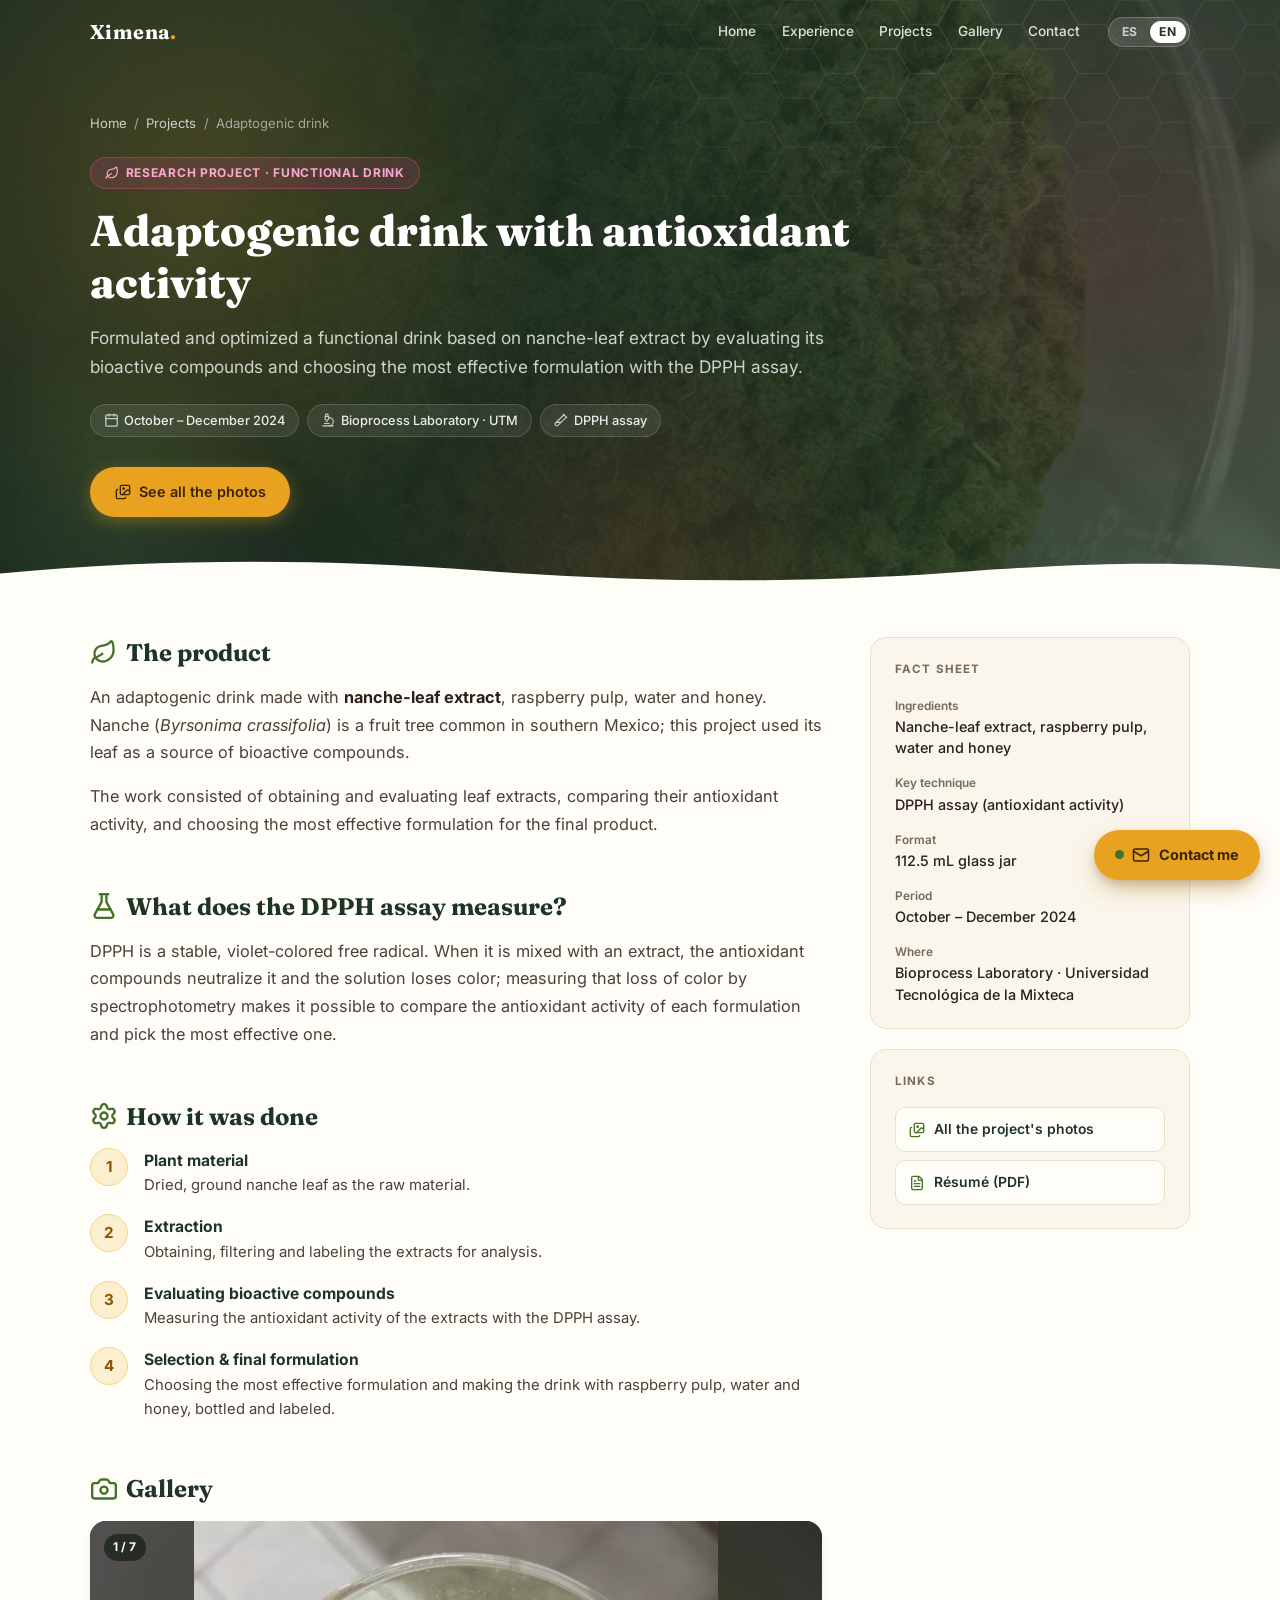
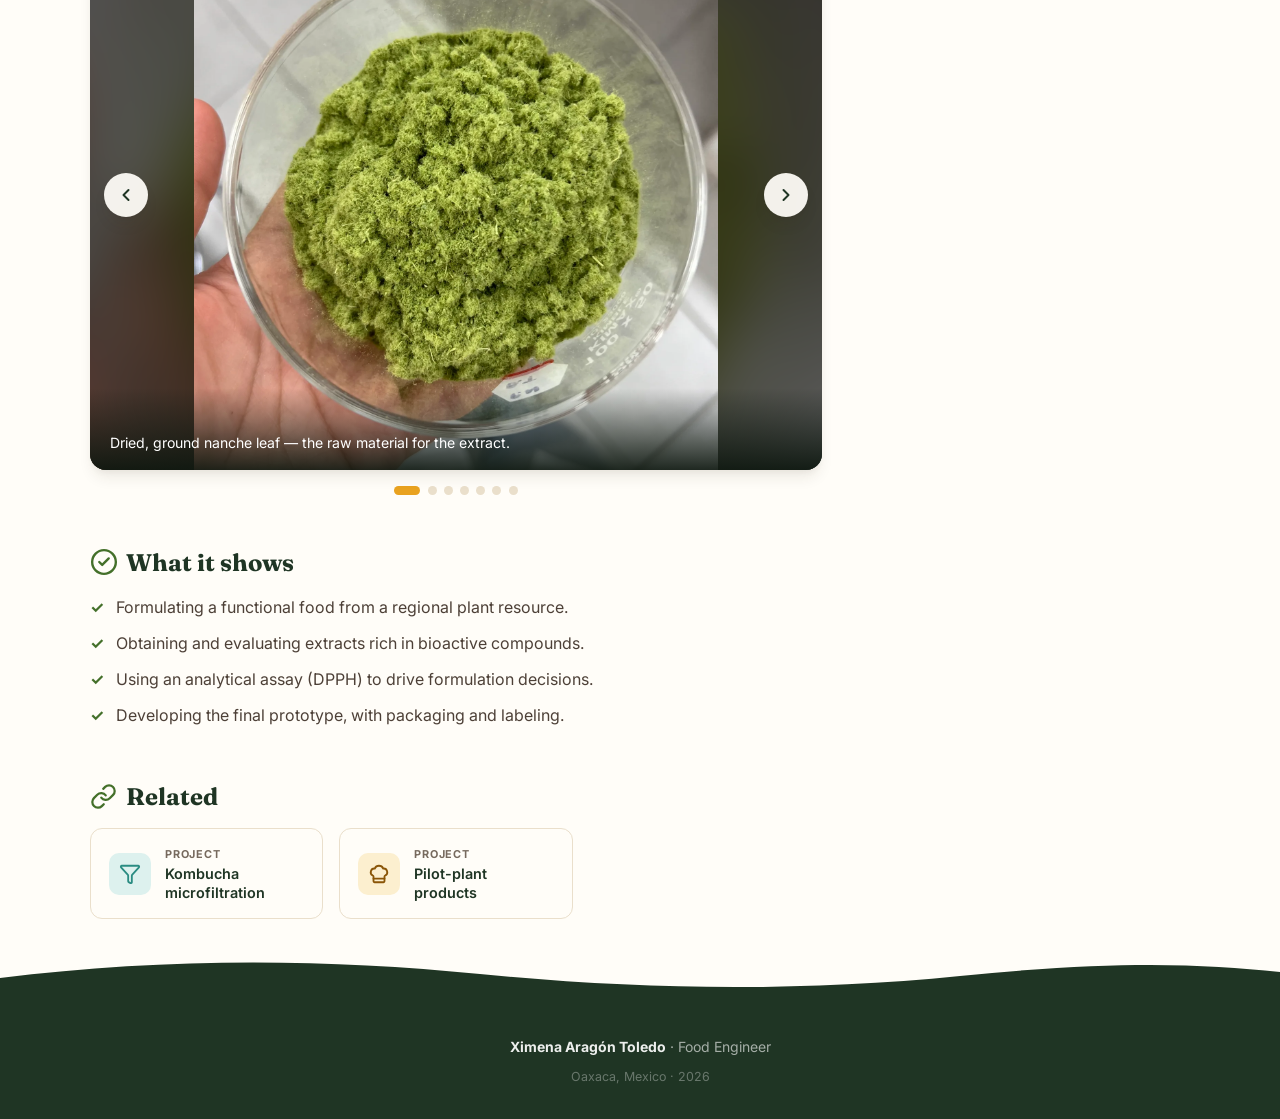
<file: proyectos/bebida-adaptogena.html>
<!DOCTYPE html>
<html lang="es">
<head>
<meta charset="UTF-8">
<meta name="viewport" content="width=device-width, initial-scale=1.0, viewport-fit=cover">
<meta name="theme-color" content="#1F3524">
<meta name="description" content="Bebida adaptógena con actividad antioxidante a base de extracto de hoja de nanche, frambuesa y miel; formulación seleccionada con el ensayo DPPH. Proyecto de Ximena Aragón Toledo.">
<title>Bebida adaptógena antioxidante | Ximena Aragón Toledo</title>
<link rel="preconnect" href="https://fonts.googleapis.com">
<link rel="preconnect" href="https://fonts.gstatic.com" crossorigin>
<link href="https://fonts.googleapis.com/css2?family=Caveat:wght@600&family=Fraunces:opsz,wght@9..144,600;9..144,700;9..144,800&family=Inter:wght@400;500;600;700;800&display=swap" rel="stylesheet">
<link rel="stylesheet" href="../assets/css/site.css?v=20261014">
<link rel="icon" href="../assets/img/favicon.svg" type="image/svg+xml">
</head>
<body>

<!-- ═══ NAV ═══ -->
<nav id="nav">
  <a href="../index.html" class="nav-logo">Ximena<span>.</span></a>
  <div class="nav-right">
    <ul class="nav-links" id="navLinks">
      <li><a href="../index.html" data-i18n="nav.home">Inicio</a></li>
      <li><a href="../index.html#experiencia" data-i18n="nav.experience">Experiencia</a></li>
      <li><a href="../index.html#proyectos" data-i18n="nav.projects">Proyectos</a></li>
      <li><a href="../galeria.html" data-i18n="nav.gallery">Galería</a></li>
      <li><a href="../index.html#contacto" data-i18n="nav.contact">Contacto</a></li>
    </ul>
    <div class="lang-switch" role="group" aria-label="Language / Idioma">
      <button class="lang-btn" data-lang="es" aria-label="Español">ES</button>
      <button class="lang-btn" data-lang="en" aria-label="English">EN</button>
    </div>
    <button class="nav-toggle" id="navToggle" aria-label="Menú" data-i18n-attr="aria-label:nav.menu" aria-expanded="false" aria-controls="navLinks">
      <span></span><span></span><span></span>
    </button>
  </div>
</nav>

<!-- ═══ HEADER ═══ -->
<header class="page-hero has-cover" style="view-transition-name:vt-bebida">
  <div class="page-cover"><img src="../assets/img/evidencias/bebida-adaptogena/img-8434-720.webp" srcset="../assets/img/evidencias/bebida-adaptogena/img-8434-720.webp 687w, ../assets/img/evidencias/bebida-adaptogena/img-8434-1600.webp 1527w" sizes="100vw" alt="" width="687" height="720" decoding="async"></div>
  <div class="container">
    <div class="crumbs"><a href="../index.html" data-i18n="crumb.home">Inicio</a><span>/</span><a href="../index.html#proyectos" data-i18n="crumb.projects">Proyectos</a><span>/</span><span data-i18n="b.crumb">Bebida adaptógena</span></div>
    <span class="page-tag t-berry" data-i18n="b.tag"><i class="ic ic-leaf"></i> Proyecto de investigación · Bebida funcional</span>
    <h1 data-i18n="b.h1">Bebida adaptógena con actividad antioxidante</h1>
    <p class="page-lead" data-i18n="b.lead">Formulación y optimización de una bebida funcional a base de extracto de hoja de nanche, mediante la evaluación de compuestos bioactivos y la selección de la formulación más eficiente con el ensayo DPPH.</p>
    <div class="page-meta">
      <span class="chip" data-i18n="b.c1"><i class="ic ic-calendar"></i> Octubre – Diciembre 2024</span>
      <span class="chip" data-i18n="b.c2"><i class="ic ic-microscope"></i> Laboratorio de Bioprocesos · UTM</span>
      <span class="chip" data-i18n="b.c3"><i class="ic ic-tube"></i> Ensayo DPPH</span>
    </div>
    <div class="page-actions">
      <a href="../galeria.html#bebida" class="btn btn-honey"><i class="ic ic-images"></i> <span data-i18n="b.a1">Ver todas las fotos</span></a>
    </div>
  </div>
</header>

<!-- ═══ CONTENT ═══ -->
<main class="detail">
  <div class="detail-grid">
    <div class="detail-main">

      <div class="block">
        <h2 class="block-title" data-i18n="b.p.title"><i class="ic ic-leaf"></i> El producto</h2>
        <div class="prose">
          <p data-i18n="b.p.p1">Una bebida adaptógena elaborada con <strong>extracto de hoja de nanche</strong>, pulpa de frambuesa, agua y miel. El nanche (<em>Byrsonima crassifolia</em>) es un árbol frutal común en el sur de México; en este proyecto se aprovechó su hoja como fuente de compuestos bioactivos.</p>
          <p data-i18n="b.p.p2">El trabajo consistió en obtener y evaluar extractos de la hoja, comparar su actividad antioxidante y elegir la formulación más eficiente para el producto final.</p>
        </div>
      </div>

      <div class="block">
        <h2 class="block-title" data-i18n="b.d.title"><i class="ic ic-flask"></i> ¿Qué mide el ensayo DPPH?</h2>
        <div class="prose">
          <p data-i18n="b.d.p1">El DPPH es un radical libre estable de color violeta. Al mezclarlo con un extracto, los compuestos antioxidantes lo neutralizan y la solución pierde color; midiendo esa decoloración por espectrofotometría se compara la actividad antioxidante de cada formulación y se elige la más eficiente.</p>
        </div>
      </div>

      <div class="block">
        <h2 class="block-title" data-i18n="b.how.title"><i class="ic ic-gear"></i> Cómo se hizo</h2>
        <ol class="steps">
          <li><div><strong data-i18n="b.s1.t">Material vegetal</strong><span data-i18n="b.s1.d">Hoja de nanche seca y molida como materia prima.</span></div></li>
          <li><div><strong data-i18n="b.s2.t">Extracción</strong><span data-i18n="b.s2.d">Obtención, filtración y etiquetado de los extractos para su análisis.</span></div></li>
          <li><div><strong data-i18n="b.s3.t">Evaluación de compuestos bioactivos</strong><span data-i18n="b.s3.d">Medición de la actividad antioxidante de los extractos con el ensayo DPPH.</span></div></li>
          <li><div><strong data-i18n="b.s4.t">Selección y formulación final</strong><span data-i18n="b.s4.d">Elección de la formulación más eficiente y elaboración de la bebida con pulpa de frambuesa, agua y miel, envasada y etiquetada.</span></div></li>
        </ol>
      </div>

      <div class="block">
        <h2 class="block-title" data-i18n="b.gal.title"><i class="ic ic-camera"></i> Galería</h2>
        <div class="car" data-carousel data-photos="bebida-adaptogena/*"></div>
      </div>

      <div class="block">
        <h2 class="block-title" data-i18n="b.k.title"><i class="ic ic-check-circle"></i> Lo que demuestra</h2>
        <ul class="checklist">
          <li data-i18n="b.k1">Formulación de un alimento funcional a partir de un recurso vegetal regional.</li>
          <li data-i18n="b.k2">Obtención y evaluación de extractos con compuestos bioactivos.</li>
          <li data-i18n="b.k3">Uso de un ensayo analítico (DPPH) para tomar decisiones de formulación.</li>
          <li data-i18n="b.k4">Desarrollo del prototipo final, envasado y etiquetado.</li>
        </ul>
      </div>

      <div class="block">
        <h2 class="block-title" data-i18n="rel.title"><i class="ic ic-link"></i> Relacionado</h2>
        <div class="rel-grid">
          <a class="rel-card" href="microfiltracion-kombucha.html"><span class="rel-ico" style="background:var(--teal-l)"><i class="ic ic-funnel"></i></span><span><span class="rel-k" data-i18n="rel.project">Proyecto</span><span class="rel-t" data-i18n="b.r1">Microfiltración de kombucha</span></span></a>
          <a class="rel-card" href="planta-piloto.html"><span class="rel-ico" style="background:var(--honey-l)"><i class="ic ic-chef"></i></span><span><span class="rel-k" data-i18n="rel.project">Proyecto</span><span class="rel-t" data-i18n="b.r2">Productos en planta piloto</span></span></a>
        </div>
      </div>

    </div>

    <aside class="aside">
      <div class="info-card">
        <h2 data-i18n="info.title">Ficha</h2>
        <dl class="facts">
          <div><dt data-i18n="b.f1.k">Ingredientes</dt><dd data-i18n="b.f1.v">Extracto de hoja de nanche, pulpa de frambuesa, agua y miel</dd></div>
          <div><dt data-i18n="b.f2.k">Técnica clave</dt><dd data-i18n="b.f2.v">Ensayo DPPH (actividad antioxidante)</dd></div>
          <div><dt data-i18n="b.f3.k">Presentación</dt><dd data-i18n="b.f3.v">Frasco de vidrio de 112.5 mL</dd></div>
          <div><dt data-i18n="b.f4.k">Periodo</dt><dd data-i18n="b.f4.v">Octubre – Diciembre 2024</dd></div>
          <div><dt data-i18n="b.f5.k">Lugar</dt><dd data-i18n="b.f5.v">Laboratorio de Bioprocesos · Universidad Tecnológica de la Mixteca</dd></div>
        </dl>
      </div>
      <div class="info-card">
        <h2 data-i18n="info.links">Enlaces</h2>
        <ul class="link-list">
          <li><a href="../galeria.html#bebida"><i class="ic ic-images"></i> <span data-i18n="b.l1">Todas las fotos del proyecto</span></a></li>
          <li><a href="../cv/CV_XimenaAragonToledo_ES.pdf" download data-i18n-attr="href:cv.ext"><i class="ic ic-file"></i> <span data-i18n="l.cv">Currículum (PDF)</span></a></li>
        </ul>
      </div>
    </aside>
  </div>
</main>

<footer>
  <p data-i18n="footer.by"><strong>Ximena Aragón Toledo</strong> · Ingeniera en Alimentos</p>
  <p style="margin-top:.4rem;font-size:.78rem;opacity:.55" data-i18n="footer.loc">Oaxaca, México · 2026</p>
</footer>

<script>
window.PAGE_I18N = {
  en: {
    "meta.title": `Adaptogenic antioxidant drink | Ximena Aragón Toledo`,
    "meta.desc": `An adaptogenic drink with antioxidant activity made from nanche-leaf extract, raspberry and honey; formulation chosen with the DPPH assay. A project by Ximena Aragón Toledo.`,
    "cv.ext": `../cv/CV_XimenaAragonToledo_EN.pdf`,
    "l.cv": `Résumé (PDF)`,
    "b.crumb": `Adaptogenic drink`,
    "b.tag": `<i class="ic ic-leaf"></i> Research project · Functional drink`,
    "b.h1": `Adaptogenic drink with antioxidant activity`,
    "b.lead": `Formulated and optimized a functional drink based on nanche-leaf extract by evaluating its bioactive compounds and choosing the most effective formulation with the DPPH assay.`,
    "b.c1": `<i class="ic ic-calendar"></i> October – December 2024`,
    "b.c2": `<i class="ic ic-microscope"></i> Bioprocess Laboratory · UTM`,
    "b.c3": `<i class="ic ic-tube"></i> DPPH assay`,
    "b.a1": `See all the photos`,
    "b.p.title": `<i class="ic ic-leaf"></i> The product`,
    "b.p.p1": `An adaptogenic drink made with <strong>nanche-leaf extract</strong>, raspberry pulp, water and honey. Nanche (<em>Byrsonima crassifolia</em>) is a fruit tree common in southern Mexico; this project used its leaf as a source of bioactive compounds.`,
    "b.p.p2": `The work consisted of obtaining and evaluating leaf extracts, comparing their antioxidant activity, and choosing the most effective formulation for the final product.`,
    "b.d.title": `<i class="ic ic-flask"></i> What does the DPPH assay measure?`,
    "b.d.p1": `DPPH is a stable, violet-colored free radical. When it is mixed with an extract, the antioxidant compounds neutralize it and the solution loses color; measuring that loss of color by spectrophotometry makes it possible to compare the antioxidant activity of each formulation and pick the most effective one.`,
    "b.how.title": `<i class="ic ic-gear"></i> How it was done`,
    "b.s1.t": `Plant material`,
    "b.s1.d": `Dried, ground nanche leaf as the raw material.`,
    "b.s2.t": `Extraction`,
    "b.s2.d": `Obtaining, filtering and labeling the extracts for analysis.`,
    "b.s3.t": `Evaluating bioactive compounds`,
    "b.s3.d": `Measuring the antioxidant activity of the extracts with the DPPH assay.`,
    "b.s4.t": `Selection & final formulation`,
    "b.s4.d": `Choosing the most effective formulation and making the drink with raspberry pulp, water and honey, bottled and labeled.`,
    "b.gal.title": `<i class="ic ic-camera"></i> Gallery`,
    "b.k.title": `<i class="ic ic-check-circle"></i> What it shows`,
    "b.k1": `Formulating a functional food from a regional plant resource.`,
    "b.k2": `Obtaining and evaluating extracts rich in bioactive compounds.`,
    "b.k3": `Using an analytical assay (DPPH) to drive formulation decisions.`,
    "b.k4": `Developing the final prototype, with packaging and labeling.`,
    "b.r1": `Kombucha microfiltration`,
    "b.r2": `Pilot-plant products`,
    "b.f1.k": `Ingredients`,
    "b.f1.v": `Nanche-leaf extract, raspberry pulp, water and honey`,
    "b.f2.k": `Key technique`,
    "b.f2.v": `DPPH assay (antioxidant activity)`,
    "b.f3.k": `Format`,
    "b.f3.v": `112.5 mL glass jar`,
    "b.f4.k": `Period`,
    "b.f4.v": `October – December 2024`,
    "b.f5.k": `Where`,
    "b.f5.v": `Bioprocess Laboratory · Universidad Tecnológica de la Mixteca`,
    "b.l1": `All the project's photos`,
  },
};
</script>
<script src="../assets/js/gallery-data.js?v=4b8d4a59"></script>
<script src="../assets/js/site.js?v=20261014"></script>
</body>
</html>
</file>
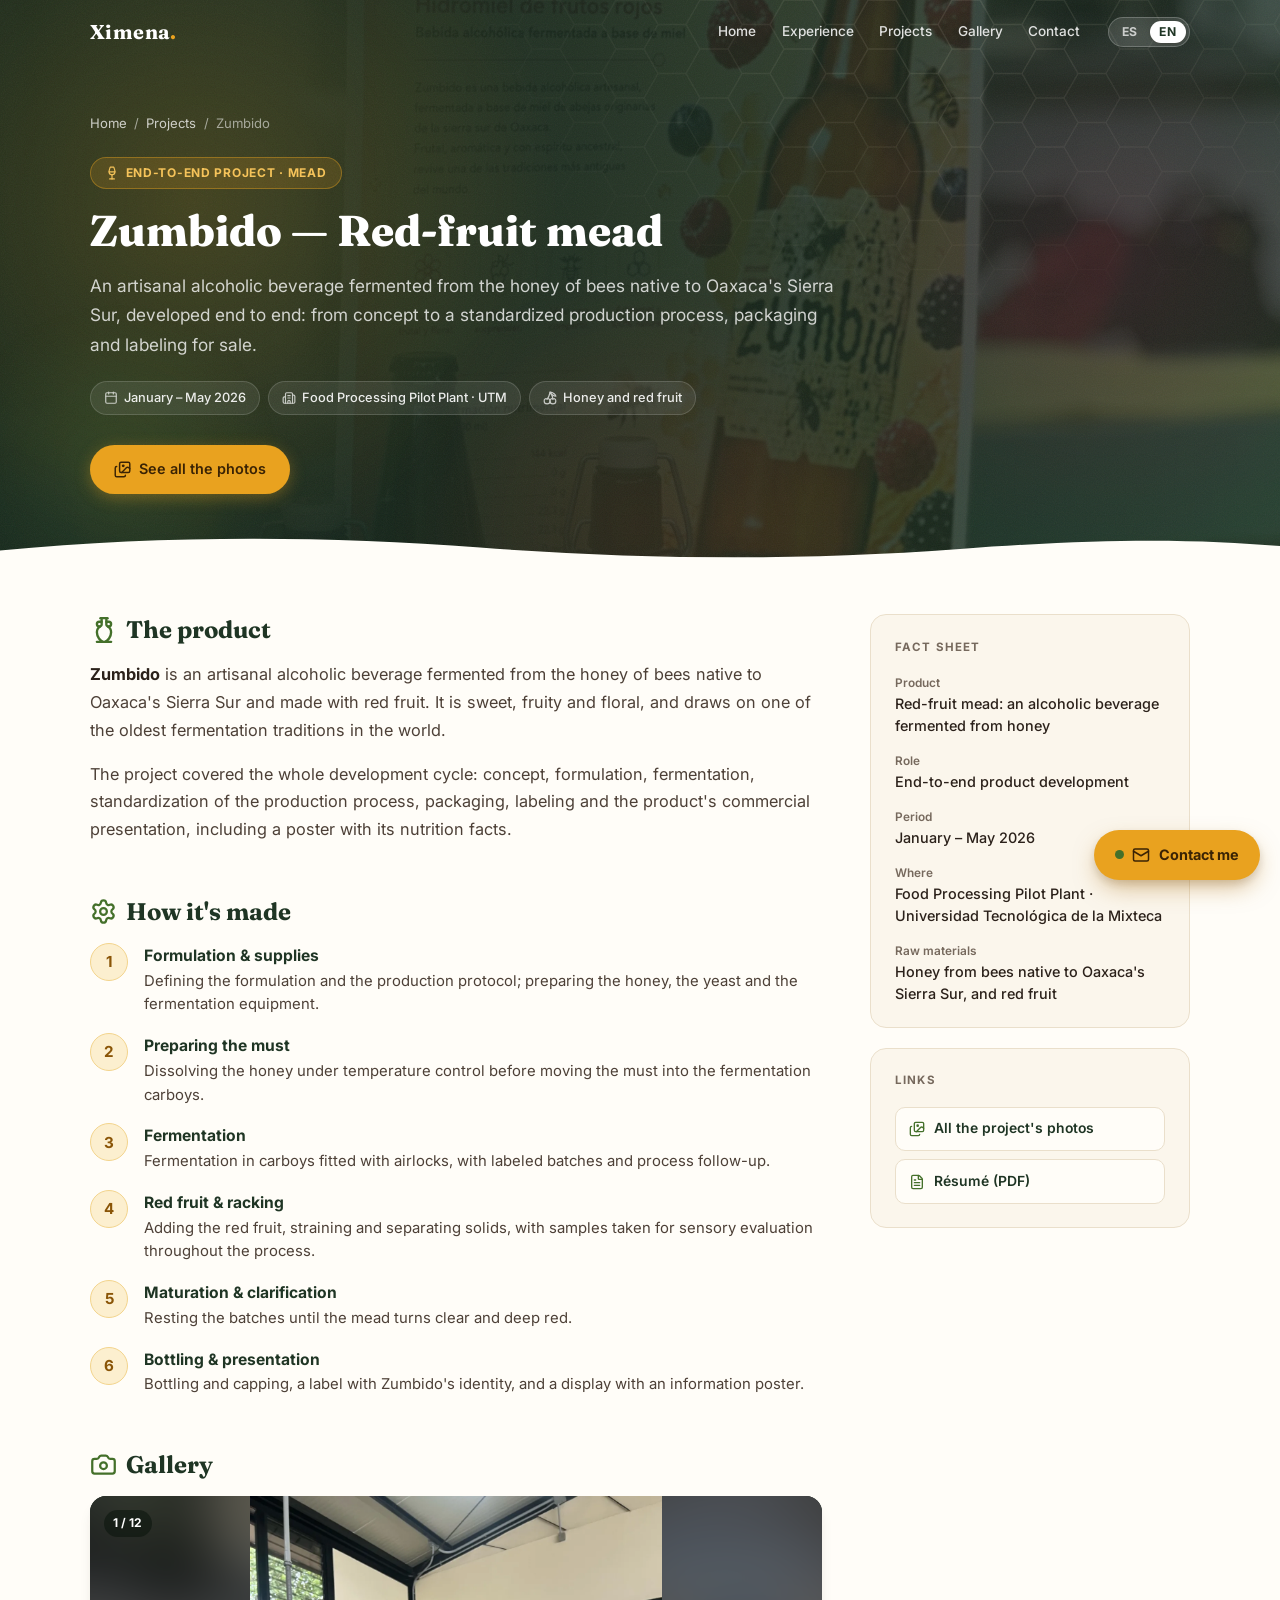
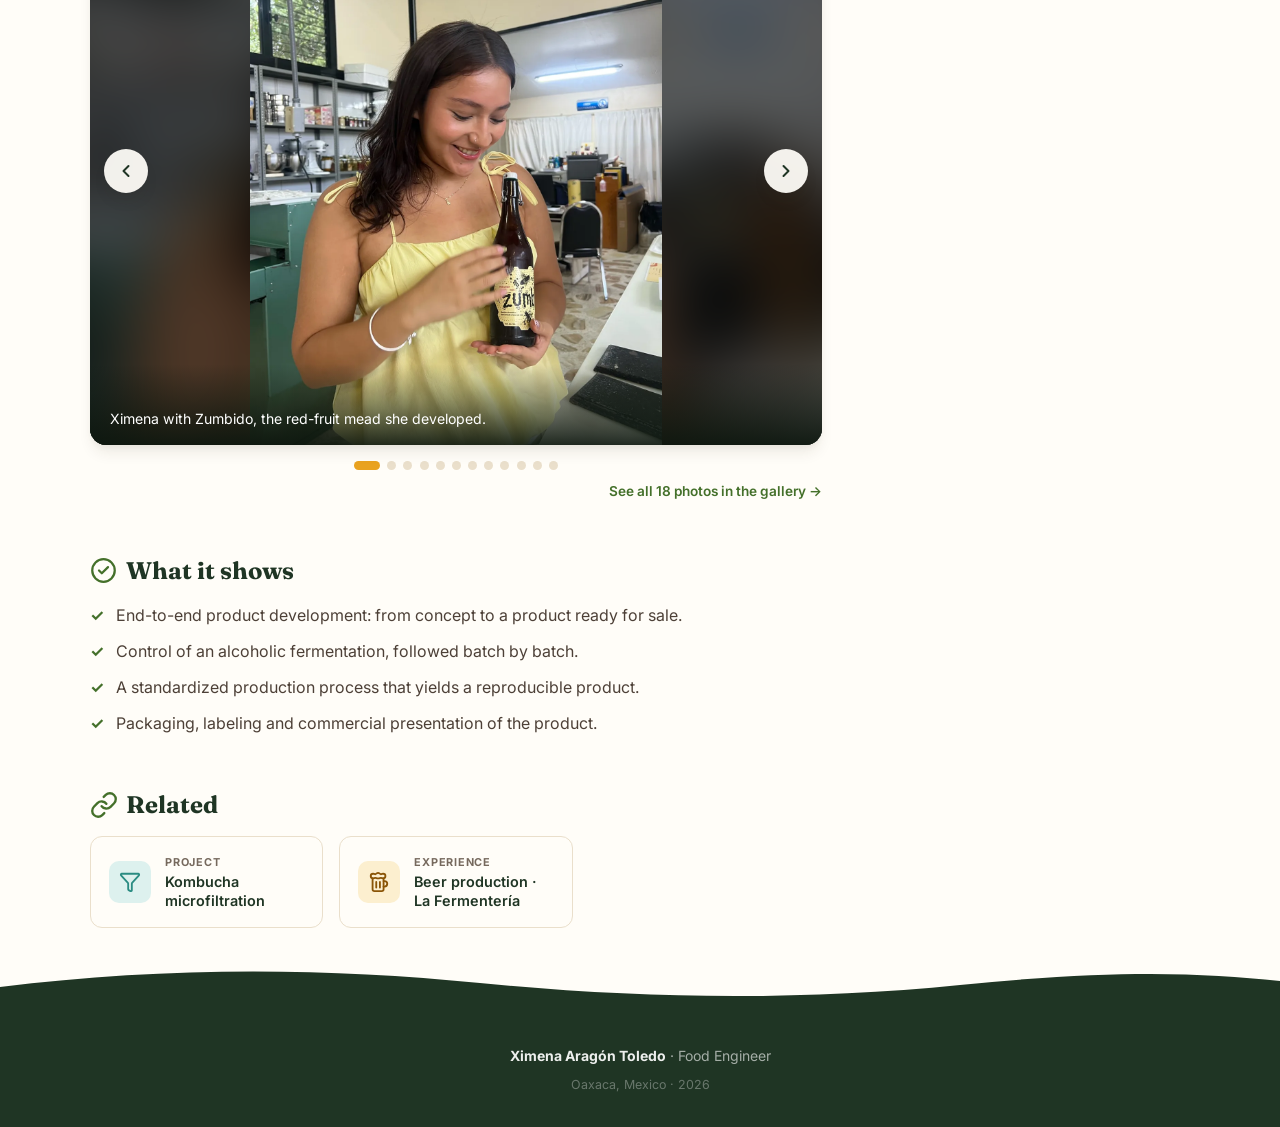
<file: proyectos/hidromiel-zumbido.html>
<!DOCTYPE html>
<html lang="es">
<head>
<meta charset="UTF-8">
<meta name="viewport" content="width=device-width, initial-scale=1.0, viewport-fit=cover">
<meta name="theme-color" content="#1F3524">
<meta name="description" content="Zumbido: hidromiel artesanal de frutos rojos a base de miel de la Sierra Sur de Oaxaca, desarrollado de forma integral por Ximena Aragón Toledo.">
<title>Zumbido — Hidromiel de frutos rojos | Ximena Aragón Toledo</title>
<link rel="preconnect" href="https://fonts.googleapis.com">
<link rel="preconnect" href="https://fonts.gstatic.com" crossorigin>
<link href="https://fonts.googleapis.com/css2?family=Caveat:wght@600&family=Fraunces:opsz,wght@9..144,600;9..144,700;9..144,800&family=Inter:wght@400;500;600;700;800&display=swap" rel="stylesheet">
<link rel="stylesheet" href="../assets/css/site.css?v=20261014">
<link rel="icon" href="../assets/img/favicon.svg" type="image/svg+xml">
</head>
<body>

<!-- ═══ NAV ═══ -->
<nav id="nav">
  <a href="../index.html" class="nav-logo">Ximena<span>.</span></a>
  <div class="nav-right">
    <ul class="nav-links" id="navLinks">
      <li><a href="../index.html" data-i18n="nav.home">Inicio</a></li>
      <li><a href="../index.html#experiencia" data-i18n="nav.experience">Experiencia</a></li>
      <li><a href="../index.html#proyectos" data-i18n="nav.projects">Proyectos</a></li>
      <li><a href="../galeria.html" data-i18n="nav.gallery">Galería</a></li>
      <li><a href="../index.html#contacto" data-i18n="nav.contact">Contacto</a></li>
    </ul>
    <div class="lang-switch" role="group" aria-label="Language / Idioma">
      <button class="lang-btn" data-lang="es" aria-label="Español">ES</button>
      <button class="lang-btn" data-lang="en" aria-label="English">EN</button>
    </div>
    <button class="nav-toggle" id="navToggle" aria-label="Menú" data-i18n-attr="aria-label:nav.menu" aria-expanded="false" aria-controls="navLinks">
      <span></span><span></span><span></span>
    </button>
  </div>
</nav>

<!-- ═══ HEADER ═══ -->
<header class="page-hero has-cover" style="view-transition-name:vt-zumbido">
  <div class="page-cover"><img src="../assets/img/evidencias/hidromiel/img-2383-720.webp" srcset="../assets/img/evidencias/hidromiel/img-2383-720.webp 540w, ../assets/img/evidencias/hidromiel/img-2383-1600.webp 1200w" sizes="100vw" alt="" width="540" height="720" decoding="async" style="object-position:center 35%"></div>
  <div class="container">
    <div class="crumbs"><a href="../index.html" data-i18n="crumb.home">Inicio</a><span>/</span><a href="../index.html#proyectos" data-i18n="crumb.projects">Proyectos</a><span>/</span><span>Zumbido</span></div>
    <span class="page-tag" data-i18n="z.tag"><i class="ic ic-wine"></i> Proyecto integral · Hidromiel</span>
    <h1 data-i18n="z.h1">Zumbido — Hidromiel de frutos rojos</h1>
    <p class="page-lead" data-i18n="z.lead">Bebida alcohólica artesanal fermentada a base de miel de abejas de la Sierra Sur de Oaxaca, desarrollada de forma integral: de la conceptualización a la estandarización del proceso productivo, el envasado y el etiquetado para su comercialización.</p>
    <div class="page-meta">
      <span class="chip" data-i18n="z.c1"><i class="ic ic-calendar"></i> Enero – Mayo 2026</span>
      <span class="chip" data-i18n="z.c2"><i class="ic ic-building"></i> Taller de Procesamiento de Alimentos · UTM</span>
      <span class="chip" data-i18n="z.c3"><i class="ic ic-cherry"></i> Miel y frutos rojos</span>
    </div>
    <div class="page-actions">
      <a href="../galeria.html#hidromiel" class="btn btn-honey"><i class="ic ic-images"></i> <span data-i18n="z.a1">Ver todas las fotos</span></a>
    </div>
  </div>
</header>

<!-- ═══ CONTENT ═══ -->
<main class="detail">
  <div class="detail-grid">
    <div class="detail-main">

      <div class="block">
        <h2 class="block-title" data-i18n="z.p.title"><i class="ic ic-amphora"></i> El producto</h2>
        <div class="prose">
          <p data-i18n="z.p.p1"><strong>Zumbido</strong> es una bebida alcohólica artesanal, fermentada a base de miel de abejas originarias de la Sierra Sur de Oaxaca y elaborada con frutos rojos. Su perfil es dulce, frutal y floral, y retoma una de las tradiciones fermentativas más antiguas del mundo.</p>
          <p data-i18n="z.p.p2">El proyecto abarcó el ciclo completo de desarrollo: concepto, formulación, fermentación, estandarización del proceso productivo, envasado, etiquetado y presentación comercial del producto, con un cartel que incluye su información nutrimental.</p>
        </div>
      </div>

      <div class="block">
        <h2 class="block-title" data-i18n="z.how.title"><i class="ic ic-gear"></i> Proceso de elaboración</h2>
        <ol class="steps">
          <li><div><strong data-i18n="z.s1.t">Formulación e insumos</strong><span data-i18n="z.s1.d">Definición de la formulación y del protocolo de elaboración; preparación de la miel, la levadura y el equipo de fermentación.</span></div></li>
          <li><div><strong data-i18n="z.s2.t">Preparación del mosto</strong><span data-i18n="z.s2.d">Disolución de la miel con control de temperatura antes de pasar el mosto a los garrafones de fermentación.</span></div></li>
          <li><div><strong data-i18n="z.s3.t">Fermentación</strong><span data-i18n="z.s3.d">Fermentación en garrafones con trampa de aire (airlock), con lotes identificados y seguimiento del proceso.</span></div></li>
          <li><div><strong data-i18n="z.s4.t">Frutos rojos y trasiego</strong><span data-i18n="z.s4.d">Incorporación de frutos rojos, filtrado y separación de sólidos, con muestras para evaluación sensorial a lo largo del proceso.</span></div></li>
          <li><div><strong data-i18n="z.s5.t">Maduración y clarificación</strong><span data-i18n="z.s5.d">Reposo de los lotes hasta obtener un hidromiel limpio, de color rojo intenso.</span></div></li>
          <li><div><strong data-i18n="z.s6.t">Embotellado y presentación</strong><span data-i18n="z.s6.d">Embotellado y taponado, etiqueta con la identidad de Zumbido y montaje de un exhibidor con cartel informativo.</span></div></li>
        </ol>
      </div>

      <div class="block">
        <h2 class="block-title" data-i18n="z.gal.title"><i class="ic ic-camera"></i> Galería</h2>
        <div class="car" data-carousel data-more="hidromiel" data-photos="hidromiel/98f285c8 hidromiel/img-0212 hidromiel/img-0409 hidromiel/img-0423 hidromiel/img-0426 hidromiel/img-0503 hidromiel/img-1256 hidromiel/img-2138 hidromiel/img-2152 hidromiel/img-2383 hidromiel/img-2386 hidromiel/img-2517"></div>
      </div>

      <div class="block">
        <h2 class="block-title" data-i18n="z.k.title"><i class="ic ic-check-circle"></i> Lo que demuestra</h2>
        <ul class="checklist">
          <li data-i18n="z.k1">Desarrollo de un producto de punta a punta: del concepto al producto listo para su venta.</li>
          <li data-i18n="z.k2">Control de una fermentación alcohólica con seguimiento por lotes.</li>
          <li data-i18n="z.k3">Estandarización del proceso productivo para obtener un producto reproducible.</li>
          <li data-i18n="z.k4">Envasado, etiquetado y presentación comercial del producto.</li>
        </ul>
      </div>

      <div class="block">
        <h2 class="block-title" data-i18n="rel.title"><i class="ic ic-link"></i> Relacionado</h2>
        <div class="rel-grid">
          <a class="rel-card" href="microfiltracion-kombucha.html"><span class="rel-ico" style="background:var(--teal-l)"><i class="ic ic-funnel"></i></span><span><span class="rel-k" data-i18n="rel.project">Proyecto</span><span class="rel-t" data-i18n="z.r1">Microfiltración de kombucha</span></span></a>
          <a class="rel-card" href="../experiencia/la-fermenteria.html"><span class="rel-ico" style="background:var(--honey-l)"><i class="ic ic-beer"></i></span><span><span class="rel-k" data-i18n="rel.experience">Experiencia</span><span class="rel-t" data-i18n="z.r2">Producción de cerveza · La Fermentería</span></span></a>
        </div>
      </div>

    </div>

    <aside class="aside">
      <div class="info-card">
        <h2 data-i18n="info.title">Ficha</h2>
        <dl class="facts">
          <div><dt data-i18n="z.f1.k">Producto</dt><dd data-i18n="z.f1.v">Hidromiel de frutos rojos: bebida alcohólica fermentada a base de miel</dd></div>
          <div><dt data-i18n="z.f2.k">Rol</dt><dd data-i18n="z.f2.v">Desarrollo integral del producto</dd></div>
          <div><dt data-i18n="z.f3.k">Periodo</dt><dd data-i18n="z.f3.v">Enero – Mayo 2026</dd></div>
          <div><dt data-i18n="z.f4.k">Lugar</dt><dd data-i18n="z.f4.v">Taller de Procesamiento de Alimentos · Universidad Tecnológica de la Mixteca</dd></div>
          <div><dt data-i18n="z.f5.k">Materia prima</dt><dd data-i18n="z.f5.v">Miel de abejas de la Sierra Sur de Oaxaca y frutos rojos</dd></div>
        </dl>
      </div>
      <div class="info-card">
        <h2 data-i18n="info.links">Enlaces</h2>
        <ul class="link-list">
          <li><a href="../galeria.html#hidromiel"><i class="ic ic-images"></i> <span data-i18n="z.l1">Todas las fotos del proyecto</span></a></li>
          <li><a href="../cv/CV_XimenaAragonToledo_ES.pdf" download data-i18n-attr="href:cv.ext"><i class="ic ic-file"></i> <span data-i18n="l.cv">Currículum (PDF)</span></a></li>
        </ul>
      </div>
    </aside>
  </div>
</main>

<footer>
  <p data-i18n="footer.by"><strong>Ximena Aragón Toledo</strong> · Ingeniera en Alimentos</p>
  <p style="margin-top:.4rem;font-size:.78rem;opacity:.55" data-i18n="footer.loc">Oaxaca, México · 2026</p>
</footer>

<script>
window.PAGE_I18N = {
  en: {
    "meta.title": `Zumbido — Red-fruit mead | Ximena Aragón Toledo`,
    "meta.desc": `Zumbido: an artisanal red-fruit mead made with honey from Oaxaca's Sierra Sur, developed end to end by Ximena Aragón Toledo.`,
    "cv.ext": `../cv/CV_XimenaAragonToledo_EN.pdf`,
    "l.cv": `Résumé (PDF)`,
    "z.tag": `<i class="ic ic-wine"></i> End-to-end project · Mead`,
    "z.h1": `Zumbido — Red-fruit mead`,
    "z.lead": `An artisanal alcoholic beverage fermented from the honey of bees native to Oaxaca's Sierra Sur, developed end to end: from concept to a standardized production process, packaging and labeling for sale.`,
    "z.c1": `<i class="ic ic-calendar"></i> January – May 2026`,
    "z.c2": `<i class="ic ic-building"></i> Food Processing Pilot Plant · UTM`,
    "z.c3": `<i class="ic ic-cherry"></i> Honey and red fruit`,
    "z.a1": `See all the photos`,
    "z.p.title": `<i class="ic ic-amphora"></i> The product`,
    "z.p.p1": `<strong>Zumbido</strong> is an artisanal alcoholic beverage fermented from the honey of bees native to Oaxaca's Sierra Sur and made with red fruit. It is sweet, fruity and floral, and draws on one of the oldest fermentation traditions in the world.`,
    "z.p.p2": `The project covered the whole development cycle: concept, formulation, fermentation, standardization of the production process, packaging, labeling and the product's commercial presentation, including a poster with its nutrition facts.`,
    "z.how.title": `<i class="ic ic-gear"></i> How it's made`,
    "z.s1.t": `Formulation & supplies`,
    "z.s1.d": `Defining the formulation and the production protocol; preparing the honey, the yeast and the fermentation equipment.`,
    "z.s2.t": `Preparing the must`,
    "z.s2.d": `Dissolving the honey under temperature control before moving the must into the fermentation carboys.`,
    "z.s3.t": `Fermentation`,
    "z.s3.d": `Fermentation in carboys fitted with airlocks, with labeled batches and process follow-up.`,
    "z.s4.t": `Red fruit & racking`,
    "z.s4.d": `Adding the red fruit, straining and separating solids, with samples taken for sensory evaluation throughout the process.`,
    "z.s5.t": `Maturation & clarification`,
    "z.s5.d": `Resting the batches until the mead turns clear and deep red.`,
    "z.s6.t": `Bottling & presentation`,
    "z.s6.d": `Bottling and capping, a label with Zumbido's identity, and a display with an information poster.`,
    "z.gal.title": `<i class="ic ic-camera"></i> Gallery`,
    "z.k.title": `<i class="ic ic-check-circle"></i> What it shows`,
    "z.k1": `End-to-end product development: from concept to a product ready for sale.`,
    "z.k2": `Control of an alcoholic fermentation, followed batch by batch.`,
    "z.k3": `A standardized production process that yields a reproducible product.`,
    "z.k4": `Packaging, labeling and commercial presentation of the product.`,
    "z.r1": `Kombucha microfiltration`,
    "z.r2": `Beer production · La Fermentería`,
    "z.f1.k": `Product`,
    "z.f1.v": `Red-fruit mead: an alcoholic beverage fermented from honey`,
    "z.f2.k": `Role`,
    "z.f2.v": `End-to-end product development`,
    "z.f3.k": `Period`,
    "z.f3.v": `January – May 2026`,
    "z.f4.k": `Where`,
    "z.f4.v": `Food Processing Pilot Plant · Universidad Tecnológica de la Mixteca`,
    "z.f5.k": `Raw materials`,
    "z.f5.v": `Honey from bees native to Oaxaca's Sierra Sur, and red fruit`,
    "z.l1": `All the project's photos`,
  },
};
</script>
<script src="../assets/js/gallery-data.js?v=4b8d4a59"></script>
<script src="../assets/js/site.js?v=20261014"></script>
</body>
</html>
</file>
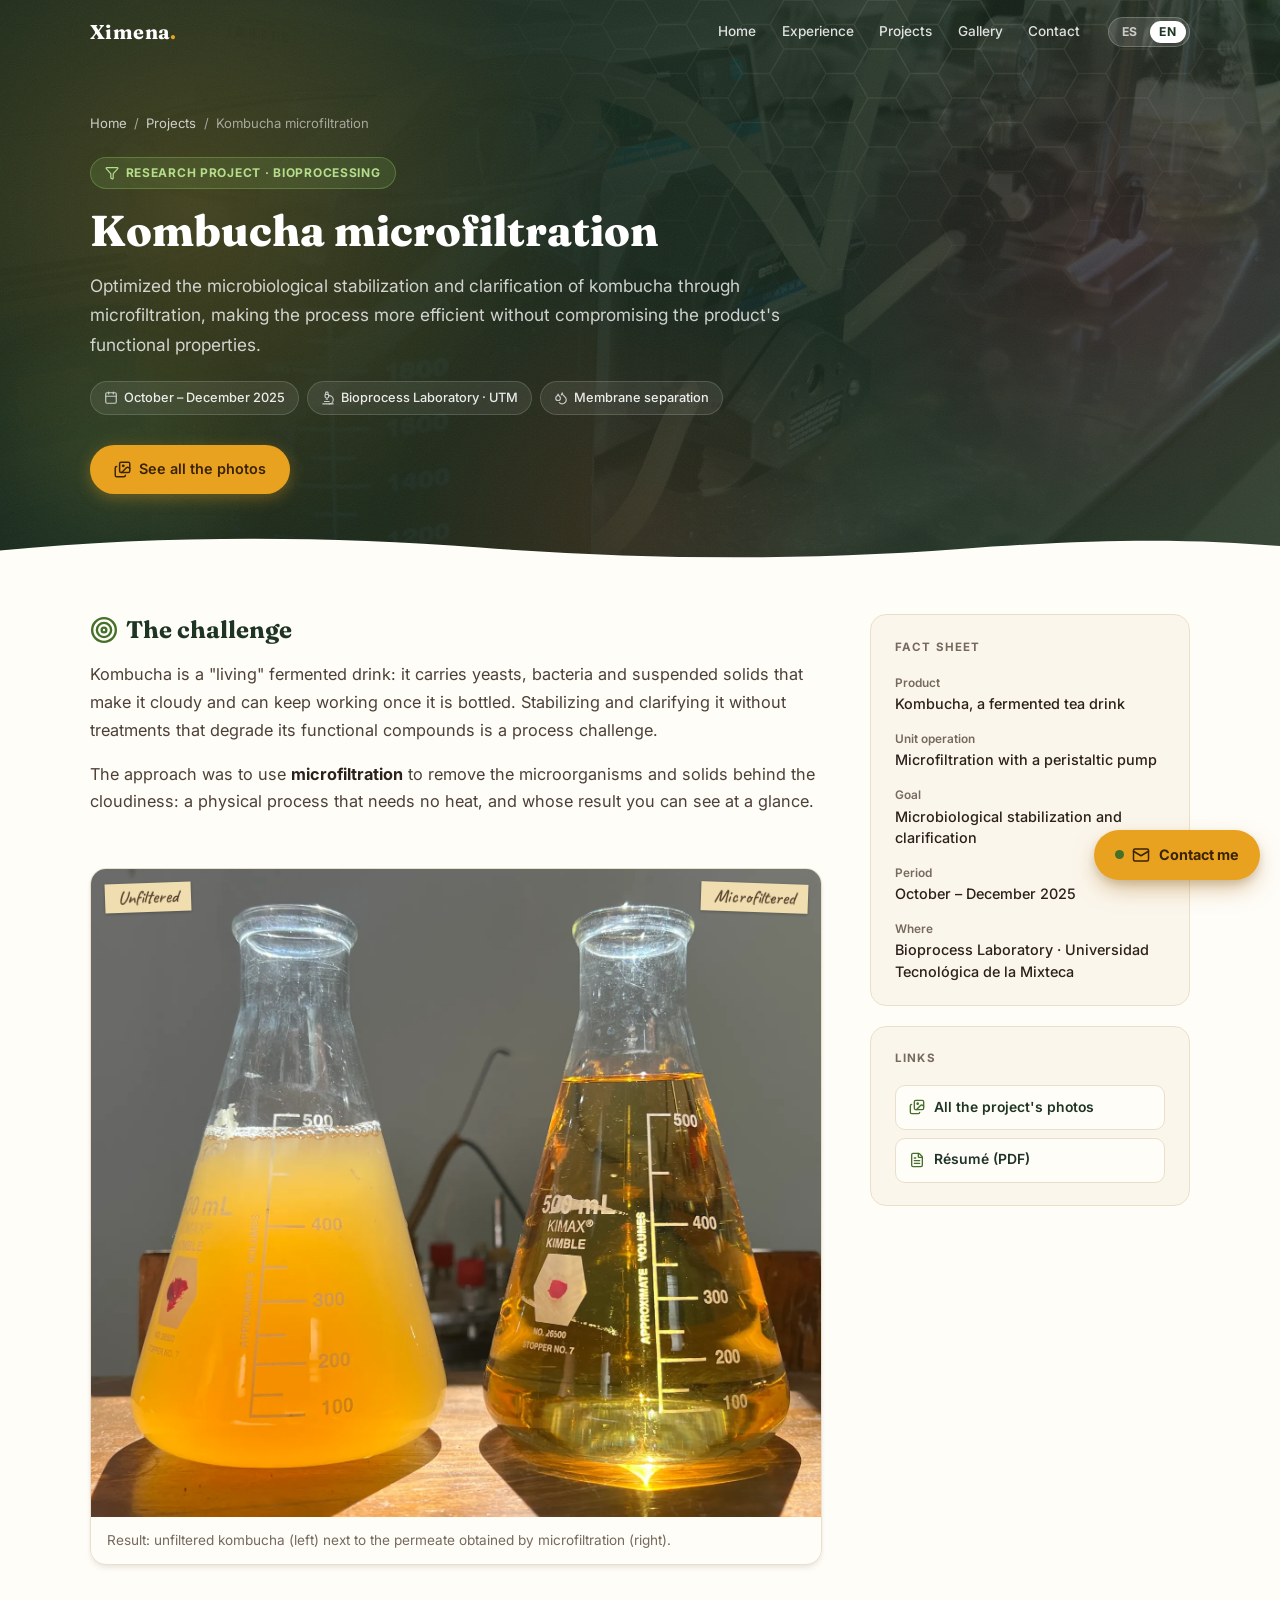
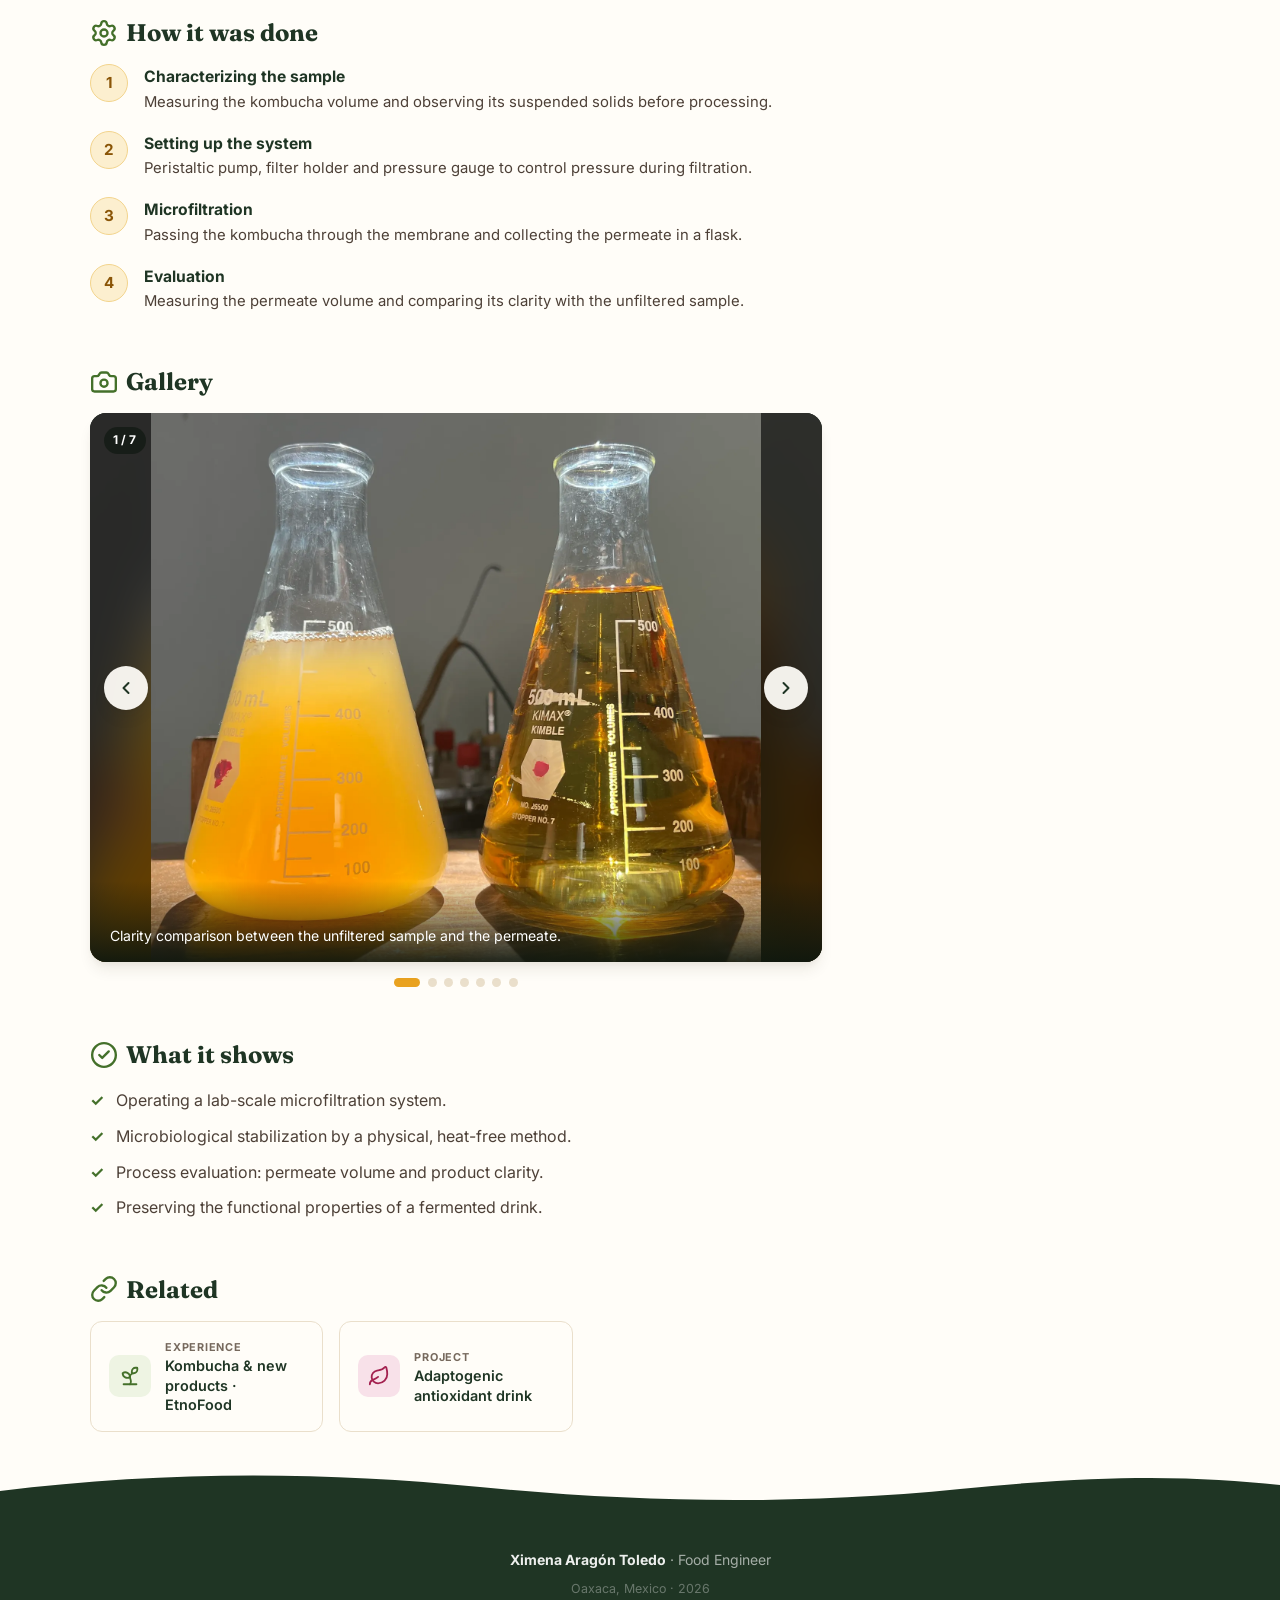
<file: proyectos/microfiltracion-kombucha.html>
<!DOCTYPE html>
<html lang="es">
<head>
<meta charset="UTF-8">
<meta name="viewport" content="width=device-width, initial-scale=1.0, viewport-fit=cover">
<meta name="theme-color" content="#1F3524">
<meta name="description" content="Microfiltración de kombucha: estabilización microbiológica y clarificación sin comprometer sus propiedades funcionales. Proyecto de Ximena Aragón Toledo en el Laboratorio de Bioprocesos de la UTM.">
<title>Microfiltración de kombucha | Ximena Aragón Toledo</title>
<link rel="preconnect" href="https://fonts.googleapis.com">
<link rel="preconnect" href="https://fonts.gstatic.com" crossorigin>
<link href="https://fonts.googleapis.com/css2?family=Caveat:wght@600&family=Fraunces:opsz,wght@9..144,600;9..144,700;9..144,800&family=Inter:wght@400;500;600;700;800&display=swap" rel="stylesheet">
<link rel="stylesheet" href="../assets/css/site.css?v=20261014">
<link rel="icon" href="../assets/img/favicon.svg" type="image/svg+xml">
</head>
<body>

<!-- ═══ NAV ═══ -->
<nav id="nav">
  <a href="../index.html" class="nav-logo">Ximena<span>.</span></a>
  <div class="nav-right">
    <ul class="nav-links" id="navLinks">
      <li><a href="../index.html" data-i18n="nav.home">Inicio</a></li>
      <li><a href="../index.html#experiencia" data-i18n="nav.experience">Experiencia</a></li>
      <li><a href="../index.html#proyectos" data-i18n="nav.projects">Proyectos</a></li>
      <li><a href="../galeria.html" data-i18n="nav.gallery">Galería</a></li>
      <li><a href="../index.html#contacto" data-i18n="nav.contact">Contacto</a></li>
    </ul>
    <div class="lang-switch" role="group" aria-label="Language / Idioma">
      <button class="lang-btn" data-lang="es" aria-label="Español">ES</button>
      <button class="lang-btn" data-lang="en" aria-label="English">EN</button>
    </div>
    <button class="nav-toggle" id="navToggle" aria-label="Menú" data-i18n-attr="aria-label:nav.menu" aria-expanded="false" aria-controls="navLinks">
      <span></span><span></span><span></span>
    </button>
  </div>
</nav>

<!-- ═══ HEADER ═══ -->
<header class="page-hero has-cover" style="view-transition-name:vt-kombucha">
  <div class="page-cover"><img src="../assets/img/evidencias/microfiltracion/img-7892-720.webp" srcset="../assets/img/evidencias/microfiltracion/img-7892-720.webp 720w, ../assets/img/evidencias/microfiltracion/img-7892-1600.webp 1600w" sizes="100vw" alt="" width="720" height="646" decoding="async"></div>
  <div class="container">
    <div class="crumbs"><a href="../index.html" data-i18n="crumb.home">Inicio</a><span>/</span><a href="../index.html#proyectos" data-i18n="crumb.projects">Proyectos</a><span>/</span><span data-i18n="k.crumb">Microfiltración de kombucha</span></div>
    <span class="page-tag t-herb" data-i18n="k.tag"><i class="ic ic-funnel"></i> Proyecto de investigación · Bioprocesos</span>
    <h1 data-i18n="k.h1">Microfiltración de kombucha</h1>
    <p class="page-lead" data-i18n="k.lead">Optimización del proceso de estabilización microbiológica y clarificación de la kombucha mediante microfiltración, mejorando la eficiencia del proceso sin comprometer las propiedades funcionales del producto.</p>
    <div class="page-meta">
      <span class="chip" data-i18n="k.c1"><i class="ic ic-calendar"></i> Octubre – Diciembre 2025</span>
      <span class="chip" data-i18n="k.c2"><i class="ic ic-microscope"></i> Laboratorio de Bioprocesos · UTM</span>
      <span class="chip" data-i18n="k.c3"><i class="ic ic-droplets"></i> Separación por membrana</span>
    </div>
    <div class="page-actions">
      <a href="../galeria.html#microfiltracion" class="btn btn-honey"><i class="ic ic-images"></i> <span data-i18n="k.a1">Ver todas las fotos</span></a>
    </div>
  </div>
</header>

<!-- ═══ CONTENT ═══ -->
<main class="detail">
  <div class="detail-grid">
    <div class="detail-main">

      <div class="block">
        <h2 class="block-title" data-i18n="k.why.title"><i class="ic ic-target"></i> El reto</h2>
        <div class="prose">
          <p data-i18n="k.why.p1">La kombucha es una bebida fermentada «viva»: contiene levaduras, bacterias y sólidos en suspensión que le dan turbidez y que pueden seguir actuando una vez envasada. Estabilizarla y clarificarla sin someterla a tratamientos que deterioren sus compuestos funcionales es un reto de proceso.</p>
          <p data-i18n="k.why.p2">La propuesta fue separar por <strong>microfiltración</strong> los microorganismos y los sólidos responsables de la turbidez: un proceso físico, que no necesita calor, y cuyo resultado se aprecia a simple vista.</p>
        </div>
      </div>

      <div class="block">
        <figure class="figure">
          <span class="ba-lbl ba-l" data-i18n="k.before">Sin filtrar</span>
          <span class="ba-lbl ba-r" data-i18n="k.after">Microfiltrada</span>
          <img src="../assets/img/evidencias/microfiltracion/img-7932-720.webp" srcset="../assets/img/evidencias/microfiltracion/img-7932-720.webp 720w, ../assets/img/evidencias/microfiltracion/img-7932-1600.webp 1600w" sizes="(max-width: 900px) 100vw, 760px" width="720" height="648" data-full="../assets/img/evidencias/microfiltracion/img-7932-1600.webp" alt="Kombucha sin filtrar, turbia, junto al permeado microfiltrado, claro" data-i18n-attr="alt:k.fig.alt" loading="lazy" decoding="async" data-zoom>
          <figcaption data-i18n="k.fig">Resultado: la kombucha sin filtrar (izquierda) frente al permeado obtenido por microfiltración (derecha).</figcaption>
        </figure>
      </div>

      <div class="block">
        <h2 class="block-title" data-i18n="k.how.title"><i class="ic ic-gear"></i> Cómo se hizo</h2>
        <ol class="steps">
          <li><div><strong data-i18n="k.s1.t">Caracterización de la muestra</strong><span data-i18n="k.s1.d">Medición del volumen de kombucha y observación de los sólidos en suspensión antes del proceso.</span></div></li>
          <li><div><strong data-i18n="k.s2.t">Montaje del sistema</strong><span data-i18n="k.s2.d">Bomba peristáltica, portafiltros y manómetro para controlar la presión durante la filtración.</span></div></li>
          <li><div><strong data-i18n="k.s3.t">Microfiltración</strong><span data-i18n="k.s3.d">Paso de la kombucha a través de la membrana y recolección del permeado en matraz.</span></div></li>
          <li><div><strong data-i18n="k.s4.t">Evaluación</strong><span data-i18n="k.s4.d">Medición del volumen de permeado y comparación de su claridad frente a la muestra sin filtrar.</span></div></li>
        </ol>
      </div>

      <div class="block">
        <h2 class="block-title" data-i18n="k.gal.title"><i class="ic ic-camera"></i> Galería</h2>
        <div class="car" data-carousel data-photos="microfiltracion/*"></div>
      </div>

      <div class="block">
        <h2 class="block-title" data-i18n="k.k.title"><i class="ic ic-check-circle"></i> Lo que demuestra</h2>
        <ul class="checklist">
          <li data-i18n="k.k1">Operación de un sistema de microfiltración a escala de laboratorio.</li>
          <li data-i18n="k.k2">Estabilización microbiológica mediante un método físico, sin calor.</li>
          <li data-i18n="k.k3">Evaluación del proceso: volumen de permeado y claridad del producto.</li>
          <li data-i18n="k.k4">Conservación de las propiedades funcionales de una bebida fermentada.</li>
        </ul>
      </div>

      <div class="block">
        <h2 class="block-title" data-i18n="rel.title"><i class="ic ic-link"></i> Relacionado</h2>
        <div class="rel-grid">
          <a class="rel-card" href="../experiencia/etnofood.html"><span class="rel-ico"><i class="ic ic-sprout"></i></span><span><span class="rel-k" data-i18n="rel.experience">Experiencia</span><span class="rel-t" data-i18n="k.r1">Kombucha y nuevos productos · EtnoFood</span></span></a>
          <a class="rel-card" href="bebida-adaptogena.html"><span class="rel-ico" style="background:var(--berry-l)"><i class="ic ic-leaf"></i></span><span><span class="rel-k" data-i18n="rel.project">Proyecto</span><span class="rel-t" data-i18n="k.r2">Bebida adaptógena antioxidante</span></span></a>
        </div>
      </div>

    </div>

    <aside class="aside">
      <div class="info-card">
        <h2 data-i18n="info.title">Ficha</h2>
        <dl class="facts">
          <div><dt data-i18n="k.f1.k">Producto</dt><dd data-i18n="k.f1.v">Kombucha, bebida fermentada de té</dd></div>
          <div><dt data-i18n="k.f2.k">Operación</dt><dd data-i18n="k.f2.v">Microfiltración con bomba peristáltica</dd></div>
          <div><dt data-i18n="k.f3.k">Objetivo</dt><dd data-i18n="k.f3.v">Estabilización microbiológica y clarificación</dd></div>
          <div><dt data-i18n="k.f4.k">Periodo</dt><dd data-i18n="k.f4.v">Octubre – Diciembre 2025</dd></div>
          <div><dt data-i18n="k.f5.k">Lugar</dt><dd data-i18n="k.f5.v">Laboratorio de Bioprocesos · Universidad Tecnológica de la Mixteca</dd></div>
        </dl>
      </div>
      <div class="info-card">
        <h2 data-i18n="info.links">Enlaces</h2>
        <ul class="link-list">
          <li><a href="../galeria.html#microfiltracion"><i class="ic ic-images"></i> <span data-i18n="k.l1">Todas las fotos del proyecto</span></a></li>
          <li><a href="../cv/CV_XimenaAragonToledo_ES.pdf" download data-i18n-attr="href:cv.ext"><i class="ic ic-file"></i> <span data-i18n="l.cv">Currículum (PDF)</span></a></li>
        </ul>
      </div>
    </aside>
  </div>
</main>

<footer>
  <p data-i18n="footer.by"><strong>Ximena Aragón Toledo</strong> · Ingeniera en Alimentos</p>
  <p style="margin-top:.4rem;font-size:.78rem;opacity:.55" data-i18n="footer.loc">Oaxaca, México · 2026</p>
</footer>

<script>
window.PAGE_I18N = {
  en: {
    "meta.title": `Kombucha microfiltration | Ximena Aragón Toledo`,
    "meta.desc": `Kombucha microfiltration: microbiological stabilization and clarification without compromising its functional properties. A project by Ximena Aragón Toledo at UTM's Bioprocess Laboratory.`,
    "cv.ext": `../cv/CV_XimenaAragonToledo_EN.pdf`,
    "l.cv": `Résumé (PDF)`,
    "k.crumb": `Kombucha microfiltration`,
    "k.tag": `<i class="ic ic-funnel"></i> Research project · Bioprocessing`,
    "k.h1": `Kombucha microfiltration`,
    "k.lead": `Optimized the microbiological stabilization and clarification of kombucha through microfiltration, making the process more efficient without compromising the product's functional properties.`,
    "k.c1": `<i class="ic ic-calendar"></i> October – December 2025`,
    "k.c2": `<i class="ic ic-microscope"></i> Bioprocess Laboratory · UTM`,
    "k.c3": `<i class="ic ic-droplets"></i> Membrane separation`,
    "k.a1": `See all the photos`,
    "k.why.title": `<i class="ic ic-target"></i> The challenge`,
    "k.why.p1": `Kombucha is a "living" fermented drink: it carries yeasts, bacteria and suspended solids that make it cloudy and can keep working once it is bottled. Stabilizing and clarifying it without treatments that degrade its functional compounds is a process challenge.`,
    "k.why.p2": `The approach was to use <strong>microfiltration</strong> to remove the microorganisms and solids behind the cloudiness: a physical process that needs no heat, and whose result you can see at a glance.`,
    "k.before": `Unfiltered`,
    "k.after": `Microfiltered`,
    "k.fig.alt": `Cloudy unfiltered kombucha next to the clear microfiltered permeate`,
    "k.fig": `Result: unfiltered kombucha (left) next to the permeate obtained by microfiltration (right).`,
    "k.how.title": `<i class="ic ic-gear"></i> How it was done`,
    "k.s1.t": `Characterizing the sample`,
    "k.s1.d": `Measuring the kombucha volume and observing its suspended solids before processing.`,
    "k.s2.t": `Setting up the system`,
    "k.s2.d": `Peristaltic pump, filter holder and pressure gauge to control pressure during filtration.`,
    "k.s3.t": `Microfiltration`,
    "k.s3.d": `Passing the kombucha through the membrane and collecting the permeate in a flask.`,
    "k.s4.t": `Evaluation`,
    "k.s4.d": `Measuring the permeate volume and comparing its clarity with the unfiltered sample.`,
    "k.gal.title": `<i class="ic ic-camera"></i> Gallery`,
    "k.k.title": `<i class="ic ic-check-circle"></i> What it shows`,
    "k.k1": `Operating a lab-scale microfiltration system.`,
    "k.k2": `Microbiological stabilization by a physical, heat-free method.`,
    "k.k3": `Process evaluation: permeate volume and product clarity.`,
    "k.k4": `Preserving the functional properties of a fermented drink.`,
    "k.r1": `Kombucha & new products · EtnoFood`,
    "k.r2": `Adaptogenic antioxidant drink`,
    "k.f1.k": `Product`,
    "k.f1.v": `Kombucha, a fermented tea drink`,
    "k.f2.k": `Unit operation`,
    "k.f2.v": `Microfiltration with a peristaltic pump`,
    "k.f3.k": `Goal`,
    "k.f3.v": `Microbiological stabilization and clarification`,
    "k.f4.k": `Period`,
    "k.f4.v": `October – December 2025`,
    "k.f5.k": `Where`,
    "k.f5.v": `Bioprocess Laboratory · Universidad Tecnológica de la Mixteca`,
    "k.l1": `All the project's photos`,
  },
};
</script>
<script src="../assets/js/gallery-data.js?v=4b8d4a59"></script>
<script src="../assets/js/site.js?v=20261014"></script>
</body>
</html>
</file>
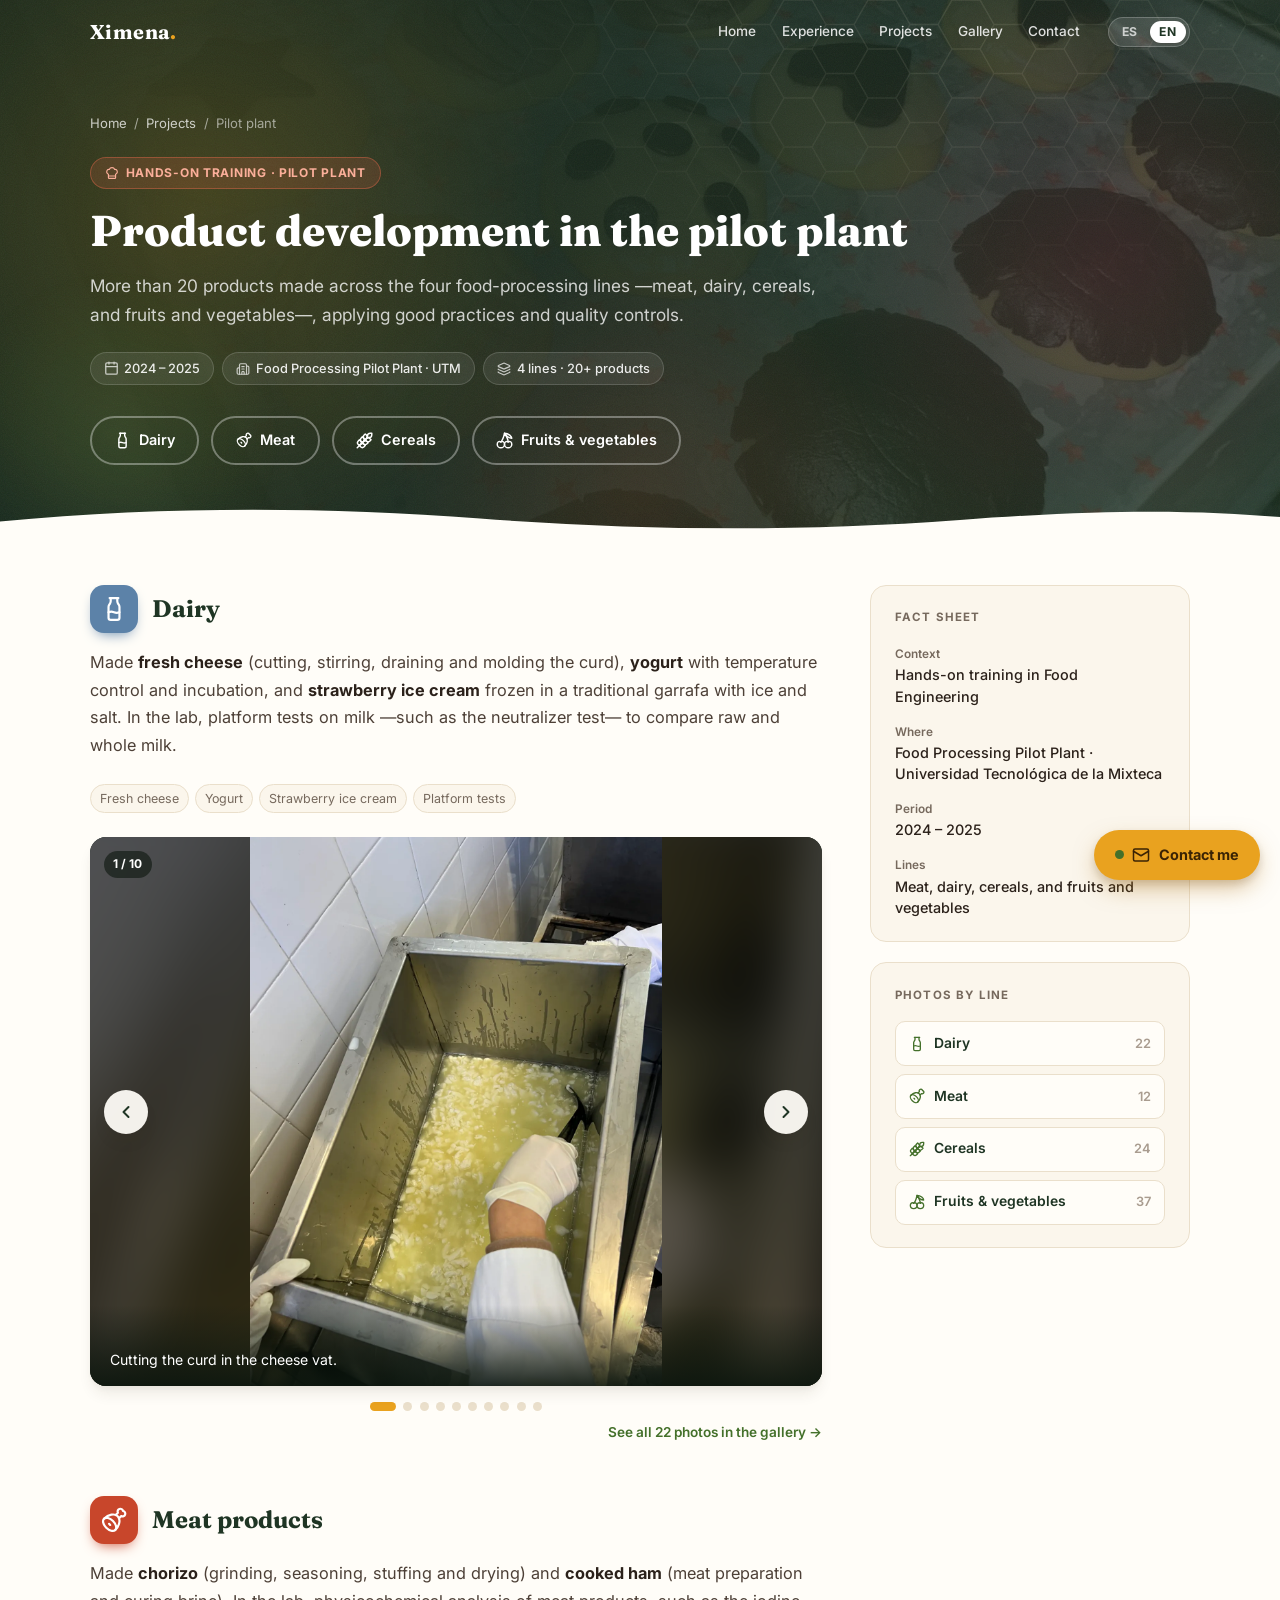
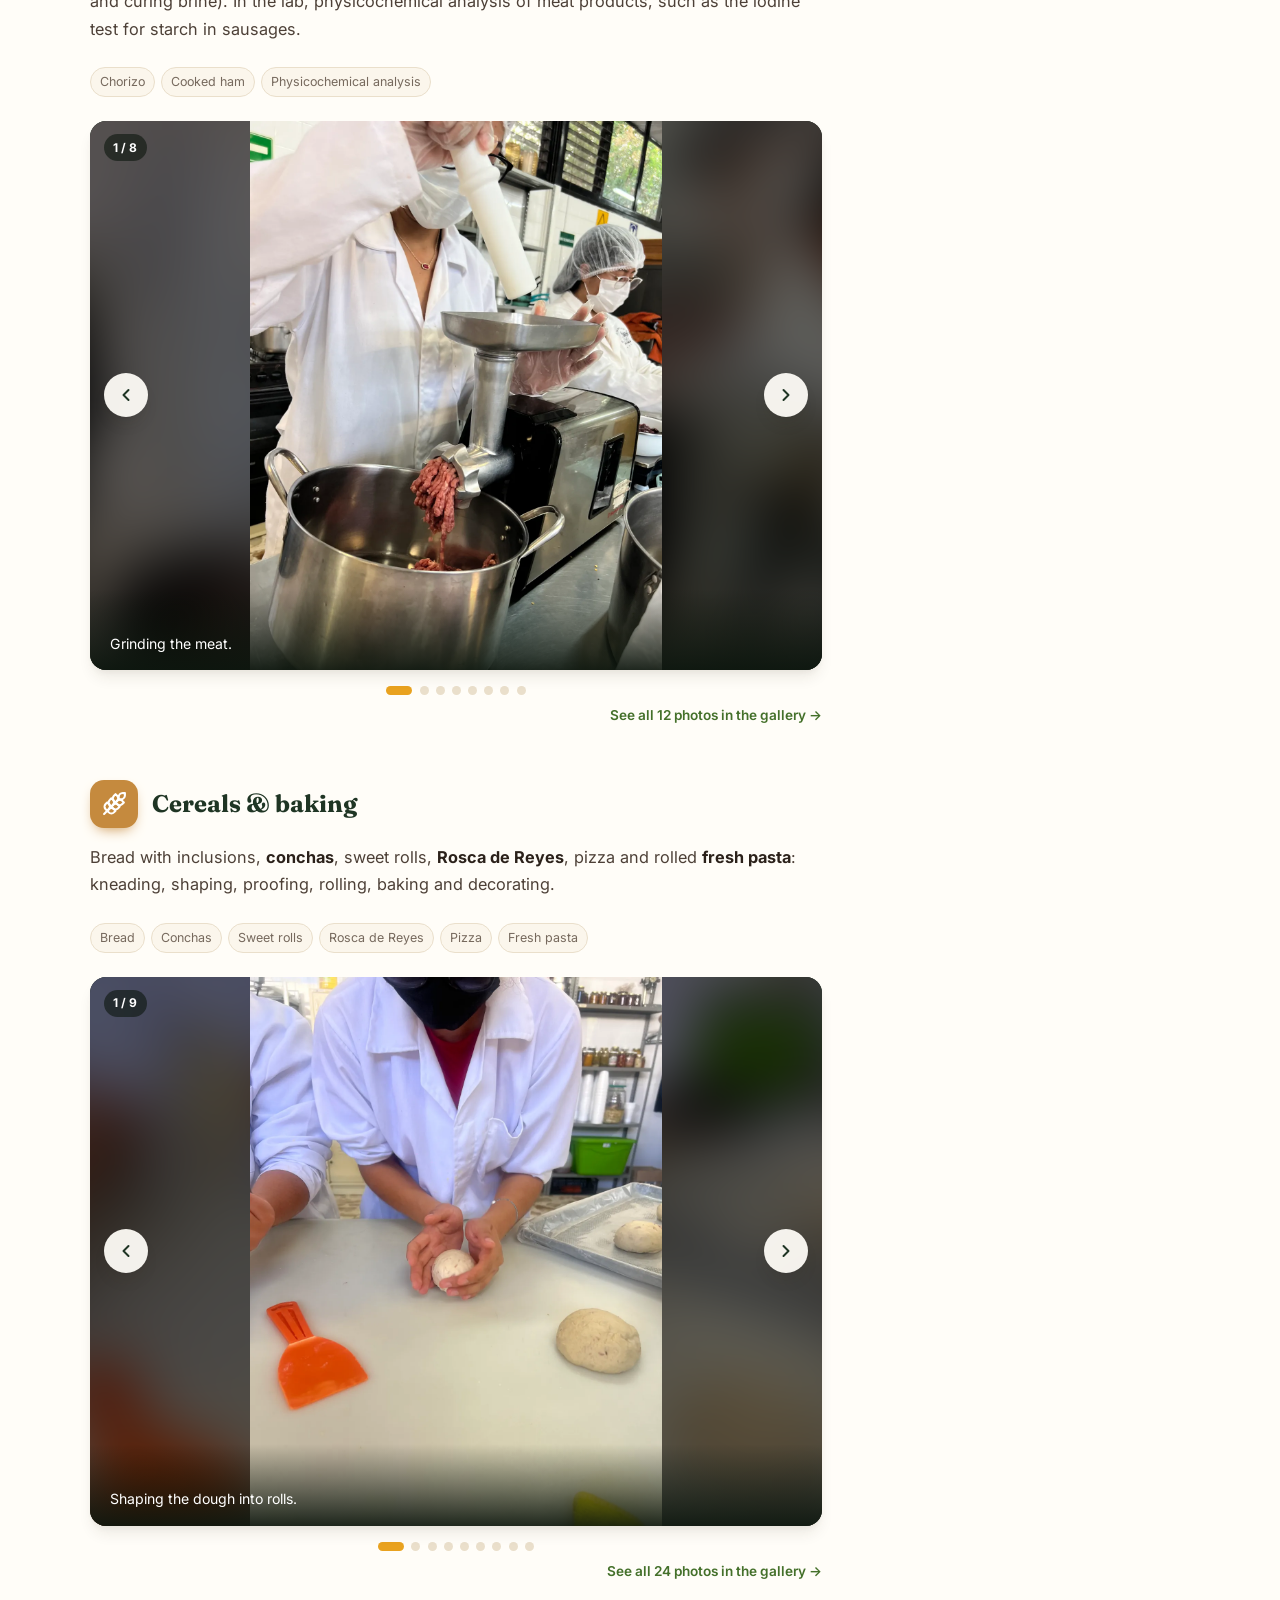
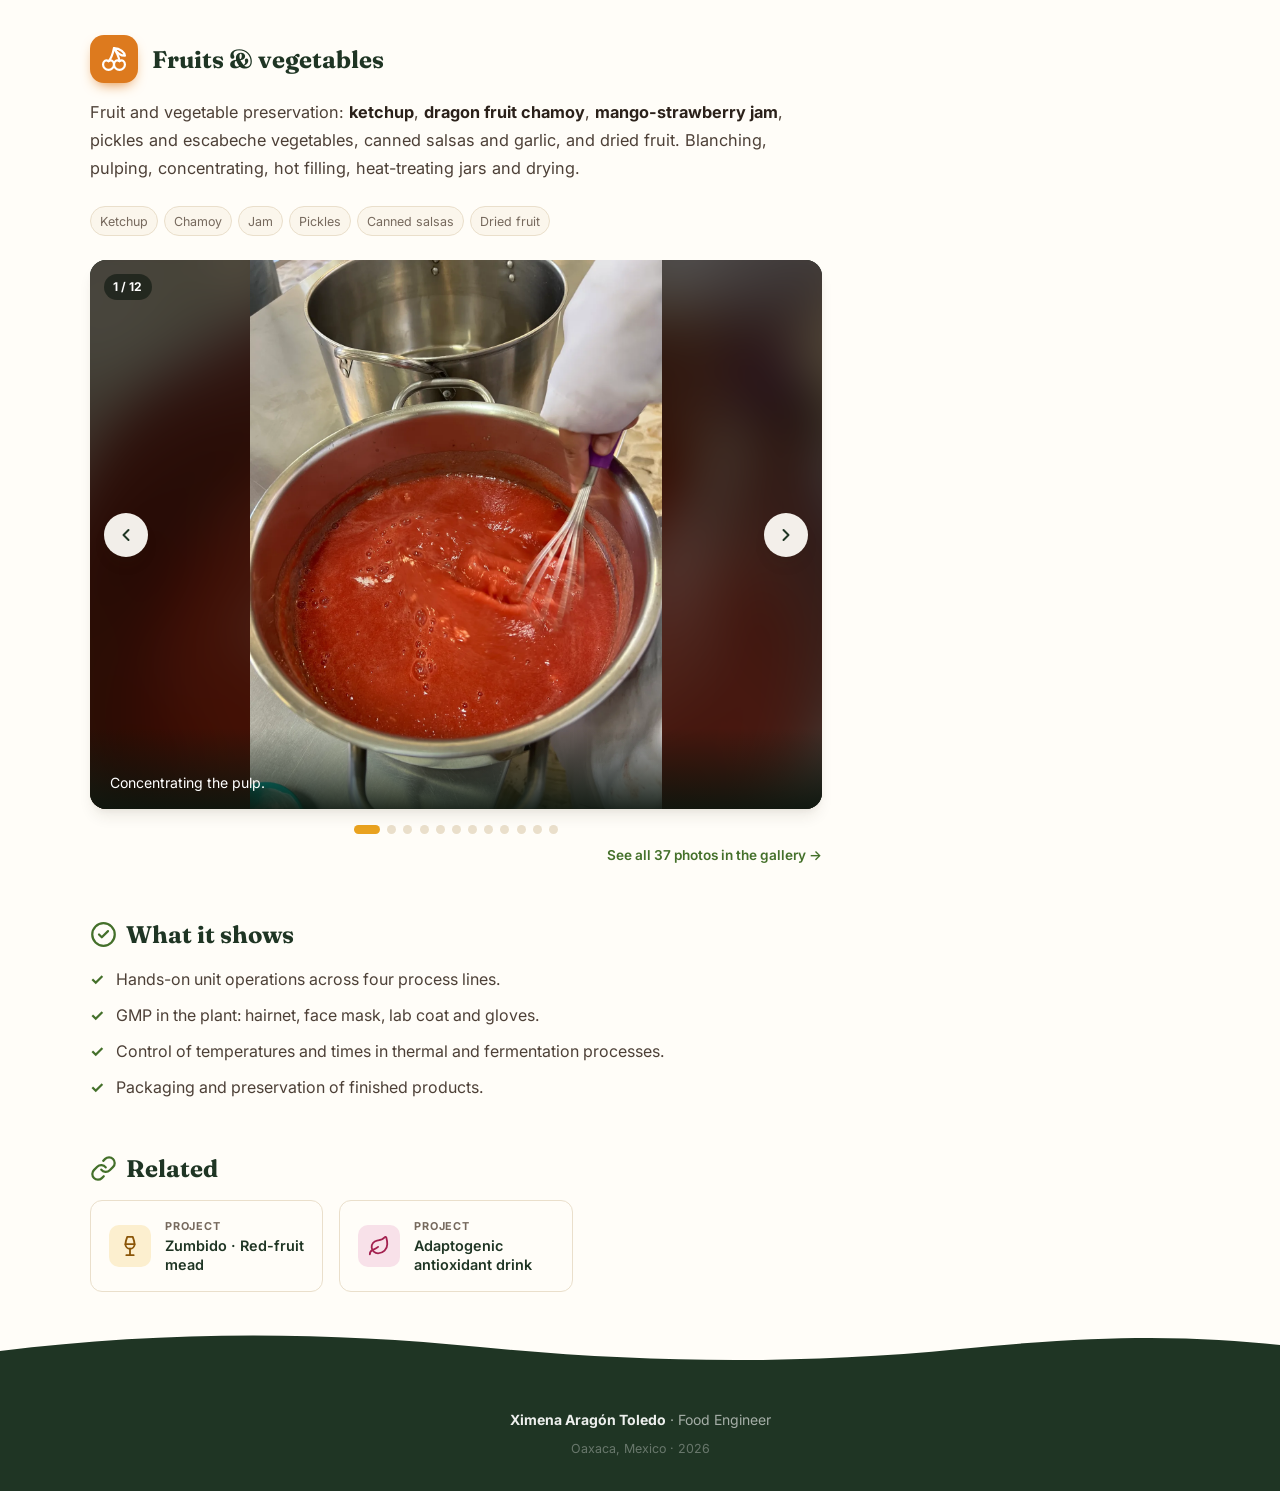
<file: proyectos/planta-piloto.html>
<!DOCTYPE html>
<html lang="es">
<head>
<meta charset="UTF-8">
<meta name="viewport" content="width=device-width, initial-scale=1.0, viewport-fit=cover">
<meta name="theme-color" content="#1F3524">
<meta name="description" content="Desarrollo de productos en planta piloto: más de 20 productos cárnicos, lácteos, de cereales y de frutas y hortalizas elaborados por Ximena Aragón Toledo en la UTM.">
<title>Productos en planta piloto | Ximena Aragón Toledo</title>
<link rel="preconnect" href="https://fonts.googleapis.com">
<link rel="preconnect" href="https://fonts.gstatic.com" crossorigin>
<link href="https://fonts.googleapis.com/css2?family=Caveat:wght@600&family=Fraunces:opsz,wght@9..144,600;9..144,700;9..144,800&family=Inter:wght@400;500;600;700;800&display=swap" rel="stylesheet">
<link rel="stylesheet" href="../assets/css/site.css?v=20261014">
<link rel="icon" href="../assets/img/favicon.svg" type="image/svg+xml">
</head>
<body>

<!-- ═══ NAV ═══ -->
<nav id="nav">
  <a href="../index.html" class="nav-logo">Ximena<span>.</span></a>
  <div class="nav-right">
    <ul class="nav-links" id="navLinks">
      <li><a href="../index.html" data-i18n="nav.home">Inicio</a></li>
      <li><a href="../index.html#experiencia" data-i18n="nav.experience">Experiencia</a></li>
      <li><a href="../index.html#proyectos" data-i18n="nav.projects">Proyectos</a></li>
      <li><a href="../galeria.html" data-i18n="nav.gallery">Galería</a></li>
      <li><a href="../index.html#contacto" data-i18n="nav.contact">Contacto</a></li>
    </ul>
    <div class="lang-switch" role="group" aria-label="Language / Idioma">
      <button class="lang-btn" data-lang="es" aria-label="Español">ES</button>
      <button class="lang-btn" data-lang="en" aria-label="English">EN</button>
    </div>
    <button class="nav-toggle" id="navToggle" aria-label="Menú" data-i18n-attr="aria-label:nav.menu" aria-expanded="false" aria-controls="navLinks">
      <span></span><span></span><span></span>
    </button>
  </div>
</nav>

<!-- ═══ HEADER ═══ -->
<header class="page-hero has-cover" style="view-transition-name:vt-planta">
  <div class="page-cover"><img src="../assets/img/evidencias/cereales/img-5944-720.webp" srcset="../assets/img/evidencias/cereales/img-5944-720.webp 720w, ../assets/img/evidencias/cereales/img-5944-1600.webp 1600w" sizes="100vw" alt="" width="720" height="680" decoding="async"></div>
  <div class="container">
    <div class="crumbs"><a href="../index.html" data-i18n="crumb.home">Inicio</a><span>/</span><a href="../index.html#proyectos" data-i18n="crumb.projects">Proyectos</a><span>/</span><span data-i18n="pp.crumb">Planta piloto</span></div>
    <span class="page-tag t-tomato" data-i18n="pp.tag"><i class="ic ic-chef"></i> Formación práctica · Planta piloto</span>
    <h1 data-i18n="pp.h1">Desarrollo de productos en planta piloto</h1>
    <p class="page-lead" data-i18n="pp.lead">Más de 20 productos elaborados en las cuatro líneas de procesamiento de alimentos —cárnicos, lácteos, cereales y frutas y hortalizas—, aplicando buenas prácticas y controles de calidad.</p>
    <div class="page-meta">
      <span class="chip"><i class="ic ic-calendar"></i> 2024 – 2025</span>
      <span class="chip" data-i18n="pp.c2"><i class="ic ic-building"></i> Talleres de Procesamiento de Alimentos · UTM</span>
      <span class="chip" data-i18n="pp.c3"><i class="ic ic-layers"></i> 4 líneas · 20+ productos</span>
    </div>
    <div class="page-actions">
      <a href="#lacteos" class="btn btn-outline" data-i18n="pp.n1"><i class="ic ic-milk"></i> Lácteos</a>
      <a href="#carnicos" class="btn btn-outline" data-i18n="pp.n2"><i class="ic ic-ham"></i> Cárnicos</a>
      <a href="#cereales" class="btn btn-outline" data-i18n="pp.n3"><i class="ic ic-wheat"></i> Cereales</a>
      <a href="#frutas" class="btn btn-outline" data-i18n="pp.n4"><i class="ic ic-cherry"></i> Frutas y hortalizas</a>
    </div>
  </div>
</header>

<!-- ═══ CONTENT ═══ -->
<main class="detail">
  <div class="detail-grid">
    <div class="detail-main">

      <div class="block" id="lacteos">
        <div class="line-hd"><span class="line-ico" style="--c:#5C82A8"><i class="ic ic-milk"></i></span><h2 class="block-title" data-i18n="pp.l1.title">Lácteos</h2></div>
        <div class="prose">
          <p data-i18n="pp.l1.p">Elaboración de <strong>queso fresco</strong> (corte, agitación, desuerado y moldeado de la cuajada), <strong>yogurt</strong> con control de temperatura e incubación y <strong>helado de fresa</strong> congelado en garrafa con hielo y sal. En el laboratorio, pruebas de plataforma en leche —como la de neutralizantes— para comparar leche bronca y leche entera.</p>
        </div>
        <div class="tags">
          <span class="tag" data-i18n="pp.l1.t1">Queso fresco</span><span class="tag" data-i18n="pp.l1.t2">Yogurt</span><span class="tag" data-i18n="pp.l1.t3">Helado de fresa</span><span class="tag" data-i18n="pp.l1.t4">Pruebas de plataforma</span>
        </div>
        <div class="car" data-carousel data-more="lacteos" data-photos="lacteos-queso/img-0003 lacteos-queso/img-0064 lacteos-queso/img-0085 lacteos-queso/img-0140 lacteos-yogurt/img-4196 lacteos-yogurt/img-4331 lacteos-helado/img-5633 lacteos-helado/img-5675 lacteos-pruebas/img-4229 lacteos-pruebas/img-4244"></div>
      </div>

      <div class="block" id="carnicos">
        <div class="line-hd"><span class="line-ico" style="--c:#C8462B"><i class="ic ic-ham"></i></span><h2 class="block-title" data-i18n="pp.l2.title">Cárnicos</h2></div>
        <div class="prose">
          <p data-i18n="pp.l2.p">Elaboración de <strong>chorizo</strong> (molienda, condimentado, embutido y secado) y <strong>jamón cocido</strong> (preparación de la carne y salmuera de curado). En el laboratorio, análisis fisicoquímicos de productos cárnicos, como la prueba de yodo para detectar almidón en embutidos.</p>
        </div>
        <div class="tags">
          <span class="tag">Chorizo</span><span class="tag" data-i18n="pp.l2.t2">Jamón cocido</span><span class="tag" data-i18n="pp.l2.t3">Análisis fisicoquímicos</span>
        </div>
        <div class="car" data-carousel data-more="carnicos" data-photos="carnicos-chorizo/img-5557 carnicos-chorizo/img-5673 carnicos-chorizo/img-5692 carnicos-chorizo/img-5858 carnicos-jamon/img-4261 carnicos-jamon/img-4269 carnicos-analisis/img-1291 carnicos-analisis/img-1366"></div>
      </div>

      <div class="block" id="cereales">
        <div class="line-hd"><span class="line-ico" style="--c:#C58A3E"><i class="ic ic-wheat"></i></span><h2 class="block-title" data-i18n="pp.l3.title">Cereales y panificación</h2></div>
        <div class="prose">
          <p data-i18n="pp.l3.p">Pan con inclusiones, <strong>conchas</strong>, roles, <strong>rosca de Reyes</strong>, pizza y <strong>pasta fresca</strong> laminada: operaciones de amasado, boleado, fermentación, laminado, horneado y decorado.</p>
        </div>
        <div class="tags">
          <span class="tag" data-i18n="pp.l3.t1">Pan</span><span class="tag">Conchas</span><span class="tag" data-i18n="pp.l3.t3">Roles</span><span class="tag">Rosca de Reyes</span><span class="tag">Pizza</span><span class="tag" data-i18n="pp.l3.t6">Pasta fresca</span>
        </div>
        <div class="car" data-carousel data-more="cereales" data-photos="cereales/img-0287 cereales/img-0300 cereales/img-0998 cereales/img-5287 cereales/img-5587 cereales/img-5944 cereales/img-5984 cereales/img-6222 cereales/img-6241"></div>
      </div>

      <div class="block" id="frutas">
        <div class="line-hd"><span class="line-ico" style="--c:#DD7A1E"><i class="ic ic-cherry"></i></span><h2 class="block-title" data-i18n="pp.l4.title">Frutas y hortalizas</h2></div>
        <div class="prose">
          <p data-i18n="pp.l4.p">Conservación de frutas y hortalizas: <strong>cátsup</strong>, <strong>chamoy de pitaya</strong>, <strong>mermelada de mango y fresa</strong>, pepinillos y verduras en escabeche, salsas y ajos en conserva y fruta deshidratada. Operaciones de escaldado, despulpado, concentración, envasado en caliente, tratamiento térmico de frascos y deshidratación.</p>
        </div>
        <div class="tags">
          <span class="tag" data-i18n="pp.l4.t1">Cátsup</span><span class="tag">Chamoy</span><span class="tag" data-i18n="pp.l4.t3">Mermelada</span><span class="tag" data-i18n="pp.l4.t4">Encurtidos</span><span class="tag" data-i18n="pp.l4.t5">Salsas en conserva</span><span class="tag" data-i18n="pp.l4.t6">Fruta deshidratada</span>
        </div>
        <div class="car" data-carousel data-more="frutas" data-photos="fh-catsup/img-8187 fh-catsup/img-8256 fh-catsup/img-8246 fh-chamoy/img-0601 fh-chamoy/img-0891 fh-mermelada/img-9394 fh-mermelada/img-9430 fh-encurtidos/img-0228 fh-encurtidos/img-0243 fh-salsas/img-7906 fh-deshidratados/img-9106 fh-deshidratados/img-9125"></div>
      </div>

      <div class="block">
        <h2 class="block-title" data-i18n="pp.k.title"><i class="ic ic-check-circle"></i> Lo que demuestra</h2>
        <ul class="checklist">
          <li data-i18n="pp.k1">Manejo de operaciones unitarias en cuatro líneas de proceso.</li>
          <li data-i18n="pp.k2">Aplicación de BPM en planta: cofia, cubrebocas, bata y guantes.</li>
          <li data-i18n="pp.k3">Control de temperaturas y tiempos en procesos térmicos y fermentativos.</li>
          <li data-i18n="pp.k4">Envasado y conservación de productos terminados.</li>
        </ul>
      </div>

      <div class="block">
        <h2 class="block-title" data-i18n="rel.title"><i class="ic ic-link"></i> Relacionado</h2>
        <div class="rel-grid">
          <a class="rel-card" href="hidromiel-zumbido.html"><span class="rel-ico" style="background:var(--honey-l)"><i class="ic ic-wine"></i></span><span><span class="rel-k" data-i18n="rel.project">Proyecto</span><span class="rel-t" data-i18n="pp.r1">Zumbido · Hidromiel de frutos rojos</span></span></a>
          <a class="rel-card" href="bebida-adaptogena.html"><span class="rel-ico" style="background:var(--berry-l)"><i class="ic ic-leaf"></i></span><span><span class="rel-k" data-i18n="rel.project">Proyecto</span><span class="rel-t" data-i18n="pp.r2">Bebida adaptógena antioxidante</span></span></a>
        </div>
      </div>

    </div>

    <aside class="aside">
      <div class="info-card">
        <h2 data-i18n="info.title">Ficha</h2>
        <dl class="facts">
          <div><dt data-i18n="pp.f1.k">Contexto</dt><dd data-i18n="pp.f1.v">Formación práctica de Ingeniería en Alimentos</dd></div>
          <div><dt data-i18n="pp.f2.k">Lugar</dt><dd data-i18n="pp.f2.v">Talleres de Procesamiento de Alimentos · Universidad Tecnológica de la Mixteca</dd></div>
          <div><dt data-i18n="pp.f3.k">Periodo</dt><dd>2024 – 2025</dd></div>
          <div><dt data-i18n="pp.f4.k">Líneas</dt><dd data-i18n="pp.f4.v">Cárnicos, lácteos, cereales y frutas y hortalizas</dd></div>
        </dl>
      </div>
      <div class="info-card">
        <h2 data-i18n="pp.lk">Fotos por línea</h2>
        <ul class="link-list">
          <li><a href="../galeria.html#lacteos"><i class="ic ic-milk"></i> <span data-i18n="pp.a1">Lácteos</span><span class="ext" data-count="lacteos">22</span></a></li>
          <li><a href="../galeria.html#carnicos"><i class="ic ic-ham"></i> <span data-i18n="pp.a2">Cárnicos</span><span class="ext" data-count="carnicos">12</span></a></li>
          <li><a href="../galeria.html#cereales"><i class="ic ic-wheat"></i> <span data-i18n="pp.a3">Cereales</span><span class="ext" data-count="cereales">24</span></a></li>
          <li><a href="../galeria.html#frutas"><i class="ic ic-cherry"></i> <span data-i18n="pp.a4">Frutas y hortalizas</span><span class="ext" data-count="frutas">37</span></a></li>
        </ul>
      </div>
    </aside>
  </div>
</main>

<footer>
  <p data-i18n="footer.by"><strong>Ximena Aragón Toledo</strong> · Ingeniera en Alimentos</p>
  <p style="margin-top:.4rem;font-size:.78rem;opacity:.55" data-i18n="footer.loc">Oaxaca, México · 2026</p>
</footer>

<script>
window.PAGE_I18N = {
  en: {
    "meta.title": `Pilot-plant products | Ximena Aragón Toledo`,
    "meta.desc": `Product development in the pilot plant: more than 20 meat, dairy, cereal, and fruit and vegetable products made by Ximena Aragón Toledo at UTM.`,
    "pp.crumb": `Pilot plant`,
    "pp.tag": `<i class="ic ic-chef"></i> Hands-on training · Pilot plant`,
    "pp.h1": `Product development in the pilot plant`,
    "pp.lead": `More than 20 products made across the four food-processing lines —meat, dairy, cereals, and fruits and vegetables—, applying good practices and quality controls.`,
    "pp.c2": `<i class="ic ic-building"></i> Food Processing Pilot Plant · UTM`,
    "pp.c3": `<i class="ic ic-layers"></i> 4 lines · 20+ products`,
    "pp.n1": `<i class="ic ic-milk"></i> Dairy`,
    "pp.n2": `<i class="ic ic-ham"></i> Meat`,
    "pp.n3": `<i class="ic ic-wheat"></i> Cereals`,
    "pp.n4": `<i class="ic ic-cherry"></i> Fruits & vegetables`,
    "pp.l1.title": `Dairy`,
    "pp.l1.p": `Made <strong>fresh cheese</strong> (cutting, stirring, draining and molding the curd), <strong>yogurt</strong> with temperature control and incubation, and <strong>strawberry ice cream</strong> frozen in a traditional garrafa with ice and salt. In the lab, platform tests on milk —such as the neutralizer test— to compare raw and whole milk.`,
    "pp.l1.t1": `Fresh cheese`,
    "pp.l1.t2": `Yogurt`,
    "pp.l1.t3": `Strawberry ice cream`,
    "pp.l1.t4": `Platform tests`,
    "pp.l2.title": `Meat products`,
    "pp.l2.p": `Made <strong>chorizo</strong> (grinding, seasoning, stuffing and drying) and <strong>cooked ham</strong> (meat preparation and curing brine). In the lab, physicochemical analysis of meat products, such as the iodine test for starch in sausages.`,
    "pp.l2.t2": `Cooked ham`,
    "pp.l2.t3": `Physicochemical analysis`,
    "pp.l3.title": `Cereals & baking`,
    "pp.l3.p": `Bread with inclusions, <strong>conchas</strong>, sweet rolls, <strong>Rosca de Reyes</strong>, pizza and rolled <strong>fresh pasta</strong>: kneading, shaping, proofing, rolling, baking and decorating.`,
    "pp.l3.t1": `Bread`,
    "pp.l3.t3": `Sweet rolls`,
    "pp.l3.t6": `Fresh pasta`,
    "pp.l4.title": `Fruits & vegetables`,
    "pp.l4.p": `Fruit and vegetable preservation: <strong>ketchup</strong>, <strong>dragon fruit chamoy</strong>, <strong>mango-strawberry jam</strong>, pickles and escabeche vegetables, canned salsas and garlic, and dried fruit. Blanching, pulping, concentrating, hot filling, heat-treating jars and drying.`,
    "pp.l4.t1": `Ketchup`,
    "pp.l4.t3": `Jam`,
    "pp.l4.t4": `Pickles`,
    "pp.l4.t5": `Canned salsas`,
    "pp.l4.t6": `Dried fruit`,
    "pp.k.title": `<i class="ic ic-check-circle"></i> What it shows`,
    "pp.k1": `Hands-on unit operations across four process lines.`,
    "pp.k2": `GMP in the plant: hairnet, face mask, lab coat and gloves.`,
    "pp.k3": `Control of temperatures and times in thermal and fermentation processes.`,
    "pp.k4": `Packaging and preservation of finished products.`,
    "pp.r1": `Zumbido · Red-fruit mead`,
    "pp.r2": `Adaptogenic antioxidant drink`,
    "pp.f1.k": `Context`,
    "pp.f1.v": `Hands-on training in Food Engineering`,
    "pp.f2.k": `Where`,
    "pp.f2.v": `Food Processing Pilot Plant · Universidad Tecnológica de la Mixteca`,
    "pp.f3.k": `Period`,
    "pp.f4.k": `Lines`,
    "pp.f4.v": `Meat, dairy, cereals, and fruits and vegetables`,
    "pp.lk": `Photos by line`,
    "pp.a1": `Dairy`,
    "pp.a2": `Meat`,
    "pp.a3": `Cereals`,
    "pp.a4": `Fruits & vegetables`,
  },
};
</script>
<script src="../assets/js/gallery-data.js?v=4b8d4a59"></script>
<script src="../assets/js/site.js?v=20261014"></script>
</body>
</html>
</file>
<file: assets/css/site.css>
*,*::before,*::after{box-sizing:border-box;margin:0;padding:0}
/* Palette: kitchen & pilot plant — herbs, honey, tomato, red fruit, wheat, milk, on a cream base */
:root{
  --ink:#1F3524;--ink-l:#2C4A32;
  --herb:#44702A;--herb-d:#365A21;--herb-l:#86B85A;--herb-pale:#EEF4E3;
  --honey:#E9A21F;--honey-tx:#8A5507;--honey-l:#FCEFCF;
  --tomato:#C8462B;--tomato-tx:#A3341E;--tomato-l:#FBE4DC;
  --berry:#A3214F;--berry-tx:#8E1B44;--berry-l:#F8E1E9;
  --wheat:#C58A3E;--wheat-tx:#7A5220;--wheat-l:#F6EAD6;
  --milk:#5C82A8;--milk-tx:#3F6488;--milk-l:#E6EEF6;
  --teal:#2A8C82;--teal-tx:#1F6E66;--teal-l:#DDF1EE;
  --tx:#2B211A;--tx-m:#4D4037;--tx-s:#76695D;--tx-xs:#A99C8F;
  --bg:#FFFDF8;--bg2:#FBF6EC;--bg3:#F4ECDF;
  --bd:#EADFCB;--bd-l:#F4EDE0;
  --tape:#F0DDB0;--tape-tx:#5A4630;
  --sh-sm:0 1px 3px rgba(60,40,20,.08),0 1px 2px rgba(60,40,20,.06);
  --sh:0 4px 6px -1px rgba(60,40,20,.08),0 2px 4px -1px rgba(60,40,20,.05);
  --sh-lg:0 10px 15px -3px rgba(60,40,20,.09),0 4px 6px -2px rgba(60,40,20,.05);
  --sh-xl:0 20px 25px -5px rgba(60,40,20,.11),0 10px 10px -5px rgba(60,40,20,.05);
  --r:12px;--r-lg:16px;--rf:9999px;
  --nav-h:64px;--t:.25s cubic-bezier(.4,0,.2,1);
  --serif:'Fraunces',Georgia,'Times New Roman',serif;
  --hand:'Caveat','Segoe Print','Bradley Hand',cursive;
  /* honeycomb texture (Zumbido's label), light and dark versions */
  --comb:url("data:image/svg+xml,%3Csvg xmlns='http://www.w3.org/2000/svg' width='60' height='35' viewBox='0 0 60 35'%3E%3Cpath d='M10 17.5L20 0h20l10 17.5L40 35H20zM0 17.5h10m40 0h10' fill='none' stroke='%23C58A3E' stroke-opacity='.32'/%3E%3C/svg%3E");
  --comb-dark:url("data:image/svg+xml,%3Csvg xmlns='http://www.w3.org/2000/svg' width='60' height='35' viewBox='0 0 60 35'%3E%3Cpath d='M10 17.5L20 0h20l10 17.5L40 35H20zM0 17.5h10m40 0h10' fill='none' stroke='%23FFF6E0' stroke-opacity='.09'/%3E%3C/svg%3E");
  /* liquid surface used as a mask on the hero and footer edges */
  --wave:url("data:image/svg+xml,%3Csvg xmlns='http://www.w3.org/2000/svg' viewBox='0 0 1440 48' preserveAspectRatio='none'%3E%3Cpath d='M0 26C180 6 360 6 540 22C720 38 900 40 1080 24C1260 8 1350 12 1440 20V48H0z'/%3E%3C/svg%3E")
}
html{scroll-behavior:smooth}
body{font-family:'Inter',-apple-system,BlinkMacSystemFont,'Segoe UI',sans-serif;color:var(--tx);background:var(--bg);line-height:1.7;-webkit-font-smoothing:antialiased}
img{max-width:100%;display:block}
a{color:inherit;text-decoration:none}

/* ── NAV ── */
nav{position:fixed;top:0;left:0;right:0;height:var(--nav-h);z-index:100;transition:background var(--t),box-shadow var(--t);padding:0 max(1.5rem,calc((100% - 1100px)/2));display:flex;align-items:center;justify-content:space-between}
nav.scrolled{background:rgba(255,253,248,.96);backdrop-filter:blur(12px);box-shadow:var(--sh)}
.nav-logo{font-family:var(--serif);font-weight:700;font-size:1.25rem;letter-spacing:.02em;color:#fff;transition:color var(--t)}
.nav-logo span{color:var(--honey)}
nav.scrolled .nav-logo{color:var(--ink)}
.nav-right{display:flex;align-items:center;gap:1rem}
.nav-links{display:flex;gap:.2rem;list-style:none}
.nav-links a{display:block;padding:.45rem .7rem;font-size:.85rem;font-weight:500;color:rgba(255,255,255,.85);border-radius:var(--rf);transition:all var(--t)}
nav.scrolled .nav-links a{color:var(--tx-m)}
.nav-links a:hover{background:rgba(255,255,255,.15);color:#fff}
nav.scrolled .nav-links a:hover{background:var(--bg3);color:var(--ink)}
.nav-links a.active{background:rgba(255,255,255,.2);color:#fff}
nav.scrolled .nav-links a.active{background:var(--herb-pale);color:var(--herb)}
.nav-toggle{display:none;flex-direction:column;gap:5px;cursor:pointer;padding:8px;background:none;border:none}
.nav-toggle span{width:24px;height:2px;background:#fff;border-radius:2px;transition:all var(--t)}
nav.scrolled .nav-toggle span{background:var(--ink)}

/* ── LANG SWITCH ── */
.lang-switch{display:flex;gap:.15rem;align-items:center;background:rgba(255,255,255,.12);border:1px solid rgba(255,255,255,.22);border-radius:var(--rf);padding:.2rem;transition:background var(--t),border-color var(--t)}
nav.scrolled .lang-switch{background:var(--bg3);border-color:var(--bd)}
.lang-btn{display:inline-flex;align-items:center;gap:.32rem;padding:.28rem .62rem;font-size:.76rem;font-weight:700;letter-spacing:.02em;color:rgba(255,255,255,.72);background:transparent;border:none;border-radius:var(--rf);cursor:pointer;transition:all var(--t);font-family:inherit;line-height:1}
nav.scrolled .lang-btn{color:var(--tx-s)}
.lang-btn:hover{color:#fff}
nav.scrolled .lang-btn:hover{color:var(--ink)}
.lang-btn.active{background:#fff;color:var(--ink);box-shadow:var(--sh-sm)}
nav.scrolled .lang-btn.active{background:var(--herb);color:#fff}

/* ── HERO ── */
#inicio{min-height:100vh;background:linear-gradient(135deg,var(--ink) 0%,#15261A 50%,#2B4326 100%);display:flex;align-items:center;justify-content:center;padding:calc(var(--nav-h) + 4rem) 1.5rem 6rem;position:relative;overflow:hidden;text-align:center}
#inicio::after{content:'';position:absolute;left:0;right:0;bottom:-1px;height:48px;z-index:2;background:var(--bg);-webkit-mask:var(--wave) bottom/100% 100% no-repeat;mask:var(--wave) bottom/100% 100% no-repeat;pointer-events:none}
.hero-inner{max-width:780px;position:relative;z-index:1}
.hero-badge{display:inline-flex;align-items:center;gap:.5rem;background:rgba(233,162,31,.15);border:1px solid rgba(233,162,31,.35);color:var(--honey);border-radius:var(--rf);padding:.35rem 1rem;font-size:.78rem;font-weight:600;letter-spacing:.05em;text-transform:uppercase;margin-bottom:1.5rem;transition:background .5s,border-color .5s,color .5s,opacity .3s}
.hero-photo-wrap{position:relative;width:136px;height:136px;margin:0 auto 1.6rem;border-radius:50%}
.hero-photo{position:relative;z-index:1;width:100%;height:100%;border-radius:50%;object-fit:cover;object-position:center 30%;border:4px solid #15261A}
.hero-inner h1{font-family:var(--serif);font-size:clamp(2.3rem,5.2vw,3.8rem);font-weight:800;color:#fff;line-height:1.12;margin-bottom:.75rem;letter-spacing:-.01em}
.hero-title{font-size:clamp(.95rem,2.5vw,1.2rem);color:rgba(255,255,255,.78);margin-bottom:1rem}
.hero-sub{font-size:clamp(.875rem,1.8vw,1rem);color:rgba(255,255,255,.58);max-width:600px;margin:0 auto 2.5rem}
.hero-cta{display:flex;gap:1rem;justify-content:center;flex-wrap:wrap}
.btn{display:inline-flex;align-items:center;gap:.5rem;padding:.75rem 1.75rem;border-radius:var(--rf);font-size:.95rem;font-weight:600;transition:all var(--t);cursor:pointer;border:2px solid transparent}
.btn-primary{background:var(--herb);color:#fff;box-shadow:0 4px 15px rgba(68,112,42,.38)}
.btn-primary:hover{background:var(--herb-d);transform:translateY(-2px);box-shadow:0 8px 20px rgba(68,112,42,.42)}
.btn-honey{background:var(--honey);color:#3A2304;box-shadow:0 4px 15px rgba(233,162,31,.35)}
.btn-honey:hover{background:#F2B33C;transform:translateY(-2px);box-shadow:0 8px 20px rgba(233,162,31,.42)}
.btn-outline{background:transparent;color:#fff;border-color:rgba(255,255,255,.35)}
.btn-outline:hover{background:rgba(255,255,255,.1);border-color:rgba(255,255,255,.6);transform:translateY(-2px)}
.hero-socials{display:flex;gap:1.5rem;justify-content:center;margin-top:2.5rem;flex-wrap:wrap}
.hero-social{color:rgba(255,255,255,.55);font-size:.82rem;transition:color var(--t);display:flex;align-items:center;gap:.4rem}
.hero-social:hover{color:rgba(255,255,255,.92)}
.scroll-ind{position:absolute;z-index:3;bottom:3.6rem;left:50%;transform:translateX(-50%);color:rgba(255,255,255,.35);animation:bounce 2s infinite}
@keyframes bounce{0%,100%{transform:translateX(-50%) translateY(0)}50%{transform:translateX(-50%) translateY(8px)}}

/* ── SECTIONS ── */
section{padding:5rem 1.5rem}
section:nth-child(even){background:var(--bg2)}
/* Alternate sections: parchment tint, a fading honeycomb and warm glows instead of a flat color */
section:nth-child(even):not(#inicio){position:relative;isolation:isolate;background:linear-gradient(180deg,#FBF5EA 0%,#FCF8F0 55%,#F9F2E5 100%);border:solid transparent;border-width:1px 0;border-image:linear-gradient(90deg,transparent,rgba(233,162,31,.45),rgba(200,70,43,.3),transparent) 1}
section:nth-child(even):not(#inicio)::before,section:nth-child(even):not(#inicio)::after{content:'';position:absolute;inset:0;z-index:-1;pointer-events:none}
section:nth-child(even):not(#inicio)::before{background-image:var(--comb);background-size:60px 35px;-webkit-mask-image:radial-gradient(ellipse 80% 60% at 50% 0%,#000 5%,transparent 75%);mask-image:radial-gradient(ellipse 80% 60% at 50% 0%,#000 5%,transparent 75%)}
section:nth-child(even):not(#inicio)::after{background:radial-gradient(40% 48% at 3% 10%,rgba(233,162,31,.14),transparent 70%),radial-gradient(36% 45% at 98% 90%,rgba(200,70,43,.09),transparent 70%),radial-gradient(28% 32% at 88% 6%,rgba(134,184,90,.13),transparent 70%)}
.container{max-width:1100px;margin:0 auto}
.sec-hd{text-align:center;margin-bottom:3.5rem}
/* masking-tape label, like the batch labels on her jars */
.sec-label,.tape{display:inline-block;font-family:var(--hand);font-size:1.32rem;font-weight:600;line-height:1;color:var(--tape-tx);background:linear-gradient(180deg,rgba(255,255,255,.35),transparent 40%),var(--tape);padding:.38rem 1.1rem .42rem;transform:rotate(-1.6deg);box-shadow:0 1px 2px rgba(90,60,20,.18);clip-path:polygon(1.5% 6%,4% 0,96% 3%,100% 12%,98.5% 50%,100% 90%,95% 100%,3% 96%,0 88%,1.5% 50%,0 14%)}
.sec-label{margin-bottom:.9rem}
.sec-title{font-family:var(--serif);font-size:clamp(1.9rem,4vw,2.7rem);font-weight:700;color:var(--ink);line-height:1.2}
.sec-desc{max-width:600px;margin:.75rem auto 0;color:var(--tx-s);font-size:1.025rem}

/* ── ABOUT ── */
.about-grid{display:grid;grid-template-columns:1fr 2fr;gap:4rem;align-items:center}
.about-photo-wrap{position:relative}
.about-photo{width:100%;border-radius:var(--r-lg);object-fit:cover;object-position:center top;aspect-ratio:3/4;box-shadow:var(--sh-xl)}
.about-badge{position:absolute;bottom:-1rem;right:-1rem;background:var(--honey);color:#3A2304;font-weight:700;font-size:.85rem;padding:.75rem 1.25rem;border-radius:var(--r);box-shadow:var(--sh-lg)}
.about-content h2{font-family:var(--serif);font-size:2.2rem;font-weight:700;color:var(--ink);margin-bottom:1.25rem}
.about-content p{color:var(--tx-m);margin-bottom:1rem;font-size:1.025rem}
.about-row{display:grid;grid-template-columns:minmax(0,300px) minmax(0,1fr);gap:1.75rem;align-items:start;margin-top:1.75rem}
.about-side{display:flex;flex-direction:column;gap:1.25rem}
.about-actions{display:flex;gap:.75rem;flex-wrap:wrap}
.btn-dark{background:var(--ink);color:#fff;padding:.7rem 1.5rem;border-radius:var(--rf);font-size:.9rem;font-weight:600;display:inline-flex;align-items:center;gap:.5rem;transition:all var(--t)}
.btn-dark:hover{background:var(--ink-l);transform:translateY(-2px)}
.btn-ghost{background:transparent;color:var(--ink);padding:.7rem 1.5rem;border-radius:var(--rf);border:2px solid var(--bd);font-size:.9rem;font-weight:600;display:inline-flex;align-items:center;gap:.5rem;transition:all var(--t)}
.btn-ghost:hover{border-color:var(--ink);transform:translateY(-2px)}
.edu{display:flex;gap:.9rem;align-items:center;padding:1rem 1.2rem;background:var(--bg);border:1px solid var(--bd);border-radius:var(--r);box-shadow:var(--sh-sm)}
.edu-ico{width:46px;height:46px;border-radius:12px;display:grid;place-items:center;background:var(--herb-pale);color:var(--herb);font-size:1.35rem;flex-shrink:0}
.edu-t{font-weight:700;color:var(--ink);font-size:.95rem;line-height:1.35}
.edu-s{font-size:.84rem;color:var(--tx-s)}
/* stats as a food label: "Información nutrimental" */
.nf{background:#fff;color:#14110F;border:2px solid #14110F;padding:.65rem .85rem .75rem;box-shadow:6px 6px 0 var(--honey-l),var(--sh-lg);font-size:.86rem;line-height:1.35}
.nf-t{font-weight:800;font-size:1.42rem;letter-spacing:-.02em;line-height:1.1}
.nf-s{font-size:.8rem;padding:.2rem 0 .35rem;border-bottom:9px solid #14110F}
.nf-s b{font-weight:700}
.nf-h{display:flex;justify-content:space-between;font-size:.7rem;font-weight:700;padding:.25rem 0 .2rem;border-bottom:1px solid #14110F}
.nf-row{display:flex;justify-content:space-between;align-items:baseline;gap:.75rem;padding:.3rem 0;border-bottom:1px solid #14110F}
.nf-row b{font-weight:700}
.nf-row .v{font-weight:800;font-variant-numeric:tabular-nums;white-space:nowrap}
.nf-row.thick{border-bottom-width:5px}
.nf p.nf-ing{font-size:.72rem;line-height:1.45;padding-top:.45rem;margin:0;color:#14110F}
.nf-ing b{font-weight:800;text-transform:uppercase}

/* ── TIMELINE ── */
.timeline{position:relative;padding-left:2.5rem}
.timeline::before{content:'';position:absolute;left:0;top:6px;bottom:6px;width:2px;background:linear-gradient(180deg,var(--herb) 0%,var(--honey) 55%,var(--tomato) 100%)}
.tl-item{position:relative;margin-bottom:2.5rem;--c:var(--herb)}
.tl-item:last-child{margin-bottom:0}
.tl-dot{position:absolute;left:-2.5rem;top:6px;width:14px;height:14px;border-radius:50%;background:var(--bg);border:3px solid var(--c);transform:translateX(-6px);transition:all var(--t)}
.tl-item:hover .tl-dot{background:var(--c);transform:translateX(-6px) scale(1.2)}
.tl-card{background:var(--bg);border:1px solid var(--bd);border-radius:var(--r);padding:1.5rem;box-shadow:var(--sh-sm);transition:all var(--t)}
.tl-card:hover{box-shadow:var(--sh-lg);transform:translateX(4px)}
.tl-meta{display:flex;justify-content:space-between;align-items:flex-start;flex-wrap:wrap;gap:.5rem;margin-bottom:.5rem}
.tl-period{font-family:var(--hand);font-size:1.12rem;font-weight:600;line-height:1;color:var(--tape-tx);background:var(--tape);padding:.3rem .75rem .34rem;white-space:nowrap;transform:rotate(1.2deg);box-shadow:0 1px 2px rgba(90,60,20,.15);clip-path:polygon(2% 0,98% 4%,100% 50%,97% 100%,1% 95%,0 50%)}
.tl-title{font-family:var(--serif);font-size:1.2rem;font-weight:700;color:var(--ink);margin-bottom:.2rem;line-height:1.35}
.tl-org{font-size:.875rem;color:var(--tx-s);margin-bottom:.75rem}
.tl-org strong{color:var(--tx-m)}
.tl-list{list-style:none;display:flex;flex-direction:column;gap:.3rem}
.tl-list li{font-size:.935rem;color:var(--tx-m);padding-left:1.25rem;position:relative}
.tl-list li::before{content:'→';position:absolute;left:0;color:var(--c);font-size:.82rem;top:.05rem}
.tl-thumbs{display:flex;gap:.45rem;margin-top:1rem;flex-wrap:wrap}
.tl-thumbs .ph{width:78px;height:78px;aspect-ratio:auto;border-radius:9px}
.tl-more{display:inline-flex;align-items:center;gap:.35rem;margin-top:.9rem;font-size:.85rem;font-weight:600;color:var(--herb);transition:gap var(--t)}
.tl-more:hover{gap:.6rem}

/* ── PROJECTS ── */
.proj-grid{display:grid;grid-template-columns:repeat(auto-fill,minmax(320px,1fr));gap:1.5rem}
.proj-card{background:var(--bg);border:1px solid var(--bd);border-radius:var(--r-lg);overflow:hidden;box-shadow:var(--sh-sm);transition:all var(--t);display:flex;flex-direction:column}
.proj-card:hover{box-shadow:var(--sh-xl);transform:translateY(-4px)}
.proj-card.feat{grid-column:1/-1;display:grid;grid-template-columns:1fr 1fr}
.proj-banner{min-height:230px;background:linear-gradient(135deg,var(--ink) 0%,#3B5A2C 100%);display:flex;align-items:center;justify-content:center;position:relative;overflow:hidden;padding:2rem}
.proj-card.feat .proj-banner{min-height:400px}
.proj-logo{font-family:var(--serif);font-size:3.2rem;font-weight:800;color:#fff;text-align:center;position:relative;z-index:1;line-height:1}
.proj-logo-sub{color:rgba(255,255,255,.72);font-size:.82rem;text-align:center;margin-top:.35rem;position:relative;z-index:1}
.proj-body{padding:1.5rem;flex:1;display:flex;flex-direction:column}
.badges{display:flex;flex-wrap:wrap;gap:.4rem;margin-bottom:1rem}
.badge{font-size:.73rem;font-weight:600;padding:.22rem .62rem;border-radius:var(--rf);display:inline-flex;align-items:center;gap:.3rem}
.b-herb{background:var(--herb-pale);color:var(--herb-d)}
.b-honey{background:var(--honey-l);color:var(--honey-tx)}
.b-tomato{background:var(--tomato-l);color:var(--tomato-tx)}
.b-berry{background:var(--berry-l);color:var(--berry-tx)}
.b-wheat{background:var(--wheat-l);color:var(--wheat-tx)}
.b-milk{background:var(--milk-l);color:var(--milk-tx)}
.b-teal{background:var(--teal-l);color:var(--teal-tx)}
.b-ink{background:#E7EEE3;color:var(--ink)}
.proj-title{font-family:var(--serif);font-size:1.32rem;font-weight:700;color:var(--ink);margin-bottom:.5rem;line-height:1.3}
.proj-desc{font-size:.935rem;color:var(--tx-m);margin-bottom:1.25rem;flex:1}
.proj-metrics{display:flex;gap:1.5rem;padding:1rem;background:var(--bg2);border-radius:var(--r);margin-bottom:1.25rem;flex-wrap:wrap}
.m-val{font-family:var(--serif);font-size:1.5rem;font-weight:700;color:var(--ink);line-height:1}
.m-val span{color:var(--honey)}
.m-lbl{font-size:.7rem;color:var(--tx-s);margin-top:.15rem}
.tags{display:flex;flex-wrap:wrap;gap:.4rem;margin-bottom:1.25rem}
.tag{font-size:.78rem;color:var(--tx-s);padding:.2rem .55rem;border-radius:var(--rf);border:1px solid var(--bd);background:var(--bg2)}
.proj-links{display:flex;gap:.75rem;flex-wrap:wrap;margin-top:auto}
.pl{display:inline-flex;align-items:center;gap:.4rem;font-size:.85rem;font-weight:600;padding:.45rem 1.1rem;border-radius:var(--rf);transition:all var(--t);font-family:inherit;line-height:1.7;cursor:pointer;background:transparent;border:0}
.pl-p{background:var(--ink);color:#fff}
.pl-p:hover{background:var(--ink-l);transform:translateY(-1px)}
.pl-g{border:1.5px solid var(--bd);color:var(--tx-m)}
.pl-g:hover{border-color:var(--ink);color:var(--ink);transform:translateY(-1px)}
/* production line (featured project) */
.flow{display:flex;flex-wrap:wrap;align-items:center;gap:.35rem;padding:.85rem 1rem;background:var(--bg2);border:1px dashed var(--bd);border-radius:var(--r);margin-bottom:1.25rem}
.flow span{font-size:.76rem;font-weight:600;color:var(--ink);background:var(--bg);border:1px solid var(--bd);padding:.2rem .6rem;border-radius:var(--rf);white-space:nowrap}
.flow .ic{color:var(--honey);width:.9em;height:.9em}

/* ── SKILLS ── */
.skills-grid{display:grid;grid-template-columns:repeat(auto-fill,minmax(300px,1fr));gap:1.5rem}
.sk-group{background:var(--bg);border:1px solid var(--bd);border-radius:var(--r);padding:1.5rem;box-shadow:var(--sh-sm);border-top:4px solid var(--c,var(--herb))}
.sk-title{display:flex;align-items:center;gap:.6rem;font-family:var(--serif);font-size:1.08rem;font-weight:700;color:var(--ink);margin-bottom:1rem;padding-bottom:.75rem;border-bottom:1px solid var(--bd)}
.sk-ico{font-size:1.2rem;color:var(--c,var(--herb))}
.sk-tags{display:flex;flex-wrap:wrap;gap:.45rem}
.sk-tag{font-size:.8rem;font-weight:500;color:var(--tx-m);background:var(--bg2);border:1px solid var(--bd);padding:.28rem .65rem;border-radius:var(--rf);transition:all var(--t)}
.sk-tag:hover{background:var(--herb-pale);color:var(--herb-d);border-color:#C9DDB2}
.sk-tag.hi{background:var(--ink);color:#fff;border-color:var(--ink)}

/* ── CONTACT ── */
.contact-wrap{max-width:740px;margin:0 auto;text-align:center}
.contact-links{display:flex;justify-content:center;gap:1.5rem;flex-wrap:wrap;margin-top:2.5rem}
.contact-link{display:flex;align-items:center;gap:.75rem;padding:1rem 1.5rem;border-radius:var(--r);border:1.5px solid var(--bd);background:var(--bg);color:var(--tx);font-weight:500;box-shadow:var(--sh-sm);transition:all var(--t);min-width:210px;text-align:left}
.contact-link:hover{box-shadow:var(--sh-lg);transform:translateY(-3px);border-color:var(--herb);color:var(--herb)}
.cl-ico{width:40px;height:40px;border-radius:10px;display:flex;align-items:center;justify-content:center;font-size:1.25rem;flex-shrink:0}
.cl-lbl{font-size:.73rem;color:var(--tx-s)}
.cl-val{font-size:.875rem;font-weight:600}
.cv-dl{display:flex;flex-wrap:wrap;justify-content:center;gap:.5rem;margin-top:.9rem}
.cv-dl a{display:inline-flex;align-items:center;gap:.4rem;font-size:.82rem;font-weight:600;color:var(--tx-m);background:var(--bg);border:1px solid var(--bd);padding:.4rem .85rem;border-radius:var(--rf);box-shadow:var(--sh-sm);transition:all var(--t)}
.cv-dl a:hover{border-color:var(--herb);color:var(--herb);transform:translateY(-2px)}
.cv-dl .ic{color:var(--tomato)}

/* ── FOOTER ── */
footer{position:relative;background:var(--ink);color:rgba(255,255,255,.6);text-align:center;padding:2.25rem 1.5rem 2rem;font-size:.875rem}
footer::before{content:'';position:absolute;left:0;right:0;top:-47px;height:48px;background:var(--ink);-webkit-mask:var(--wave) bottom/100% 100% no-repeat;mask:var(--wave) bottom/100% 100% no-repeat;pointer-events:none}
footer strong{color:rgba(255,255,255,.92)}

/* ── REVEAL ── */
.reveal{opacity:0;transform:translateY(22px);transition:opacity .6s ease,transform .6s ease}
.reveal.visible{opacity:1;transform:none}

/* ── RESPONSIVE ── */
@media(max-width:900px){
  .about-grid{grid-template-columns:1fr;gap:2.5rem}
  .about-photo-wrap{max-width:300px;margin:0 auto}
  .about-photo{max-height:400px}
  .proj-card.feat{grid-template-columns:1fr}
  .proj-card.feat .proj-banner{min-height:320px}
}
@media(max-width:768px){
  section{padding:3.5rem 1rem}
  .sec-title{font-size:1.9rem}
  .nav-links{
    display:none;flex-direction:column;
    position:fixed;top:var(--nav-h);left:0;right:0;bottom:0;
    background:rgba(21,38,26,.97);
    padding:2rem;gap:.5rem;overflow:auto;
  }
  .nav-links.open{display:flex}
  .nav-links a,nav.scrolled .nav-links a{font-size:1.1rem;color:rgba(255,255,255,.9);padding:.75rem 1rem}
  .nav-toggle{display:flex}
  .tl-meta{flex-direction:column;gap:.45rem}
  .tl-period{align-self:flex-start}
  .proj-metrics{flex-wrap:wrap;gap:.75rem}
  .about-row{grid-template-columns:1fr}
  .nf{max-width:340px}
  .skills-grid{grid-template-columns:repeat(auto-fill,minmax(240px,1fr))}
}
@media(max-width:600px){
  .contact-links{flex-direction:column;align-items:center}
  .contact-link{width:100%;max-width:360px}
}
@media(max-width:480px){
  :root{--nav-h:56px}
  section{padding:2.5rem .875rem}
  #inicio{padding:calc(var(--nav-h) + 3rem) 1rem 5rem}
  .hero-inner h1{font-size:2.1rem}
  .hero-photo-wrap{width:110px;height:110px}
  .hero-badge{font-size:.7rem;padding:.28rem .8rem}
  .hero-cta{flex-direction:column;align-items:center}
  .btn{width:100%;max-width:300px;justify-content:center}
  .hero-socials{gap:.6rem;font-size:.75rem;flex-direction:column;align-items:center}
  .timeline{padding-left:1.75rem}
  .tl-dot{left:-1.75rem;transform:translateX(-5px)}
  .tl-item:hover .tl-dot{transform:translateX(-5px) scale(1.2)}
  .tl-thumbs .ph{width:64px;height:64px}
  .about-actions{flex-direction:column}
  .btn-dark,.btn-ghost{width:100%;justify-content:center}
  .skills-grid{grid-template-columns:1fr}
  .proj-grid{grid-template-columns:1fr}
  .m-val{font-size:1.2rem}
  .proj-metrics{gap:.5rem}
  .lang-btn{padding:.28rem .5rem;font-size:.72rem}
}

/* ══════════ SHARED COMPONENTS (home + detail pages) ══════════ */

/* ── CLICKABLE CARDS ── */
.proj-card,.rel-card{position:relative}
.stretch::after{content:'';position:absolute;inset:0;z-index:1}
.stretch:focus-visible{outline:none}
.proj-card:has(.stretch:focus-visible){outline:3px solid var(--honey);outline-offset:3px}
.proj-links a{position:relative;z-index:2}
.proj-title a{color:inherit}
.more{display:inline-flex;align-items:center;gap:.3rem;font-size:.85rem;font-weight:600;color:var(--herb);margin-top:1rem;transition:gap var(--t)}
.proj-card:hover .more{gap:.6rem}

/* ── HERO: AVAILABILITY ── */
.avail{display:inline-flex;align-items:center;gap:.5rem;font-size:.8rem;font-weight:600;color:#C7E9A0;background:rgba(134,184,90,.12);border:1px solid rgba(134,184,90,.35);border-radius:var(--rf);padding:.3rem .85rem}
.hero-inner .avail{display:flex;width:max-content;max-width:100%;margin:-1.25rem auto 2rem}
.pulse{width:9px;height:9px;border-radius:50%;background:#9BD46A;flex-shrink:0;animation:pulse 2s infinite}
@keyframes pulse{0%{box-shadow:0 0 0 0 rgba(155,212,106,.6)}70%{box-shadow:0 0 0 9px rgba(155,212,106,0)}100%{box-shadow:0 0 0 0 rgba(155,212,106,0)}}
button.btn{font-family:inherit}

/* ── CONTACT SECTION ── */
.contact-cta{display:flex;justify-content:center;gap:1rem;flex-wrap:wrap;margin-top:2rem}
.contact-cta .btn-ghost{padding:.75rem 1.75rem;font-size:.95rem}
.services-lbl{font-family:var(--hand);font-size:1.35rem;font-weight:600;color:var(--tx-s);margin-top:2.5rem}
.services{display:flex;flex-wrap:wrap;justify-content:center;gap:.6rem;margin-top:.6rem}
.svc{font-size:.84rem;font-weight:500;color:var(--tx-m);background:var(--bg);border:1px solid var(--bd);padding:.45rem .9rem;border-radius:var(--rf);box-shadow:var(--sh-sm)}

/* ── DETAIL PAGE: HERO ── */
.page-hero{background:linear-gradient(135deg,var(--ink) 0%,#15261A 55%,#2B4326 100%);color:#fff;padding:calc(var(--nav-h) + 3rem) 1.5rem 4.5rem;position:relative;overflow:hidden}
.page-hero::after{content:'';position:absolute;left:0;right:0;bottom:-1px;height:36px;z-index:2;background:var(--bg);-webkit-mask:var(--wave) bottom/100% 100% no-repeat;mask:var(--wave) bottom/100% 100% no-repeat;pointer-events:none}
.page-hero .container{position:relative;z-index:1}
.page-cover{position:absolute;inset:0;z-index:0}
.page-cover img{width:100%;height:100%;object-fit:cover;opacity:.38}
.page-cover::after{content:'';position:absolute;inset:0;background:linear-gradient(90deg,rgba(21,38,26,.97) 0%,rgba(21,38,26,.85) 45%,rgba(21,38,26,.4) 100%)}
.crumbs{display:flex;flex-wrap:wrap;gap:.45rem;font-size:.82rem;color:rgba(255,255,255,.55);margin-bottom:1.4rem}
.crumbs a{color:rgba(255,255,255,.75);transition:color var(--t)}
.crumbs a:hover{color:#fff}
.page-tag{display:inline-flex;align-items:center;gap:.4rem;font-size:.75rem;font-weight:700;letter-spacing:.06em;text-transform:uppercase;padding:.32rem .9rem;border-radius:var(--rf);background:rgba(233,162,31,.16);border:1px solid rgba(233,162,31,.4);color:#F5C35A}
.page-tag.t-herb{background:rgba(134,184,90,.16);border-color:rgba(134,184,90,.4);color:#B5DD8C}
.page-tag.t-berry{background:rgba(236,72,153,.15);border-color:rgba(236,72,153,.38);color:#F9A8D4}
.page-tag.t-tomato{background:rgba(239,108,79,.16);border-color:rgba(239,108,79,.4);color:#FBAF9A}
.page-hero h1{font-family:var(--serif);font-size:clamp(1.7rem,4vw,2.7rem);font-weight:800;line-height:1.2;max-width:920px;margin:1rem 0 .85rem}
.page-lead{color:rgba(255,255,255,.78);max-width:760px;font-size:clamp(.95rem,2vw,1.08rem)}
.page-meta{display:flex;flex-wrap:wrap;gap:.5rem;margin-top:1.4rem}
.chip{display:inline-flex;align-items:center;gap:.35rem;font-size:.8rem;font-weight:500;padding:.3rem .8rem;border-radius:var(--rf);background:rgba(255,255,255,.08);border:1px solid rgba(255,255,255,.15);color:rgba(255,255,255,.9)}
.page-actions{display:flex;flex-wrap:wrap;gap:.75rem;margin-top:1.9rem}
.page-actions .btn{padding:.65rem 1.4rem;font-size:.9rem}

/* ── DETAIL PAGE: BODY ── */
.detail{padding:3rem 1.5rem 5rem;background:var(--bg)}
.detail-grid{max-width:1100px;margin:0 auto;display:grid;grid-template-columns:minmax(0,1fr) 320px;gap:3rem;align-items:start}
.detail-main{min-width:0}
.block{scroll-margin-top:calc(var(--nav-h) + 1rem)}
.block+.block{margin-top:3.25rem}
.block-title{font-family:var(--serif);font-size:1.5rem;font-weight:700;color:var(--ink);margin-bottom:1rem;display:flex;align-items:center;gap:.55rem;line-height:1.3}
.block-sub{font-family:var(--serif);font-size:1.15rem;font-weight:700;color:var(--ink);margin:1.75rem 0 .75rem;display:flex;align-items:center;gap:.5rem}
.prose p{color:var(--tx-m);font-size:1.02rem;margin-bottom:1rem}
.prose p:last-child{margin-bottom:0}
.prose strong{color:var(--tx)}
.prose a{color:var(--herb);font-weight:600}
.prose a:hover{text-decoration:underline}
.prose+.car,.prose+.figure,.prose+.kpis,.prose+.mods,.prose+.steps,.prose+.tags,.prose+.checklist,.tags+.car,.mods+.car,.checklist+.car,.steps+.car,.figure+.car{margin-top:1.5rem}
.note{font-size:.85rem;color:var(--tx-s);margin-top:.9rem}
.note a{color:var(--herb);font-weight:600}
.checklist{list-style:none;display:grid;gap:.55rem;margin-top:1rem}
.checklist li{position:relative;padding-left:1.6rem;color:var(--tx-m)}
.checklist li::before{content:'✓';position:absolute;left:0;top:0;color:var(--herb);font-weight:700}

/* aside */
.aside{position:sticky;top:calc(var(--nav-h) + 1.5rem);display:flex;flex-direction:column;gap:1.25rem}
.info-card{background:var(--bg2);border:1px solid var(--bd);border-radius:var(--r-lg);padding:1.4rem 1.5rem}
.info-card h2{font-size:.72rem;font-weight:700;letter-spacing:.1em;text-transform:uppercase;color:var(--tx-s);margin-bottom:1rem}
.facts{display:grid;gap:.9rem}
.facts dt{font-size:.74rem;font-weight:600;color:var(--tx-s)}
.facts dd{font-size:.9rem;font-weight:500;color:var(--tx);line-height:1.5}
.facts dd a{color:var(--herb);font-weight:600;word-break:break-word}
.link-list{list-style:none;display:grid;gap:.5rem}
.link-list a{display:flex;align-items:center;gap:.6rem;padding:.6rem .8rem;border-radius:10px;background:var(--bg);border:1px solid var(--bd);font-size:.87rem;font-weight:600;color:var(--ink);transition:all var(--t)}
.link-list a:hover{border-color:var(--herb);color:var(--herb);transform:translateX(3px)}
.link-list .ext{margin-left:auto;color:var(--tx-xs);font-size:.8rem}

/* KPIs */
.kpis{display:grid;grid-template-columns:repeat(auto-fit,minmax(180px,1fr));gap:1rem}
.kpi{background:var(--bg);border:1px solid var(--bd);border-radius:var(--r);padding:1.1rem 1.2rem;box-shadow:var(--sh-sm)}
.kpi .v{font-family:var(--serif);font-size:1.75rem;font-weight:700;color:var(--ink);line-height:1.1}
.kpi .v span{color:var(--honey)}
.kpi .d{font-size:.8rem;color:var(--tx-s);margin-top:.35rem;line-height:1.45}

/* steps */
.steps{list-style:none;counter-reset:s;display:grid;gap:1rem}
.steps li{counter-increment:s;display:grid;grid-template-columns:38px 1fr;gap:1rem;align-items:start}
.steps li::before{content:counter(s);width:38px;height:38px;border-radius:50%;background:var(--honey-l);color:var(--honey-tx);font-weight:700;display:flex;align-items:center;justify-content:center;font-size:.95rem;border:1.5px solid #F3D48C}
.steps strong{display:block;color:var(--ink);font-size:.98rem}
.steps span{display:block;color:var(--tx-m);font-size:.93rem;line-height:1.6}

/* modules / feature cards */
.mods{display:grid;grid-template-columns:repeat(auto-fill,minmax(230px,1fr));gap:.9rem}
.mod{border:1px solid var(--bd);border-radius:var(--r);padding:1rem 1.1rem;background:var(--bg);transition:all var(--t)}
.mod:hover{border-color:#E9CF9A;box-shadow:var(--sh)}
.mod h3{font-family:var(--serif);font-size:1.06rem;color:var(--ink);margin-bottom:.2rem;display:flex;align-items:center;gap:.45rem}
.mod h3 .ic{color:var(--herb)}
.mod p{font-size:.86rem;color:var(--tx-m);margin-top:.3rem;line-height:1.55}
.mod .tags{margin:.8rem 0 0}

/* product line (pilot-plant page) */
.line-ico{width:48px;height:48px;border-radius:14px;display:grid;place-items:center;font-size:1.4rem;flex-shrink:0;color:#fff;background:var(--c,var(--herb));box-shadow:0 6px 14px -6px var(--c,var(--herb))}
.line-hd{display:flex;align-items:center;gap:.85rem;margin-bottom:1rem}
.line-hd .block-title{margin:0}

/* ── CAROUSEL ── */
.carousel{position:relative;border-radius:var(--r-lg);overflow:hidden;background:#15261A;box-shadow:var(--sh-lg)}
.car-track{position:relative;display:flex;overflow-x:auto;scroll-snap-type:x mandatory;scroll-behavior:smooth;scrollbar-width:none;overscroll-behavior-x:contain}
.car-track::-webkit-scrollbar{display:none}
.car-track:focus-visible{outline:3px solid var(--honey);outline-offset:-3px}
.car-slide{flex:0 0 100%;scroll-snap-align:center;margin:0;position:relative;aspect-ratio:4/3;overflow:hidden;display:flex;align-items:center;justify-content:center}
.car-slide::before{content:'';position:absolute;inset:-30px;background:var(--img,none) center/cover no-repeat;filter:blur(26px) brightness(.4);transform:scale(1.1)}
.car-slide img{position:relative;width:100%;height:100%;object-fit:contain;cursor:zoom-in}
.car-slide figcaption{position:absolute;left:0;right:0;bottom:0;padding:2.75rem 1.25rem 1rem;background:linear-gradient(transparent,rgba(12,22,14,.9));color:#fff;font-size:.88rem;line-height:1.5;pointer-events:none}
.car-btn{position:absolute;top:50%;transform:translateY(-50%);z-index:2;width:44px;height:44px;border-radius:50%;border:none;background:rgba(255,253,248,.94);color:var(--ink);display:flex;align-items:center;justify-content:center;cursor:pointer;box-shadow:var(--sh-lg);transition:all var(--t)}
.car-btn:hover{background:#fff;transform:translateY(-50%) scale(1.06)}
.car-btn:focus-visible,.car-dot:focus-visible{outline:3px solid var(--honey);outline-offset:2px}
.car-prev{left:.85rem}
.car-next{right:.85rem}
.car-count{position:absolute;top:.85rem;left:.85rem;z-index:2;font-size:.75rem;font-weight:700;color:#fff;background:rgba(12,22,14,.6);padding:.2rem .6rem;border-radius:var(--rf)}
.car-dots{display:flex;justify-content:center;flex-wrap:wrap;gap:.45rem;margin-top:1rem}
.car-dot{width:9px;height:9px;padding:0;border:none;border-radius:var(--rf);background:var(--bd);cursor:pointer;transition:all var(--t)}
.car-dot[aria-current="true"]{width:26px;background:var(--honey)}
.car-foot{display:flex;justify-content:flex-end;margin-top:.6rem}
.car-foot a{font-size:.85rem;font-weight:600;color:var(--herb);display:inline-flex;align-items:center;gap:.35rem;transition:gap var(--t)}
.car-foot a:hover{gap:.6rem}

/* single zoomable figure (with optional before/after labels) */
.figure{margin:0;border-radius:var(--r-lg);overflow:hidden;border:1px solid var(--bd);box-shadow:var(--sh);background:var(--bg3);position:relative}
.figure img{width:100%;cursor:zoom-in}
.figure figcaption{font-size:.85rem;color:var(--tx-s);padding:.75rem 1rem;background:var(--bg)}
.ba-lbl{position:absolute;top:.85rem;z-index:1;font-family:var(--hand);font-size:1.15rem;font-weight:600;line-height:1;color:var(--tape-tx);background:var(--tape);padding:.3rem .8rem .34rem;pointer-events:none;box-shadow:0 1px 3px rgba(0,0,0,.25)}
.ba-l{left:.85rem;transform:rotate(-2deg)}.ba-r{right:.85rem;transform:rotate(2deg)}

/* ── LIGHTBOX ── */
.lightbox{border:none;padding:0;margin:0;background:transparent;width:100%;height:100%;max-width:none;max-height:none;overflow:hidden}
.lightbox::backdrop{background:rgba(14,22,15,.95)}
.lb-inner{position:relative;width:100%;height:100%;display:flex;flex-direction:column;align-items:center;justify-content:center;padding:4rem 4.5rem 1.5rem}
.lb-img{max-width:100%;max-height:calc(100% - 4.5rem);object-fit:contain;border-radius:8px;box-shadow:0 20px 60px rgba(0,0,0,.5);transition:filter .35s}
.lb-img.lo{filter:blur(6px)}
.lb-cap{color:rgba(255,255,255,.9);font-size:.92rem;margin-top:1rem;text-align:center;max-width:720px;min-height:1.4em}
.lb-set{color:rgba(255,255,255,.5);font-size:.78rem;margin-top:.2rem;text-align:center}
.lb-btn{position:absolute;border:none;cursor:pointer;width:46px;height:46px;border-radius:50%;background:rgba(255,255,255,.12);color:#fff;display:flex;align-items:center;justify-content:center;transition:background var(--t)}
.lb-btn:hover{background:rgba(255,255,255,.25)}
.lb-btn:focus-visible{outline:3px solid var(--honey);outline-offset:2px}
.lb-close{top:1rem;right:1rem}
.lb-prev{left:1rem;top:50%;transform:translateY(-50%)}
.lb-next{right:1rem;top:50%;transform:translateY(-50%)}
.lb-count{position:absolute;top:1.6rem;left:1.25rem;color:rgba(255,255,255,.6);font-size:.82rem;font-weight:600}
.lightbox.single .lb-prev,.lightbox.single .lb-next,.lightbox.single .lb-count{display:none}

/* ── GALLERY (evidence photos; built from assets/js/gallery-data.js) ── */
.ph{position:relative;margin:0;border-radius:10px;overflow:hidden;aspect-ratio:1;background:var(--bg3)}
.ph-btn{display:block;width:100%;height:100%;padding:0;border:0;background:none;cursor:zoom-in;font:inherit;color:inherit}
.ph-btn:focus-visible{outline:3px solid var(--honey);outline-offset:-3px;border-radius:10px}
.ph img{width:100%;height:100%;object-fit:cover;opacity:0;transition:opacity .5s ease,transform .6s ease}
.ph img.ld{opacity:1}
.ph:hover img{transform:scale(1.06)}
.ph figcaption{position:absolute;left:0;right:0;bottom:0;padding:1.8rem .75rem .6rem;font-size:.76rem;line-height:1.4;color:#fff;background:linear-gradient(transparent,rgba(12,22,14,.88));opacity:0;transform:translateY(6px);transition:opacity .3s,transform .3s;pointer-events:none;text-align:left}
.ph:hover figcaption,.ph:focus-within figcaption{opacity:1;transform:none}
@media(hover:none){.ph figcaption{display:none}}

.mosaic{display:grid;grid-template-columns:repeat(4,1fr);grid-auto-rows:190px;grid-auto-flow:dense;gap:.65rem}
.mosaic .ph{aspect-ratio:auto;border-radius:14px}
.mosaic .ph:nth-child(1){grid-column:span 2;grid-row:span 2}
.mosaic .ph:nth-child(8){grid-column:span 2}
.mosaic .ph:nth-child(1) figcaption{font-size:.9rem;padding:2.5rem 1rem .9rem}
.gal-cols{display:flex;flex-wrap:wrap;justify-content:center;gap:.5rem;margin-top:1.75rem}
.gal-cta{display:flex;justify-content:center;margin-top:1.75rem}

.gal-bar{position:sticky;top:var(--nav-h);z-index:50;background:rgba(255,253,248,.95);backdrop-filter:blur(10px);border-bottom:1px solid var(--bd);padding:.7rem 1.5rem}
.chips{position:relative;display:flex;gap:.45rem;overflow-x:auto;scrollbar-width:none;max-width:1100px;margin:0 auto;padding:.15rem}
.gal-cols.chips{overflow:visible;flex-wrap:wrap;justify-content:center}
.chips::-webkit-scrollbar{display:none}
.chip-f{--c:var(--ink);flex-shrink:0;display:inline-flex;align-items:center;gap:.4rem;font:inherit;font-size:.83rem;font-weight:600;color:var(--tx-m);background:var(--bg);border:1.5px solid var(--bd);padding:.36rem .85rem;border-radius:var(--rf);cursor:pointer;transition:all var(--t);white-space:nowrap}
.chip-f .ic{color:var(--c)}
.chip-f:hover{border-color:var(--c);color:var(--ink)}
.chip-f[aria-pressed="true"]{background:var(--c);border-color:var(--c);color:#fff}
.chip-f[aria-pressed="true"] .ic{color:#fff}
.chip-f .n{font-size:.72rem;font-weight:700;opacity:.6}
.chip-f:focus-visible{outline:3px solid var(--honey);outline-offset:2px}
.gal-page{padding:1rem 1.5rem 5rem}
.gal-sec{--c:var(--herb);max-width:1100px;margin:0 auto;padding-top:2.5rem;content-visibility:auto;contain-intrinsic-size:auto 900px;scroll-margin-top:calc(var(--nav-h) + 4rem)}
.gal-hd{display:flex;align-items:flex-end;justify-content:space-between;gap:.5rem 1.5rem;flex-wrap:wrap;margin-bottom:1.1rem;padding-bottom:.9rem;border-bottom:2px solid var(--bd);position:relative}
.gal-hd::after{content:'';position:absolute;left:0;bottom:-2px;width:72px;height:2px;background:var(--c)}
.gal-hd h2{font-family:var(--serif);font-size:1.55rem;font-weight:700;color:var(--ink);display:flex;align-items:center;gap:.6rem;line-height:1.25}
.gal-hd h2 .ic{color:var(--c)}
.gal-meta{font-size:.86rem;color:var(--tx-s);margin-top:.2rem}
.gal-link{font-size:.86rem;font-weight:600;color:var(--herb);display:inline-flex;align-items:center;gap:.35rem;transition:gap var(--t)}
.gal-link:hover{gap:.6rem}
.gal-set{font-family:var(--hand);font-size:1.3rem;font-weight:600;color:var(--tx-m);margin:1.3rem 0 .6rem;line-height:1.2}
.gal-set .n{font-family:'Inter',sans-serif;font-size:.75rem;font-weight:600;color:var(--tx-xs);margin-left:.45rem}
.gal-grid{display:grid;grid-template-columns:repeat(auto-fill,minmax(190px,1fr));gap:.6rem}

/* ── RELATED ── */
.rel-grid{display:grid;grid-template-columns:repeat(auto-fill,minmax(230px,1fr));gap:1rem}
.rel-card{display:flex;gap:.9rem;align-items:center;padding:1rem 1.1rem;border:1px solid var(--bd);border-radius:var(--r);background:var(--bg);transition:all var(--t)}
.rel-card:hover{border-color:var(--herb);box-shadow:var(--sh);transform:translateY(-2px)}
.rel-ico{width:42px;height:42px;border-radius:10px;display:flex;align-items:center;justify-content:center;font-size:1.2rem;flex-shrink:0;background:var(--herb-pale)}
.rel-k{display:block;font-size:.68rem;font-weight:700;letter-spacing:.07em;text-transform:uppercase;color:var(--tx-s)}
.rel-t{display:block;font-size:.9rem;font-weight:600;color:var(--ink);line-height:1.35}

/* ── CONTACT: FLOATING BUTTON + MODAL ── */
.fab{position:fixed;right:max(1.25rem,env(safe-area-inset-right));bottom:max(1.25rem,env(safe-area-inset-bottom));z-index:95;display:inline-flex;align-items:center;gap:.55rem;padding:.8rem 1.3rem;border:none;border-radius:var(--rf);background:var(--honey);color:#3A2304;font:inherit;font-size:.9rem;font-weight:700;cursor:pointer;box-shadow:0 10px 25px -5px rgba(168,105,12,.5),0 4px 8px rgba(0,0,0,.12);transition:all var(--t)}
.fab:hover{background:#F2B33C;transform:translateY(-2px)}
.fab .pulse{background:var(--herb)}
.fab:focus-visible{outline:3px solid var(--ink);outline-offset:3px}
.modal-open{overflow:hidden}
.modal-open .fab{opacity:0;pointer-events:none}
.modal{border:none;border-radius:var(--r-lg);padding:0;margin:auto;width:min(580px,calc(100% - 2rem));max-height:calc(100dvh - 2rem);box-shadow:var(--sh-xl);color:var(--tx);background:var(--bg);overflow:auto}
.modal::backdrop{background:rgba(21,38,26,.62);backdrop-filter:blur(3px)}
.modal-hd{position:relative;background:var(--comb-dark),linear-gradient(135deg,var(--ink) 0%,#3B5A2C 100%);background-size:60px 35px,auto;color:#fff;padding:1.5rem 1.6rem 1.35rem}
.modal-hd .avail{margin-bottom:.8rem;font-size:.74rem}
.modal-hd h2{font-family:var(--serif);font-size:1.55rem;font-weight:700;line-height:1.25;padding-right:2.5rem}
.modal-hd p{color:rgba(255,255,255,.78);font-size:.9rem;margin-top:.4rem}
.modal-x{position:absolute;top:.9rem;right:.9rem;width:38px;height:38px;border-radius:50%;border:none;background:rgba(255,255,255,.12);color:#fff;cursor:pointer;display:flex;align-items:center;justify-content:center;transition:background var(--t)}
.modal-x:hover{background:rgba(255,255,255,.25)}
.modal-bd{padding:1.4rem 1.6rem 1.6rem}
.form-row{display:grid;grid-template-columns:1fr 1fr;gap:0 .9rem}
.field{display:flex;flex-direction:column;gap:.3rem;margin-bottom:.9rem}
.field label{font-size:.8rem;font-weight:600;color:var(--tx-m)}
.field .opt{font-weight:400;color:var(--tx-xs)}
.field input,.field select,.field textarea{font:inherit;font-size:.93rem;line-height:1.5;padding:.62rem .8rem;border:1.5px solid var(--bd);border-radius:10px;background:#fff;color:var(--tx);transition:border-color var(--t),box-shadow var(--t);width:100%}
.field textarea{min-height:130px;resize:vertical}
.field input:focus,.field select:focus,.field textarea:focus{outline:none;border-color:var(--herb);box-shadow:0 0 0 3px rgba(68,112,42,.16)}
.hp{position:absolute!important;left:-9999px;width:1px;height:1px;opacity:0}
.form-foot{display:flex;align-items:center;justify-content:space-between;gap:1rem;flex-wrap:wrap;margin-top:.3rem}
.form-alt{font-size:.8rem;color:var(--tx-s)}
.form-alt a{color:var(--herb);font-weight:600;word-break:break-all}
.btn-send{padding:.7rem 1.5rem;font-size:.92rem}
.btn-send[disabled]{opacity:.65;cursor:progress;transform:none}
.form-status{display:none;font-size:.88rem;margin-top:1rem;padding:.75rem .95rem;border-radius:10px;line-height:1.55}
.form-status.ok{display:block;background:var(--herb-pale);color:var(--herb-d)}
.form-status.err{display:block;background:#FEE2E2;color:#991B1B}
.form-status a{font-weight:700;text-decoration:underline}

@media(prefers-reduced-motion:reduce){
  html{scroll-behavior:auto}
  .car-track{scroll-behavior:auto}
  .pulse,.scroll-ind{animation:none}
  .reveal{opacity:1;transform:none;transition:none}
  .ph img{transition:none}
}
@media(max-width:900px){
  .detail-grid{grid-template-columns:1fr;gap:2.5rem}
  .aside{position:static}
  .mosaic{grid-template-columns:repeat(3,1fr);grid-auto-rows:170px}
}
@media(max-width:768px){
  .detail{padding:2.5rem 1rem 4rem}
  .page-hero{padding:calc(var(--nav-h) + 2rem) 1rem 3.75rem}
  .gal-bar{padding:.6rem 1rem}
  .gal-page{padding:.5rem 1rem 4rem}
}
@media(max-width:600px){
  .form-row{grid-template-columns:1fr}
  .car-btn{width:38px;height:38px}
  .car-prev{left:.5rem}
  .car-next{right:.5rem}
  .car-slide figcaption{font-size:.8rem;padding:2.25rem .9rem .75rem}
  .lb-inner{padding:4rem .75rem 5rem}
  .lb-prev,.lb-next{top:auto;bottom:1rem;transform:none}
  .fab{padding:.75rem 1.1rem;font-size:.86rem}
  .mosaic{grid-template-columns:repeat(2,1fr);grid-auto-rows:150px;gap:.5rem}
  .gal-grid{grid-template-columns:repeat(auto-fill,minmax(140px,1fr));gap:.45rem}
  .gal-hd h2{font-size:1.3rem}
}
@media(max-width:480px){
  .page-actions{flex-direction:column}
  .page-actions .btn{width:100%;max-width:none;justify-content:center}
  .contact-cta{flex-direction:column;align-items:center}
  .contact-cta .btn-ghost{width:100%;max-width:300px;justify-content:center}
  .modal-bd{padding:1.2rem 1.1rem 1.3rem}
  .modal-hd{padding:1.3rem 1.1rem 1.15rem}
  .form-foot{flex-direction:column-reverse;align-items:stretch}
  .btn-send{max-width:none}
  .gal-grid{grid-template-columns:repeat(2,1fr)}
}

/* ══════════ VISUAL LAYER: ambient backgrounds · motion · page transitions ══════════ */

/* ── AMBIENT BACKGROUND (hero + detail headers; markup injected by site.js) ── */
.fx{position:absolute;inset:0;overflow:hidden;pointer-events:none;z-index:0}
.fx-blob{position:absolute;border-radius:50%;aspect-ratio:1;will-change:transform}
.fx-b1{width:58%;left:-14%;top:-30%;background:radial-gradient(closest-side,rgba(233,162,31,.34),transparent);animation:drift1 22s ease-in-out infinite alternate}
.fx-b2{width:46%;right:-10%;top:-6%;background:radial-gradient(closest-side,rgba(163,33,79,.3),transparent);animation:drift2 27s ease-in-out infinite alternate}
.fx-b3{width:40%;left:30%;bottom:-38%;background:radial-gradient(closest-side,rgba(200,70,43,.24),transparent);animation:drift3 31s ease-in-out infinite alternate}
.fx-b4{width:26%;left:-4%;bottom:-12%;background:radial-gradient(closest-side,rgba(134,184,90,.24),transparent);animation:drift2 35s ease-in-out infinite alternate-reverse}
@keyframes drift1{to{transform:translate(22%,18%) scale(1.12)}}
@keyframes drift2{to{transform:translate(-18%,22%) scale(.9)}}
@keyframes drift3{to{transform:translate(16%,-20%) scale(1.18)}}
.fx-comb{position:absolute;inset:0;background-image:var(--comb-dark);background-size:84px 49px;-webkit-mask-image:radial-gradient(ellipse 70% 60% at 50% 40%,#000 20%,transparent 75%);mask-image:radial-gradient(ellipse 70% 60% at 50% 40%,#000 20%,transparent 75%)}
.fx-grain{position:absolute;inset:0;opacity:.07;mix-blend-mode:overlay;background-image:url("data:image/svg+xml,%3Csvg xmlns='http://www.w3.org/2000/svg' width='160' height='160'%3E%3Cfilter id='n'%3E%3CfeTurbulence type='fractalNoise' baseFrequency='.9' numOctaves='3' stitchTiles='stitch'/%3E%3C/filter%3E%3Crect width='100%25' height='100%25' filter='url(%23n)'/%3E%3C/svg%3E")}
.fx-net{position:absolute;inset:0;width:100%;height:100%}
.fx-veil{position:absolute;inset:0;background:radial-gradient(ellipse 42% 46% at 50% 50%,rgba(14,26,17,.55),transparent 72%)}
.page-hero .fx-comb{-webkit-mask-image:radial-gradient(ellipse 60% 90% at 75% 0%,#000 10%,transparent 70%);mask-image:radial-gradient(ellipse 60% 90% at 75% 0%,#000 10%,transparent 70%)}
.page-hero.has-cover .fx-blob{opacity:.55}

/* ── HERO: entrance, photo ring, name sheen ── */
@keyframes rise{from{opacity:0;transform:translateY(18px)}}
.hero-inner>*{animation:rise .8s cubic-bezier(.2,.7,.2,1) var(--d,0s) backwards}
.hero-inner>:nth-child(2){--d:.08s}
.hero-inner>:nth-child(3){--d:.16s}
.hero-inner>:nth-child(4){--d:.24s}
.hero-inner>:nth-child(5){--d:.32s}
.hero-inner>:nth-child(6){--d:.4s}
.hero-inner>:nth-child(7){--d:.48s}
.hero-inner>:nth-child(8){--d:.56s}
.hero-photo-wrap::before,.hero-photo-wrap::after{content:'';position:absolute;inset:-3px;border-radius:50%;background:conic-gradient(#E9A21F,#C8462B,#A3214F,#86B85A,#E9A21F);animation:spin 6s linear infinite}
.hero-photo-wrap::after{inset:-10px;filter:blur(18px);opacity:.55}
@keyframes spin{to{transform:rotate(1turn)}}
.hero-inner h1{background:linear-gradient(110deg,#fff 0%,#fff 42%,#FCD98A 50%,#fff 58%,#fff 100%);background-size:260% 100%;background-position:100% 0;-webkit-background-clip:text;background-clip:text;-webkit-text-fill-color:transparent;animation:rise .8s cubic-bezier(.2,.7,.2,1) .24s backwards,sheen 6s ease-in-out 1.5s infinite}
@keyframes sheen{0%,60%{background-position:100% 0}100%{background-position:0 0}}

/* ── NAV: reading progress, filling up like honey in a jar ── */
@supports (animation-timeline:scroll()){
  nav::after{content:'';position:absolute;left:0;right:0;bottom:0;height:3px;background:linear-gradient(90deg,var(--herb-l),var(--honey),var(--tomato));transform-origin:left;transform:scaleX(0);animation:grow-x linear both;animation-timeline:scroll(root)}
  @keyframes grow-x{to{transform:scaleX(1)}}
}

/* ── TIMELINE: line draws in as you scroll ── */
@supports (animation-timeline:view()){
  .timeline::before{transform-origin:top;animation:grow-y linear both;animation-timeline:view();animation-range:entry 10% cover 55%}
  @keyframes grow-y{from{transform:scaleY(0)}}
}

/* ── ABOUT: soft glow behind the photo ── */
.about-photo-wrap{isolation:isolate}
.about-photo-wrap::before{content:'';position:absolute;inset:10% -7% -7% 10%;z-index:-1;border-radius:var(--r-lg);background:linear-gradient(135deg,var(--honey),var(--tomato));opacity:.32;filter:blur(28px)}

/* ── PROJECT BANNERS ── */
.proj-banner::before{content:'';position:absolute;inset:0;background-image:var(--comb-dark);background-size:60px 35px}
.proj-banner::after{content:'';position:absolute;width:75%;aspect-ratio:1;left:12%;top:-45%;border-radius:50%;background:radial-gradient(closest-side,rgba(255,255,255,.2),transparent);transition:transform .6s ease}
.proj-card:hover .proj-banner::after{transform:translateY(30%) scale(1.15)}
.proj-art{position:relative;z-index:1;text-align:center}
/* photo banners: her photo fills the banner, a gradient keeps the label legible */
.proj-banner.photo{padding:0;align-items:flex-end;justify-content:flex-start;background:#15261A}
.proj-banner.photo>img{position:absolute;inset:0;width:100%;height:100%;object-fit:cover;transition:transform .7s ease}
.proj-card:hover .proj-banner.photo>img{transform:scale(1.05)}
.proj-banner.photo::before{background:linear-gradient(180deg,transparent 38%,rgba(12,22,14,.85) 100%);z-index:1}
.proj-banner.photo.comb::before{background:linear-gradient(180deg,transparent 38%,rgba(12,22,14,.85) 100%),var(--comb-dark);background-size:auto,60px 35px}
.proj-banner.photo::after{display:none}
/* four photos in a 2×2 grid (pilot-plant card) */
.proj-banner.quad{display:grid;grid-template:1fr 1fr/1fr 1fr;gap:2px}
.proj-banner.quad>img{position:static;min-height:0}
.proj-banner.quad .proj-art{position:absolute;left:0;right:0;bottom:0}
.proj-banner.photo .proj-art{z-index:2;text-align:left;padding:1.4rem 1.5rem}
.proj-banner.photo .proj-logo{text-align:left;font-size:2.5rem}
.proj-banner.photo .proj-logo-sub{text-align:left;margin-top:.3rem;color:rgba(255,255,255,.85)}
.proj-card.feat .proj-banner.photo .proj-logo{font-size:3.6rem;color:#FCD98A}

/* ── CARDS: pointer-following light (class added by site.js on fine pointers) ── */
.spot{position:relative;--mx:50%;--my:50%}
.spot::before,.spot::after{content:'';position:absolute;inset:0;border-radius:inherit;pointer-events:none;opacity:0;transition:opacity .35s}
.spot::before{background:radial-gradient(600px circle at var(--mx) var(--my),rgba(233,162,31,.1),transparent 45%)}
.spot::after{padding:1.5px;background:radial-gradient(420px circle at var(--mx) var(--my),rgba(233,162,31,.85),transparent 60%);-webkit-mask:linear-gradient(#000 0 0) content-box,linear-gradient(#000 0 0);-webkit-mask-composite:xor;mask:linear-gradient(#000 0 0) content-box exclude,linear-gradient(#000 0 0)}
.spot:hover::before,.spot:hover::after{opacity:1}
.m-val,.kpi .v{font-variant-numeric:tabular-nums}

/* ── PAGE TRANSITIONS (cross-document View Transitions; ignored where unsupported) ── */
@media (prefers-reduced-motion:no-preference){
  @view-transition{navigation:auto}
}
nav{view-transition-name:site-nav}
.fab{view-transition-name:site-fab}
::view-transition-group(*){animation-duration:.5s;animation-timing-function:cubic-bezier(.2,.8,.2,1)}
::view-transition-old(root){animation:.22s ease both vt-out}
::view-transition-new(root){animation:.42s cubic-bezier(.2,.8,.2,1) both vt-in}
@keyframes vt-out{to{opacity:0}}
@keyframes vt-in{from{opacity:0;transform:translateY(12px)}}
/* card ↔ header morph: both snapshots fill the moving box instead of spilling out of it */
.proj-banner,.page-hero{view-transition-class:morph}
::view-transition-group(*.morph){overflow:clip}
::view-transition-old(*.morph),::view-transition-new(*.morph){height:100%;object-fit:cover}
::view-transition-old(*.morph){animation-duration:.3s}

/* ── ICONS (Lucide, ISC License · github.com/lucide-icons/lucide) ── */
.ic{display:inline-block;flex-shrink:0;width:1.15em;height:1.15em;vertical-align:-.2em;background:currentColor;-webkit-mask:var(--ic) center/contain no-repeat;mask:var(--ic) center/contain no-repeat}
.block-title .ic,.block-sub .ic,.link-list a>.ic,.rel-ico{color:var(--herb)}
.sk-ico{display:inline-flex}
.rel-ico[style*="honey"]{color:var(--honey-tx)}.rel-ico[style*="berry"]{color:var(--berry)}.rel-ico[style*="tomato"]{color:var(--tomato)}.rel-ico[style*="teal"]{color:var(--teal)}
.cl-mail{background:var(--tomato-l);color:var(--tomato)}.cl-cv{background:var(--herb-pale);color:var(--herb)}.cl-pin{background:var(--honey-l);color:var(--honey-tx)}
.chip .ic{opacity:.8}
.svc .ic{color:var(--herb);margin-right:.15rem}
.about-badge .ic{margin-right:.1rem}

@media(max-width:600px){
  .fx-b1{width:110%;left:-40%;top:-20%}
  .fx-b2{width:90%;right:-40%}
  .fx-b3{width:90%;left:10%;bottom:-25%}
  .proj-banner.photo .proj-logo{font-size:2.1rem}
  .proj-card.feat .proj-banner.photo .proj-logo{font-size:2.7rem}
}
@media(prefers-reduced-motion:reduce){
  .fx-blob,.hero-photo-wrap::before,.hero-photo-wrap::after{animation:none}
  .hero-inner>*,.hero-inner h1{animation:none}
}

/* icon glyphs (generated from lucide-static@1.52.0) */
.ic-amphora{--ic:url("data:image/svg+xml,%3Csvg xmlns='http://www.w3.org/2000/svg' viewBox='0 0 24 24' fill='none' stroke='%23000' stroke-width='2' stroke-linecap='round' stroke-linejoin='round'%3E%3Cpath d='M10 2v5.632c0 .424-.272.795-.653.982A6 6 0 0 0 6 14c.006 4 3 7 5 8'/%3E%3Cpath d='M10 5H8a2 2 0 0 0 0 4h.68'/%3E%3Cpath d='M14 2v5.632c0 .424.272.795.652.982A6 6 0 0 1 18 14c0 4-3 7-5 8'/%3E%3Cpath d='M14 5h2a2 2 0 0 1 0 4h-.68'/%3E%3Cpath d='M18 22H6'/%3E%3Cpath d='M9 2h6'/%3E%3C/svg%3E")}
.ic-arrow{--ic:url("data:image/svg+xml,%3Csvg xmlns='http://www.w3.org/2000/svg' viewBox='0 0 24 24' fill='none' stroke='%23000' stroke-width='2' stroke-linecap='round' stroke-linejoin='round'%3E%3Cpath d='M5 12h14'/%3E%3Cpath d='m12 5 7 7-7 7'/%3E%3C/svg%3E")}
.ic-beer{--ic:url("data:image/svg+xml,%3Csvg xmlns='http://www.w3.org/2000/svg' viewBox='0 0 24 24' fill='none' stroke='%23000' stroke-width='2' stroke-linecap='round' stroke-linejoin='round'%3E%3Cpath d='M17 11h1a3 3 0 0 1 0 6h-1'/%3E%3Cpath d='M9 12v6'/%3E%3Cpath d='M13 12v6'/%3E%3Cpath d='M14 7.5c-1 0-1.44.5-3 .5s-2-.5-3-.5-1.72.5-2.5.5a2.5 2.5 0 0 1 0-5c.78 0 1.57.5 2.5.5S9.44 2 11 2s2 1.5 3 1.5 1.72-.5 2.5-.5a2.5 2.5 0 0 1 0 5c-.78 0-1.5-.5-2.5-.5Z'/%3E%3Cpath d='M5 8v12a2 2 0 0 0 2 2h8a2 2 0 0 0 2-2V8'/%3E%3C/svg%3E")}
.ic-briefcase{--ic:url("data:image/svg+xml,%3Csvg xmlns='http://www.w3.org/2000/svg' viewBox='0 0 24 24' fill='none' stroke='%23000' stroke-width='2' stroke-linecap='round' stroke-linejoin='round'%3E%3Cpath d='M16 20V4a2 2 0 0 0-2-2h-4a2 2 0 0 0-2 2v16'/%3E%3Crect width='20' height='14' x='2' y='6' rx='2'/%3E%3C/svg%3E")}
.ic-building{--ic:url("data:image/svg+xml,%3Csvg xmlns='http://www.w3.org/2000/svg' viewBox='0 0 24 24' fill='none' stroke='%23000' stroke-width='2' stroke-linecap='round' stroke-linejoin='round'%3E%3Cpath d='M10 12h4'/%3E%3Cpath d='M10 8h4'/%3E%3Cpath d='M14 21v-3a2 2 0 0 0-4 0v3'/%3E%3Cpath d='M6 10H4a2 2 0 0 0-2 2v7a2 2 0 0 0 2 2h16a2 2 0 0 0 2-2V9a2 2 0 0 0-2-2h-2'/%3E%3Cpath d='M6 21V5a2 2 0 0 1 2-2h8a2 2 0 0 1 2 2v16'/%3E%3C/svg%3E")}
.ic-calendar{--ic:url("data:image/svg+xml,%3Csvg xmlns='http://www.w3.org/2000/svg' viewBox='0 0 24 24' fill='none' stroke='%23000' stroke-width='2' stroke-linecap='round' stroke-linejoin='round'%3E%3Cpath d='M8 2v3'/%3E%3Cpath d='M16 2v3'/%3E%3Crect x='3' y='3' width='18' height='18' rx='2'/%3E%3Cpath d='M3 9h18'/%3E%3C/svg%3E")}
.ic-camera{--ic:url("data:image/svg+xml,%3Csvg xmlns='http://www.w3.org/2000/svg' viewBox='0 0 24 24' fill='none' stroke='%23000' stroke-width='2' stroke-linecap='round' stroke-linejoin='round'%3E%3Cpath d='M13.997 4a2 2 0 0 1 1.76 1.05l.486.9A2 2 0 0 0 18.003 7H20a2 2 0 0 1 2 2v9a2 2 0 0 1-2 2H4a2 2 0 0 1-2-2V9a2 2 0 0 1 2-2h1.997a2 2 0 0 0 1.759-1.048l.489-.904A2 2 0 0 1 10.004 4z'/%3E%3Ccircle cx='12' cy='13' r='3'/%3E%3C/svg%3E")}
.ic-cap{--ic:url("data:image/svg+xml,%3Csvg xmlns='http://www.w3.org/2000/svg' viewBox='0 0 24 24' fill='none' stroke='%23000' stroke-width='2' stroke-linecap='round' stroke-linejoin='round'%3E%3Cpath d='M21.42 10.922a1 1 0 0 0-.019-1.838L12.83 5.18a2 2 0 0 0-1.66 0L2.6 9.08a1 1 0 0 0 0 1.832l8.57 3.908a2 2 0 0 0 1.66 0z'/%3E%3Cpath d='M22 10v6'/%3E%3Cpath d='M6 12.5V16a6 3 0 0 0 12 0v-3.5'/%3E%3C/svg%3E")}
.ic-check-circle{--ic:url("data:image/svg+xml,%3Csvg xmlns='http://www.w3.org/2000/svg' viewBox='0 0 24 24' fill='none' stroke='%23000' stroke-width='2' stroke-linecap='round' stroke-linejoin='round'%3E%3Ccircle cx='12' cy='12' r='10'/%3E%3Cpath d='m16 9-5.5 5.5L8 12'/%3E%3C/svg%3E")}
.ic-chef{--ic:url("data:image/svg+xml,%3Csvg xmlns='http://www.w3.org/2000/svg' viewBox='0 0 24 24' fill='none' stroke='%23000' stroke-width='2' stroke-linecap='round' stroke-linejoin='round'%3E%3Cpath d='M17 21a1 1 0 0 0 1-1v-5.35c0-.457.316-.844.727-1.041a4 4 0 0 0-2.134-7.589 5 5 0 0 0-9.186 0 4 4 0 0 0-2.134 7.588c.411.198.727.585.727 1.041V20a1 1 0 0 0 1 1Z'/%3E%3Cpath d='M6 17h12'/%3E%3C/svg%3E")}
.ic-cherry{--ic:url("data:image/svg+xml,%3Csvg xmlns='http://www.w3.org/2000/svg' viewBox='0 0 24 24' fill='none' stroke='%23000' stroke-width='2' stroke-linecap='round' stroke-linejoin='round'%3E%3Cpath d='M2 17a5 5 0 0 0 10 0c0-2.76-2.5-5-5-3-2.5-2-5 .24-5 3Z'/%3E%3Cpath d='M12 17a5 5 0 0 0 10 0c0-2.76-2.5-5-5-3-2.5-2-5 .24-5 3Z'/%3E%3Cpath d='M7 14c3.22-2.91 4.29-8.75 5-12 1.66 2.38 4.94 9 5 12'/%3E%3Cpath d='M22 9c-4.29 0-7.14-2.33-10-7 5.71 0 10 4.67 10 7Z'/%3E%3C/svg%3E")}
.ic-clipboard{--ic:url("data:image/svg+xml,%3Csvg xmlns='http://www.w3.org/2000/svg' viewBox='0 0 24 24' fill='none' stroke='%23000' stroke-width='2' stroke-linecap='round' stroke-linejoin='round'%3E%3Crect width='8' height='4' x='8' y='2' rx='1' ry='1'/%3E%3Cpath d='M16 4h2a2 2 0 0 1 2 2v14a2 2 0 0 1-2 2H6a2 2 0 0 1-2-2V6a2 2 0 0 1 2-2h2'/%3E%3Cpath d='m9 14 2 2 4-4'/%3E%3C/svg%3E")}
.ic-download{--ic:url("data:image/svg+xml,%3Csvg xmlns='http://www.w3.org/2000/svg' viewBox='0 0 24 24' fill='none' stroke='%23000' stroke-width='2' stroke-linecap='round' stroke-linejoin='round'%3E%3Cpath d='M12 15V3'/%3E%3Cpath d='M21 15v4a2 2 0 0 1-2 2H5a2 2 0 0 1-2-2v-4'/%3E%3Cpath d='m7 10 5 5 5-5'/%3E%3C/svg%3E")}
.ic-droplets{--ic:url("data:image/svg+xml,%3Csvg xmlns='http://www.w3.org/2000/svg' viewBox='0 0 24 24' fill='none' stroke='%23000' stroke-width='2' stroke-linecap='round' stroke-linejoin='round'%3E%3Cpath d='M7 16.3c2.2 0 4-1.83 4-4.05 0-1.16-.57-2.26-1.71-3.19S7.29 6.75 7 5.3c-.29 1.45-1.14 2.84-2.29 3.76S3 11.1 3 12.25c0 2.22 1.8 4.05 4 4.05z'/%3E%3Cpath d='M12.56 6.6A10.97 10.97 0 0 0 14 3.02c.5 2.5 2 4.9 4 6.5s3 3.5 3 5.5a6.98 6.98 0 0 1-11.91 4.97'/%3E%3C/svg%3E")}
.ic-factory{--ic:url("data:image/svg+xml,%3Csvg xmlns='http://www.w3.org/2000/svg' viewBox='0 0 24 24' fill='none' stroke='%23000' stroke-width='2' stroke-linecap='round' stroke-linejoin='round'%3E%3Cpath d='M12 16h.01'/%3E%3Cpath d='M16 16h.01'/%3E%3Cpath d='M3 19a2 2 0 0 0 2 2h14a2 2 0 0 0 2-2V8.5a.5.5 0 0 0-.769-.422l-4.462 2.844A.5.5 0 0 1 15 10.5v-2a.5.5 0 0 0-.769-.422L9.77 10.922A.5.5 0 0 1 9 10.5V5a2 2 0 0 0-2-2H5a2 2 0 0 0-2 2z'/%3E%3Cpath d='M8 16h.01'/%3E%3C/svg%3E")}
.ic-file{--ic:url("data:image/svg+xml,%3Csvg xmlns='http://www.w3.org/2000/svg' viewBox='0 0 24 24' fill='none' stroke='%23000' stroke-width='2' stroke-linecap='round' stroke-linejoin='round'%3E%3Cpath d='M6 22a2 2 0 0 1-2-2V4a2 2 0 0 1 2-2h8a2.4 2.4 0 0 1 1.704.706l3.588 3.588A2.4 2.4 0 0 1 20 8v12a2 2 0 0 1-2 2z'/%3E%3Cpath d='M14 2v5a1 1 0 0 0 1 1h5'/%3E%3Cpath d='M10 9H8'/%3E%3Cpath d='M16 13H8'/%3E%3Cpath d='M16 17H8'/%3E%3C/svg%3E")}
.ic-flame{--ic:url("data:image/svg+xml,%3Csvg xmlns='http://www.w3.org/2000/svg' viewBox='0 0 24 24' fill='none' stroke='%23000' stroke-width='2' stroke-linecap='round' stroke-linejoin='round'%3E%3Cpath d='M12 3q1 4 4 6.5t3 5.5a1 1 0 0 1-14 0 5 5 0 0 1 1-3 1 1 0 0 0 5 0c0-2-1.5-3-1.5-5q0-2 2.5-4'/%3E%3C/svg%3E")}
.ic-flask{--ic:url("data:image/svg+xml,%3Csvg xmlns='http://www.w3.org/2000/svg' viewBox='0 0 24 24' fill='none' stroke='%23000' stroke-width='2' stroke-linecap='round' stroke-linejoin='round'%3E%3Cpath d='M14 2v6a2 2 0 0 0 .245.96l5.51 10.08A2 2 0 0 1 18 22H6a2 2 0 0 1-1.755-2.96l5.51-10.08A2 2 0 0 0 10 8V2'/%3E%3Cpath d='M6.453 15h11.094'/%3E%3Cpath d='M8.5 2h7'/%3E%3C/svg%3E")}
.ic-funnel{--ic:url("data:image/svg+xml,%3Csvg xmlns='http://www.w3.org/2000/svg' viewBox='0 0 24 24' fill='none' stroke='%23000' stroke-width='2' stroke-linecap='round' stroke-linejoin='round'%3E%3Cpath d='M10 20a1 1 0 0 0 .553.895l2 1A1 1 0 0 0 14 21v-7a2 2 0 0 1 .517-1.341L21.74 4.67A1 1 0 0 0 21 3H3a1 1 0 0 0-.742 1.67l7.225 7.989A2 2 0 0 1 10 14z'/%3E%3C/svg%3E")}
.ic-gear{--ic:url("data:image/svg+xml,%3Csvg xmlns='http://www.w3.org/2000/svg' viewBox='0 0 24 24' fill='none' stroke='%23000' stroke-width='2' stroke-linecap='round' stroke-linejoin='round'%3E%3Cpath d='M9.671 4.136a2.34 2.34 0 0 1 4.659 0 2.34 2.34 0 0 0 3.319 1.915 2.34 2.34 0 0 1 2.33 4.033 2.34 2.34 0 0 0 0 3.831 2.34 2.34 0 0 1-2.33 4.033 2.34 2.34 0 0 0-3.319 1.915 2.34 2.34 0 0 1-4.659 0 2.34 2.34 0 0 0-3.32-1.915 2.34 2.34 0 0 1-2.33-4.033 2.34 2.34 0 0 0 0-3.831A2.34 2.34 0 0 1 6.35 6.051a2.34 2.34 0 0 0 3.319-1.915'/%3E%3Ccircle cx='12' cy='12' r='3'/%3E%3C/svg%3E")}
.ic-grid{--ic:url("data:image/svg+xml,%3Csvg xmlns='http://www.w3.org/2000/svg' viewBox='0 0 24 24' fill='none' stroke='%23000' stroke-width='2' stroke-linecap='round' stroke-linejoin='round'%3E%3Crect width='7' height='7' x='3' y='3' rx='1'/%3E%3Crect width='7' height='7' x='14' y='3' rx='1'/%3E%3Crect width='7' height='7' x='14' y='14' rx='1'/%3E%3Crect width='7' height='7' x='3' y='14' rx='1'/%3E%3C/svg%3E")}
.ic-ham{--ic:url("data:image/svg+xml,%3Csvg xmlns='http://www.w3.org/2000/svg' viewBox='0 0 24 24' fill='none' stroke='%23000' stroke-width='2' stroke-linecap='round' stroke-linejoin='round'%3E%3Cpath d='M13.144 21.144A7.274 10.445 45 1 0 2.856 10.856'/%3E%3Cpath d='M13.144 21.144A7.274 4.365 45 0 0 2.856 10.856a7.274 4.365 45 0 0 10.288 10.288'/%3E%3Cpath d='M16.565 10.435 18.6 8.4a2.501 2.501 0 1 0 1.65-4.65 2.5 2.5 0 1 0-4.66 1.66l-2.024 2.025'/%3E%3Cpath d='m8.5 16.5-1-1'/%3E%3C/svg%3E")}
.ic-images{--ic:url("data:image/svg+xml,%3Csvg xmlns='http://www.w3.org/2000/svg' viewBox='0 0 24 24' fill='none' stroke='%23000' stroke-width='2' stroke-linecap='round' stroke-linejoin='round'%3E%3Cpath d='m22 11-1.296-1.296a2.4 2.4 0 0 0-3.408 0L11 16'/%3E%3Cpath d='M4 8a2 2 0 0 0-2 2v10a2 2 0 0 0 2 2h10a2 2 0 0 0 2-2'/%3E%3Ccircle cx='13' cy='7' r='1' fill='currentColor'/%3E%3Crect x='8' y='2' width='14' height='14' rx='2'/%3E%3C/svg%3E")}
.ic-languages{--ic:url("data:image/svg+xml,%3Csvg xmlns='http://www.w3.org/2000/svg' viewBox='0 0 24 24' fill='none' stroke='%23000' stroke-width='2' stroke-linecap='round' stroke-linejoin='round'%3E%3Cpath d='m5 8 6 6'/%3E%3Cpath d='m4 14 6-6 2-3'/%3E%3Cpath d='M2 5h12'/%3E%3Cpath d='M7 2h1'/%3E%3Cpath d='m22 22-5-10-5 10'/%3E%3Cpath d='M14 18h6'/%3E%3C/svg%3E")}
.ic-layers{--ic:url("data:image/svg+xml,%3Csvg xmlns='http://www.w3.org/2000/svg' viewBox='0 0 24 24' fill='none' stroke='%23000' stroke-width='2' stroke-linecap='round' stroke-linejoin='round'%3E%3Cpath d='M12.83 2.18a2 2 0 0 0-1.66 0L2.6 6.08a1 1 0 0 0 0 1.83l8.58 3.91a2 2 0 0 0 1.66 0l8.58-3.9a1 1 0 0 0 0-1.83z'/%3E%3Cpath d='M2 12a1 1 0 0 0 .58.91l8.6 3.91a2 2 0 0 0 1.65 0l8.58-3.9A1 1 0 0 0 22 12'/%3E%3Cpath d='M2 17a1 1 0 0 0 .58.91l8.6 3.91a2 2 0 0 0 1.65 0l8.58-3.9A1 1 0 0 0 22 17'/%3E%3C/svg%3E")}
.ic-leaf{--ic:url("data:image/svg+xml,%3Csvg xmlns='http://www.w3.org/2000/svg' viewBox='0 0 24 24' fill='none' stroke='%23000' stroke-width='2' stroke-linecap='round' stroke-linejoin='round'%3E%3Cpath d='M11 20a10 10 0 0010-10 25.9 25.9 0 00-1.04-7.281 1 1 0 00-1.755-.325C15.833 5.5 13 5.5 9.8 6.1A7 7 0 0011 20'/%3E%3Cpath d='M2 21a5 5 0 012.911-4.544C7.613 15.212 8.351 15.24 11 13'/%3E%3C/svg%3E")}
.ic-link{--ic:url("data:image/svg+xml,%3Csvg xmlns='http://www.w3.org/2000/svg' viewBox='0 0 24 24' fill='none' stroke='%23000' stroke-width='2' stroke-linecap='round' stroke-linejoin='round'%3E%3Cpath d='M10 13a5 5 0 0 0 7.54.54l3-3a5 5 0 0 0-7.07-7.07l-1.72 1.71'/%3E%3Cpath d='M14 11a5 5 0 0 0-7.54-.54l-3 3a5 5 0 0 0 7.07 7.07l1.71-1.71'/%3E%3C/svg%3E")}
.ic-mail{--ic:url("data:image/svg+xml,%3Csvg xmlns='http://www.w3.org/2000/svg' viewBox='0 0 24 24' fill='none' stroke='%23000' stroke-width='2' stroke-linecap='round' stroke-linejoin='round'%3E%3Cpath d='m22 7-8.991 5.727a2 2 0 0 1-2.009 0L2 7'/%3E%3Crect x='2' y='4' width='20' height='16' rx='2'/%3E%3C/svg%3E")}
.ic-microscope{--ic:url("data:image/svg+xml,%3Csvg xmlns='http://www.w3.org/2000/svg' viewBox='0 0 24 24' fill='none' stroke='%23000' stroke-width='2' stroke-linecap='round' stroke-linejoin='round'%3E%3Cpath d='M6 18h8'/%3E%3Cpath d='M3 22h18'/%3E%3Cpath d='M14 22a7 7 0 1 0 0-14h-1'/%3E%3Cpath d='M9 14h2'/%3E%3Cpath d='M9 12a2 2 0 0 1-2-2V6h6v4a2 2 0 0 1-2 2Z'/%3E%3Cpath d='M12 6V3a1 1 0 0 0-1-1H9a1 1 0 0 0-1 1v3'/%3E%3C/svg%3E")}
.ic-milk{--ic:url("data:image/svg+xml,%3Csvg xmlns='http://www.w3.org/2000/svg' viewBox='0 0 24 24' fill='none' stroke='%23000' stroke-width='2' stroke-linecap='round' stroke-linejoin='round'%3E%3Cpath d='M8 2h8'/%3E%3Cpath d='M9 2v2.789a4 4 0 0 1-.672 2.219l-.656.984A4 4 0 0 0 7 10.212V20a2 2 0 0 0 2 2h6a2 2 0 0 0 2-2v-9.789a4 4 0 0 0-.672-2.219l-.656-.984A4 4 0 0 1 15 4.788V2'/%3E%3Cpath d='M7 15a6.472 6.472 0 0 1 5 0 6.47 6.47 0 0 0 5 0'/%3E%3C/svg%3E")}
.ic-monitor{--ic:url("data:image/svg+xml,%3Csvg xmlns='http://www.w3.org/2000/svg' viewBox='0 0 24 24' fill='none' stroke='%23000' stroke-width='2' stroke-linecap='round' stroke-linejoin='round'%3E%3Crect width='20' height='14' x='2' y='3' rx='2'/%3E%3Cline x1='8' x2='16' y1='21' y2='21'/%3E%3Cline x1='12' x2='12' y1='17' y2='21'/%3E%3C/svg%3E")}
.ic-pin{--ic:url("data:image/svg+xml,%3Csvg xmlns='http://www.w3.org/2000/svg' viewBox='0 0 24 24' fill='none' stroke='%23000' stroke-width='2' stroke-linecap='round' stroke-linejoin='round'%3E%3Cpath d='M20 10c0 4.993-5.539 10.193-7.399 11.799a1 1 0 0 1-1.202 0C9.539 20.193 4 14.993 4 10a8 8 0 0 1 16 0'/%3E%3Ccircle cx='12' cy='10' r='3'/%3E%3C/svg%3E")}
.ic-shield{--ic:url("data:image/svg+xml,%3Csvg xmlns='http://www.w3.org/2000/svg' viewBox='0 0 24 24' fill='none' stroke='%23000' stroke-width='2' stroke-linecap='round' stroke-linejoin='round'%3E%3Cpath d='M20 13c0 5-3.5 7.5-7.66 8.95a1 1 0 0 1-.67-.01C7.5 20.5 4 18 4 13V6a1 1 0 0 1 1-1c2 0 4.5-1.2 6.24-2.72a1.17 1.17 0 0 1 1.52 0C14.51 3.81 17 5 19 5a1 1 0 0 1 1 1z'/%3E%3Cpath d='m9 12 2 2 4-4'/%3E%3C/svg%3E")}
.ic-sprout{--ic:url("data:image/svg+xml,%3Csvg xmlns='http://www.w3.org/2000/svg' viewBox='0 0 24 24' fill='none' stroke='%23000' stroke-width='2' stroke-linecap='round' stroke-linejoin='round'%3E%3Cpath d='M14 9.536V7a4 4 0 0 1 4-4h1.5a.5.5 0 0 1 .5.5V5a4 4 0 0 1-4 4 4 4 0 0 0-4 4c0 2 1 3 1 5a5 5 0 0 1-1 3'/%3E%3Cpath d='M4 9a5 5 0 0 1 8 4 5 5 0 0 1-8-4'/%3E%3Cpath d='M5 21h14'/%3E%3C/svg%3E")}
.ic-target{--ic:url("data:image/svg+xml,%3Csvg xmlns='http://www.w3.org/2000/svg' viewBox='0 0 24 24' fill='none' stroke='%23000' stroke-width='2' stroke-linecap='round' stroke-linejoin='round'%3E%3Ccircle cx='12' cy='12' r='10'/%3E%3Ccircle cx='12' cy='12' r='6'/%3E%3Ccircle cx='12' cy='12' r='2'/%3E%3C/svg%3E")}
.ic-tube{--ic:url("data:image/svg+xml,%3Csvg xmlns='http://www.w3.org/2000/svg' viewBox='0 0 24 24' fill='none' stroke='%23000' stroke-width='2' stroke-linecap='round' stroke-linejoin='round'%3E%3Cpath d='M21 7 6.82 21.18a2.83 2.83 0 0 1-3.99-.01a2.83 2.83 0 0 1 0-4L17 3'/%3E%3Cpath d='m16 2 6 6'/%3E%3Cpath d='M12 16H4'/%3E%3C/svg%3E")}
.ic-users{--ic:url("data:image/svg+xml,%3Csvg xmlns='http://www.w3.org/2000/svg' viewBox='0 0 24 24' fill='none' stroke='%23000' stroke-width='2' stroke-linecap='round' stroke-linejoin='round'%3E%3Cpath d='M16 21v-2a4 4 0 0 0-4-4H6a4 4 0 0 0-4 4v2'/%3E%3Cpath d='M16 3.128a4 4 0 0 1 0 7.744'/%3E%3Cpath d='M22 21v-2a4 4 0 0 0-3-3.87'/%3E%3Ccircle cx='9' cy='7' r='4'/%3E%3C/svg%3E")}
.ic-utensils{--ic:url("data:image/svg+xml,%3Csvg xmlns='http://www.w3.org/2000/svg' viewBox='0 0 24 24' fill='none' stroke='%23000' stroke-width='2' stroke-linecap='round' stroke-linejoin='round'%3E%3Cpath d='M3 2v7c0 1.1.9 2 2 2h4a2 2 0 0 0 2-2V2'/%3E%3Cpath d='M7 2v20'/%3E%3Cpath d='M21 15V2a5 5 0 0 0-5 5v6c0 1.1.9 2 2 2h3Zm0 0v7'/%3E%3C/svg%3E")}
.ic-wheat{--ic:url("data:image/svg+xml,%3Csvg xmlns='http://www.w3.org/2000/svg' viewBox='0 0 24 24' fill='none' stroke='%23000' stroke-width='2' stroke-linecap='round' stroke-linejoin='round'%3E%3Cpath d='M2 22 16 8'/%3E%3Cpath d='M3.47 12.53 5 11l1.53 1.53a3.5 3.5 0 0 1 0 4.94L5 19l-1.53-1.53a3.5 3.5 0 0 1 0-4.94Z'/%3E%3Cpath d='M7.47 8.53 9 7l1.53 1.53a3.5 3.5 0 0 1 0 4.94L9 15l-1.53-1.53a3.5 3.5 0 0 1 0-4.94Z'/%3E%3Cpath d='M11.47 4.53 13 3l1.53 1.53a3.5 3.5 0 0 1 0 4.94L13 11l-1.53-1.53a3.5 3.5 0 0 1 0-4.94Z'/%3E%3Cpath d='M20 2h2v2a4 4 0 0 1-4 4h-2V6a4 4 0 0 1 4-4Z'/%3E%3Cpath d='M11.47 17.47 13 19l-1.53 1.53a3.5 3.5 0 0 1-4.94 0L5 19l1.53-1.53a3.5 3.5 0 0 1 4.94 0Z'/%3E%3Cpath d='M15.47 13.47 17 15l-1.53 1.53a3.5 3.5 0 0 1-4.94 0L9 15l1.53-1.53a3.5 3.5 0 0 1 4.94 0Z'/%3E%3Cpath d='M19.47 9.47 21 11l-1.53 1.53a3.5 3.5 0 0 1-4.94 0L13 11l1.53-1.53a3.5 3.5 0 0 1 4.94 0Z'/%3E%3C/svg%3E")}
.ic-wine{--ic:url("data:image/svg+xml,%3Csvg xmlns='http://www.w3.org/2000/svg' viewBox='0 0 24 24' fill='none' stroke='%23000' stroke-width='2' stroke-linecap='round' stroke-linejoin='round'%3E%3Cpath d='M8 22h8'/%3E%3Cpath d='M7 10h10'/%3E%3Cpath d='M12 15v7'/%3E%3Cpath d='M12 15a5 5 0 0 0 5-5c0-2-.5-4-2-8H9c-1.5 4-2 6-2 8a5 5 0 0 0 5 5Z'/%3E%3C/svg%3E")}
</file>
